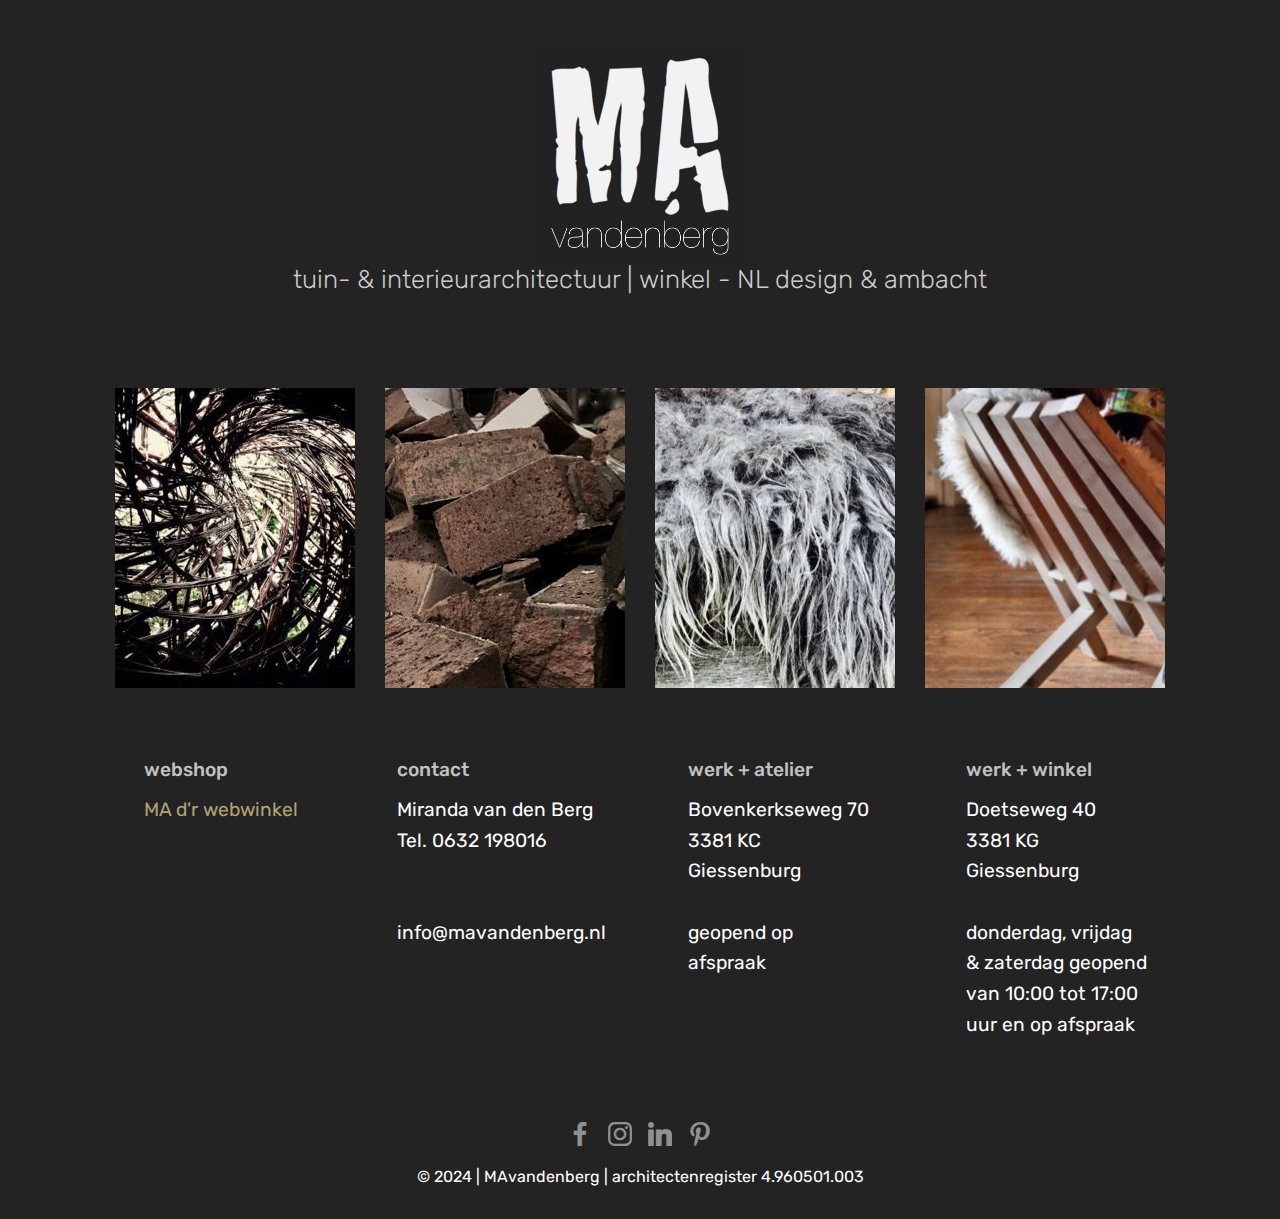
<file: index.html>
<!DOCTYPE html>
<html >
<head>
  <!-- Site made with Mobirise Website Builder v4.6.3, https://mobirise.com -->
  <meta charset="UTF-8">
  <meta http-equiv="X-UA-Compatible" content="IE=edge">
  <meta name="generator" content="Mobirise v4.6.3, mobirise.com">
  <meta name="viewport" content="width=device-width, initial-scale=1, minimum-scale=1">
  <link rel="shortcut icon" href="assets/images/logo4.png" type="image/x-icon">
  <meta name="description" content="">
  <title>Home</title>
  <link rel="stylesheet" href="assets/tether/tether.min.css">
  <link rel="stylesheet" href="assets/bootstrap/css/bootstrap.min.css">
  <link rel="stylesheet" href="assets/bootstrap/css/bootstrap-grid.min.css">
  <link rel="stylesheet" href="assets/bootstrap/css/bootstrap-reboot.min.css">
  <link rel="stylesheet" href="assets/socicon/css/styles.css">
  <link rel="stylesheet" href="assets/theme/css/style.css">
  <link rel="stylesheet" href="assets/mobirise/css/mbr-additional.css" type="text/css">
  
  
  
</head>
<body>
  <section class="cid-qIODR3g52d" id="image1-z">

    

    <figure class="mbr-figure container">
            <div class="image-block" style="width: 20%;">
                <a href="index.html"><img src="assets/images/fullsizeoutput-18d-1743x1743.jpg" width="1400" alt="Mobirise" title=""></a>
                <figcaption class="mbr-figure-caption mbr-figure-caption-over">
                    <div class="container pb-5 mbr-white align-center mbr-fonts-style display-4"></div>
                </figcaption>
            </div>
    </figure>
</section>

<section class="engine"><a href="https://mobirise.ws/i">build own website</a></section><section class="mbr-section content4 cid-qNZGIocp6Q" id="content4-2f">

    

    <div class="container">
        <div class="media-container-row">
            <div class="title col-12 col-md-8">
                <h2 class="align-center pb-3 mbr-fonts-style display-2">tuin- &amp; interieurarchitectuur | winkel - NL design &amp; ambacht<br></h2>
                
                
            </div>
        </div>
    </div>
</section>

<section class="features15 cid-qIOAN2a0gQ" id="features15-y">

    

    
    <div class="container">
        
        

        <div class="media-container-row container pt-5 mt-2">

            <div class="col-12 col-md-6 mb-4 col-lg-3">
                <div class="card flip-card p-5 align-center">
                    <div class="card-front card_cont">
                        <img src="assets/images/img-4177-2-1-240x300.jpg" alt="Mobirise" title="">
                    </div>
                    <div class="card_back card_cont">
                        <h4 class="card-title display-5 py-2 mbr-fonts-style">
                            tuin<br><br></h4>
                        <p class="mbr-text mbr-fonts-style display-1"><a href="page1.html" class="text-white">+</a><br><br></p>
                    </div>
                </div>
            </div>

            <div class="col-12 col-md-6 mb-4 col-lg-3">
                
                <div class="card flip-card p-5 align-center">
                    <div class="card-front card_cont">
                        <img src="assets/images/20915191-331278400633062-2199547435757876548-n-1-263x350.jpg" alt="Mobirise" title="">
                    </div>
                    <div class="card_back card_cont">
                        <h4 class="card-title py-2 mbr-fonts-style display-5">
                            interieur<br><br></h4>
                        <p class="mbr-text mbr-fonts-style display-1"><a href="page2.html" class="text-white">+</a></p>
                    </div>
                </div>
            </div>
            
            <div class="col-12 col-md-6 mb-4 col-lg-3">
                <div class="card flip-card p-5 align-center">
                    <div class="card-front card_cont">
                        <img src="assets/images/img-4159-2-1-240x300.jpg" alt="Mobirise" title="">
                    </div>
                    <div class="card_back card_cont">
                        <h4 class="card-title py-2 mbr-fonts-style display-5">
                            viltwerk</h4>
                        <p class="mbr-text mbr-fonts-style display-1"><a href="page3.html" class="text-white">+</a></p>
                    </div>
                </div> 
            </div>

            <div class="col-12 col-md-6 mb-4 col-lg-3">
                <div class="card flip-card p-5 align-center">
                    <div class="card-front card_cont">
                        <img src="assets/images/schermafbeelding-2017-12-26-om-14.59.20-462x462.jpg" alt="Mobirise" title="">
                    </div>
                    <div class="card_back card_cont">
                        <h4 class="card-title py-2 mbr-fonts-style display-5">
                            winkel&nbsp;<br></h4>
                        <p class="mbr-text mbr-fonts-style display-1"><a href="https://mavandenberg.nl" class="text-white" target="_blank">+</a></p>
                    </div>
                </div> 
            </div>
        </div>
</div></section>

<section class="features4 cid-rwmTdTkMve" id="features4-2n">
    
         

    
    <div class="container">
        <div class="media-container-row">
            <div class="card p-3 col-12 col-md-6 col-lg-3">
                <div class="card-wrapper media-container-row media-container-row">
                    <div class="card-box">
                        <h4 class="card-title pb-3 mbr-fonts-style display-5">webshop<br></h4>
                        <p class="mbr-text mbr-fonts-style display-5"><a href="https://mavandenberg.nl" target="_blank" class="text-danger">MA d'r webwinkel</a>&nbsp; <br>&nbsp; &nbsp; &nbsp; &nbsp; &nbsp; &nbsp;</p>
                    </div>
                </div>
            </div>

            <div class="card p-3 col-12 col-md-6 col-12 col-md-6 col-lg-3">
                <div class="card-wrapper media-container-row">
                    <div class="card-box">
                        <h4 class="card-title pb-3 mbr-fonts-style display-5">contact</h4>
                        <p class="mbr-text mbr-fonts-style display-5">Miranda van den Berg<br>Tel. 0632 198016<br><br><br><a href="mailto:info@mavandenberg.nl" class="text-white">info@mavandenberg.nl</a></p>
                    </div>
                </div>
            </div>

            <div class="card p-3 col-12 col-md-6 col-lg-3">
                <div class="card-wrapper media-container-row">
                    <div class="card-box">
                        <h4 class="card-title pb-3 mbr-fonts-style display-5">werk + atelier &nbsp; &nbsp; &nbsp; &nbsp; &nbsp; &nbsp;</h4>
                        <p class="mbr-text mbr-fonts-style display-5">Bovenkerkseweg 70<br>3381 KC Giessenburg<br><br>geopend op afspraak</p>
                    </div>
                </div>
            </div>

            <div class="card p-3 col-12 col-md-6 col-lg-3">
                <div class="card-wrapper media-container-row">
                    <div class="card-box">
                        <h4 class="card-title pb-3 mbr-fonts-style display-5">werk + winkel</h4>
                        <p class="mbr-text mbr-fonts-style display-5">Doetseweg 40<br>3381 KG Giessenburg<br><br>donderdag, vrijdag &amp; zaterdag geopend van 10:00 tot 17:00 uur en op afspraak</p>
                    </div>
                </div>
            </div>
        </div>
    </div>
</section>

<section once="" class="cid-qIfIAfzo6a" id="footer7-v">

    

    

    <div class="container">
        <div class="media-container-row align-center mbr-white">
            
            <div class="row social-row">
                <div class="social-list align-right pb-2">
                    
                    
                    
                    
                    
                    
                <div class="soc-item">
                        <a href="https://www.facebook.com/ma.vandenberg.1" target="_blank">
                            <span class="mbr-iconfont mbr-iconfont-social socicon-facebook socicon"></span>
                        </a>
                    </div><div class="soc-item">
                        <a href="https://www.instagram.com/mavandenberg.nl/" target="_blank">
                            <span class="mbr-iconfont mbr-iconfont-social socicon-instagram socicon"></span>
                        </a>
                    </div><div class="soc-item">
                        <a href="https://www.linkedin.com/in/miranda-van-den-berg-boer-13a594133/" target="_blank">
                            <span class="mbr-iconfont mbr-iconfont-social socicon-linkedin socicon"></span>
                        </a>
                    </div><div class="soc-item">
                        <a href="https://www.pinterest.com/ma6462/" target="_blank">
                            <span class="mbr-iconfont mbr-iconfont-social socicon-pinterest socicon"></span>
                        </a>
                    </div></div>
            </div>
            <div class="row row-copirayt">
                <p class="mbr-text mb-0 mbr-fonts-style mbr-white align-center display-7">
                    © 2024 | MAvandenberg | architectenregister&nbsp;4.960501.003</p>
            </div>
        </div>
    </div>
</section>


  <script src="assets/web/assets/jquery/jquery.min.js"></script>
  <script src="assets/popper/popper.min.js"></script>
  <script src="assets/tether/tether.min.js"></script>
  <script src="assets/bootstrap/js/bootstrap.min.js"></script>
  <script src="assets/smoothscroll/smooth-scroll.js"></script>
  <script src="assets/mbr-flip-card/mbr-flip-card.js"></script>
  <script src="assets/theme/js/script.js"></script>
  
  
</body>
</html>
</file>
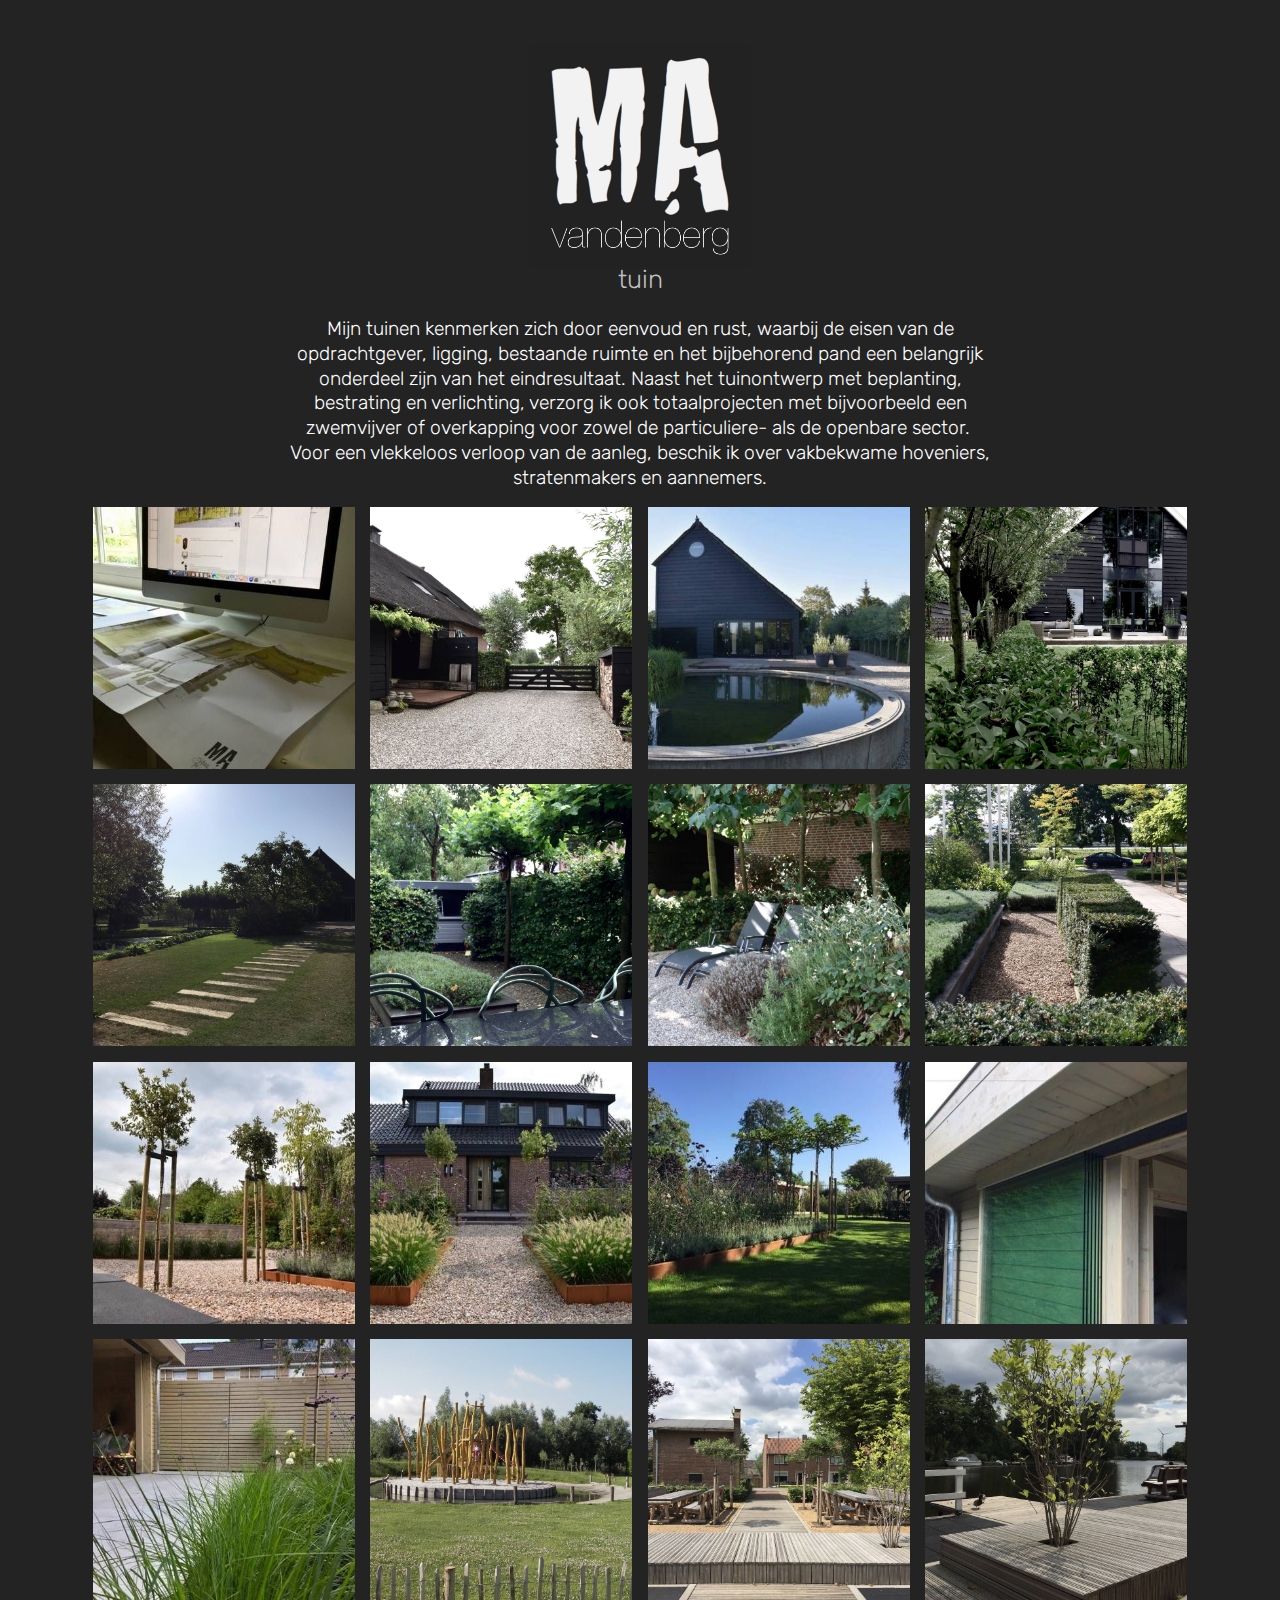
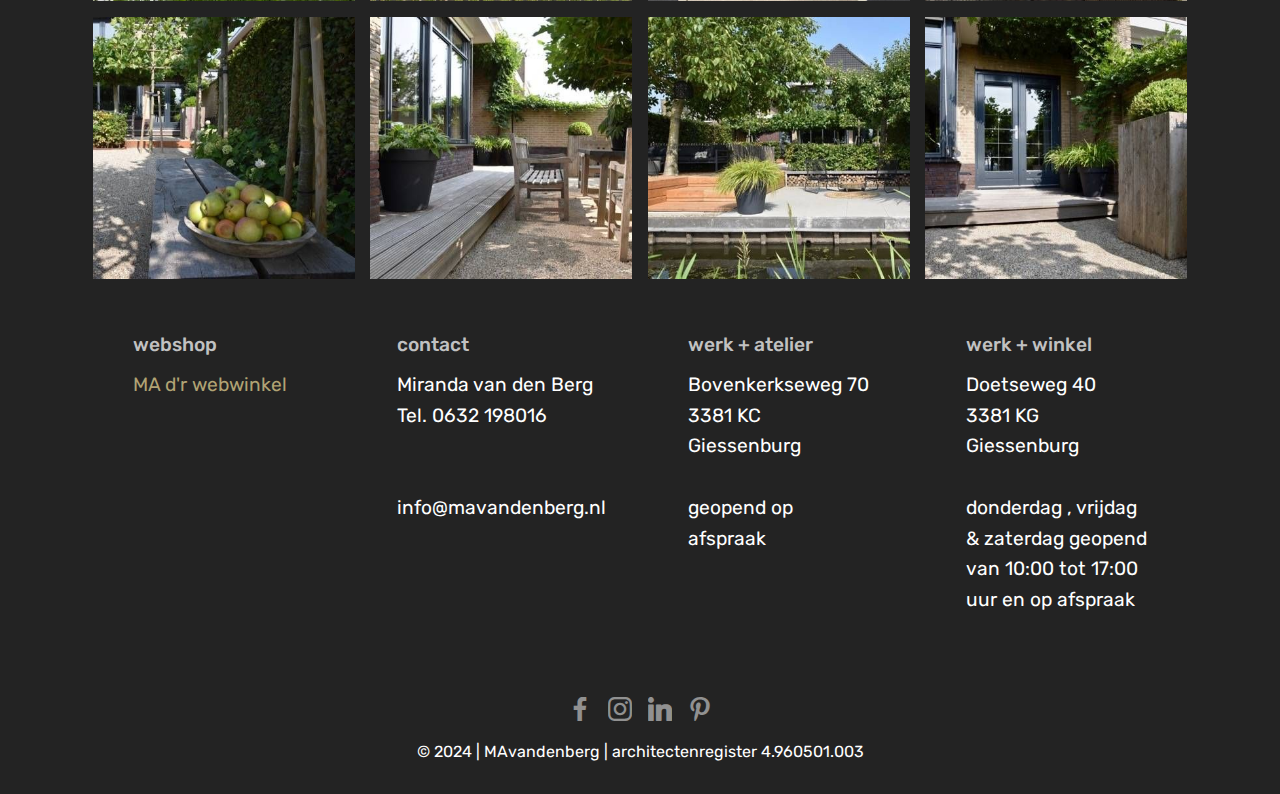
<file: page1.html>
<!DOCTYPE html>
<html >
<head>
  <!-- Site made with Mobirise Website Builder v4.6.3, https://mobirise.com -->
  <meta charset="UTF-8">
  <meta http-equiv="X-UA-Compatible" content="IE=edge">
  <meta name="generator" content="Mobirise v4.6.3, mobirise.com">
  <meta name="viewport" content="width=device-width, initial-scale=1, minimum-scale=1">
  <link rel="shortcut icon" href="assets/images/logo4.png" type="image/x-icon">
  <meta name="description" content="">
  <title>tuin</title>
  <link rel="stylesheet" href="assets/web/assets/mobirise-icons/mobirise-icons.css">
  <link rel="stylesheet" href="assets/tether/tether.min.css">
  <link rel="stylesheet" href="assets/bootstrap/css/bootstrap.min.css">
  <link rel="stylesheet" href="assets/bootstrap/css/bootstrap-grid.min.css">
  <link rel="stylesheet" href="assets/bootstrap/css/bootstrap-reboot.min.css">
  <link rel="stylesheet" href="assets/socicon/css/styles.css">
  <link rel="stylesheet" href="assets/theme/css/style.css">
  <link rel="stylesheet" href="assets/gallery/style.css">
  <link rel="stylesheet" href="assets/mobirise/css/mbr-additional.css" type="text/css">
  
  
  
</head>
<body>
  <section class="cid-qIUqYxnoPF" id="image1-18">

    

    <figure class="mbr-figure container">
            <div class="image-block" style="width: 20%;">
                <a href="index.html"><img src="assets/images/fullsizeoutput-18d-1743x1743.jpg" width="1400" alt="Mobirise" title=""></a>
                
            </div>
    </figure>
</section>

<section class="engine"><a href="https://mobirise.ws/j">design own website</a></section><section class="mbr-section content4 cid-qNZIlE3U2F" id="content4-2g">

    

    <div class="container">
        <div class="media-container-row">
            <div class="title col-12 col-md-8">
                <h2 class="align-center pb-3 mbr-fonts-style display-2">tuin</h2>
                <h3 class="mbr-section-subtitle align-center mbr-light mbr-fonts-style display-5">Mijn tuinen kenmerken zich door eenvoud en rust, waarbij de eisen van de opdrachtgever, ligging, bestaande ruimte en het bijbehorend pand een belangrijk onderdeel zijn van het eindresultaat. Naast het tuinontwerp met beplanting, bestrating en verlichting, verzorg ik ook totaalprojecten met bijvoorbeeld een zwemvijver of overkapping voor zowel de particuliere- als de openbare sector.&nbsp;<br>Voor een vlekkeloos verloop van de aanleg, beschik ik over vakbekwame hoveniers, stratenmakers en aannemers.</h3>
                
            </div>
        </div>
    </div>
</section>

<section class="mbr-gallery mbr-slider-carousel cid-qNTVVUpefT" id="gallery2-2c">

    

    <div class="container">
        <div><!-- Filter --><!-- Gallery --><div class="mbr-gallery-row"><div class="mbr-gallery-layout-default"><div><div><div class="mbr-gallery-item mbr-gallery-item--p1" data-video-url="false" data-tags="Awesome"><div href="#lb-gallery2-2c" data-slide-to="0" data-toggle="modal"><img src="assets/images/img-1984-400x400-400x400.jpg" alt=""><span class="icon-focus"></span></div></div><div class="mbr-gallery-item mbr-gallery-item--p1" data-video-url="false" data-tags="Awesome"><div href="#lb-gallery2-2c" data-slide-to="1" data-toggle="modal"><img src="assets/images/img-4110-2000x2000-800x800.jpg" alt=""><span class="icon-focus"></span></div></div><div class="mbr-gallery-item mbr-gallery-item--p1" data-video-url="false" data-tags="Animated"><div href="#lb-gallery2-2c" data-slide-to="2" data-toggle="modal"><img src="assets/images/img-7221-400x400-400x400.jpg" alt=""><span class="icon-focus"></span></div></div><div class="mbr-gallery-item mbr-gallery-item--p1" data-video-url="false" data-tags="Awesome"><div href="#lb-gallery2-2c" data-slide-to="3" data-toggle="modal"><img src="assets/images/img-8071-1748x1748-800x800.jpg" alt=""><span class="icon-focus"></span></div></div><div class="mbr-gallery-item mbr-gallery-item--p1" data-video-url="false" data-tags="Animated"><div href="#lb-gallery2-2c" data-slide-to="4" data-toggle="modal"><img src="assets/images/fullsizeoutput-186-2000x2000-800x800.jpg" alt=""><span class="icon-focus"></span></div></div><div class="mbr-gallery-item mbr-gallery-item--p1" data-video-url="false" data-tags="Awesome"><div href="#lb-gallery2-2c" data-slide-to="5" data-toggle="modal"><img src="assets/images/img-4132-1988x1988-800x800.jpg" alt=""><span class="icon-focus"></span></div></div><div class="mbr-gallery-item mbr-gallery-item--p1" data-video-url="false" data-tags="Animated"><div href="#lb-gallery2-2c" data-slide-to="6" data-toggle="modal"><img src="assets/images/img-4186-1881x1881-800x800.jpg" alt=""><span class="icon-focus"></span></div></div><div class="mbr-gallery-item mbr-gallery-item--p1" data-video-url="false" data-tags="Responsive"><div href="#lb-gallery2-2c" data-slide-to="7" data-toggle="modal"><img src="assets/images/img-4141-1881x1881-800x800.jpg" alt=""><span class="icon-focus"></span></div></div><div class="mbr-gallery-item mbr-gallery-item--p1" data-video-url="false" data-tags="Animated"><div href="#lb-gallery2-2c" data-slide-to="8" data-toggle="modal"><img src="assets/images/img-2353-400x400-400x400.jpg" alt=""><span class="icon-focus"></span></div></div><div class="mbr-gallery-item mbr-gallery-item--p1" data-video-url="false" data-tags="Animated"><div href="#lb-gallery2-2c" data-slide-to="9" data-toggle="modal"><img src="assets/images/img-2380-400x400-400x400.jpg" alt=""><span class="icon-focus"></span></div></div><div class="mbr-gallery-item mbr-gallery-item--p1" data-video-url="false" data-tags="Animated"><div href="#lb-gallery2-2c" data-slide-to="10" data-toggle="modal"><img src="assets/images/img-2624-400x400-400x400.jpg" alt=""><span class="icon-focus"></span></div></div><div class="mbr-gallery-item mbr-gallery-item--p1" data-video-url="false" data-tags="Animated"><div href="#lb-gallery2-2c" data-slide-to="11" data-toggle="modal"><img src="assets/images/img-2107-400x400-400x400.jpg" alt=""><span class="icon-focus"></span></div></div><div class="mbr-gallery-item mbr-gallery-item--p1" data-video-url="false" data-tags="Animated"><div href="#lb-gallery2-2c" data-slide-to="12" data-toggle="modal"><img src="assets/images/img-2109-400x400-400x400.jpg" alt=""><span class="icon-focus"></span></div></div><div class="mbr-gallery-item mbr-gallery-item--p1" data-video-url="false" data-tags="Animated"><div href="#lb-gallery2-2c" data-slide-to="13" data-toggle="modal"><img src="assets/images/fullsizeoutput-185-1920x1920-800x800.jpg" alt=""><span class="icon-focus"></span></div></div><div class="mbr-gallery-item mbr-gallery-item--p1" data-video-url="false" data-tags="Animated"><div href="#lb-gallery2-2c" data-slide-to="14" data-toggle="modal"><img src="assets/images/fullsizeoutput-14a-2000x2000-800x800.jpg" alt=""><span class="icon-focus"></span></div></div><div class="mbr-gallery-item mbr-gallery-item--p1" data-video-url="false" data-tags="Animated"><div href="#lb-gallery2-2c" data-slide-to="15" data-toggle="modal"><img src="assets/images/fullsizeoutput-149-2000x2000-800x800.jpg" alt=""><span class="icon-focus"></span></div></div><div class="mbr-gallery-item mbr-gallery-item--p1" data-video-url="false" data-tags="Animated"><div href="#lb-gallery2-2c" data-slide-to="16" data-toggle="modal"><img src="assets/images/img-2474-400x400-400x400.jpg" alt=""><span class="icon-focus"></span></div></div><div class="mbr-gallery-item mbr-gallery-item--p1" data-video-url="false" data-tags="Animated"><div href="#lb-gallery2-2c" data-slide-to="17" data-toggle="modal"><img src="assets/images/img-2486-400x400-400x400.jpg" alt=""><span class="icon-focus"></span></div></div><div class="mbr-gallery-item mbr-gallery-item--p1" data-video-url="false" data-tags="Animated"><div href="#lb-gallery2-2c" data-slide-to="18" data-toggle="modal"><img src="assets/images/img-2512-400x400-400x400.jpg" alt=""><span class="icon-focus"></span></div></div><div class="mbr-gallery-item mbr-gallery-item--p1" data-video-url="false" data-tags="Animated"><div href="#lb-gallery2-2c" data-slide-to="19" data-toggle="modal"><img src="assets/images/img-2490-400x400-400x400.jpg" alt=""><span class="icon-focus"></span></div></div></div></div><div class="clearfix"></div></div></div><!-- Lightbox --><div data-app-prevent-settings="" class="mbr-slider modal fade carousel slide" tabindex="-1" data-keyboard="true" data-interval="false" id="lb-gallery2-2c"><div class="modal-dialog"><div class="modal-content"><div class="modal-body"><div class="carousel-inner"><div class="carousel-item"><img src="assets/images/img-1984-400x400.jpg" alt=""></div><div class="carousel-item"><img src="assets/images/img-4110-2000x2000.jpg" alt=""></div><div class="carousel-item"><img src="assets/images/img-7221-400x400.jpg" alt=""></div><div class="carousel-item"><img src="assets/images/img-8071-1748x1748.jpg" alt=""></div><div class="carousel-item"><img src="assets/images/fullsizeoutput-186-2000x2000.jpg" alt=""></div><div class="carousel-item"><img src="assets/images/img-4132-1988x1988.jpg" alt=""></div><div class="carousel-item"><img src="assets/images/img-4186-1881x1881.jpg" alt=""></div><div class="carousel-item"><img src="assets/images/img-4141-1881x1881.jpg" alt=""></div><div class="carousel-item"><img src="assets/images/img-2353-400x400.jpg" alt=""></div><div class="carousel-item"><img src="assets/images/img-2380-400x400.jpg" alt=""></div><div class="carousel-item"><img src="assets/images/img-2624-400x400.jpg" alt=""></div><div class="carousel-item"><img src="assets/images/img-2107-400x400.jpg" alt=""></div><div class="carousel-item"><img src="assets/images/img-2109-400x400.jpg" alt=""></div><div class="carousel-item"><img src="assets/images/fullsizeoutput-185-1920x1920.jpg" alt=""></div><div class="carousel-item"><img src="assets/images/fullsizeoutput-14a-2000x2000.jpg" alt=""></div><div class="carousel-item"><img src="assets/images/fullsizeoutput-149-2000x2000.jpg" alt=""></div><div class="carousel-item"><img src="assets/images/img-2474-400x400.jpg" alt=""></div><div class="carousel-item"><img src="assets/images/img-2486-400x400.jpg" alt=""></div><div class="carousel-item"><img src="assets/images/img-2512-400x400.jpg" alt=""></div><div class="carousel-item active"><img src="assets/images/img-2490-400x400.jpg" alt=""></div></div><a class="carousel-control carousel-control-prev" role="button" data-slide="prev" href="#lb-gallery2-2c"><span class="mbri-left mbr-iconfont" aria-hidden="true"></span><span class="sr-only">Previous</span></a><a class="carousel-control carousel-control-next" role="button" data-slide="next" href="#lb-gallery2-2c"><span class="mbri-right mbr-iconfont" aria-hidden="true"></span><span class="sr-only">Next</span></a><a class="close" href="#" role="button" data-dismiss="modal"><span class="sr-only">Close</span></a></div></div></div></div></div>
    </div>

</section>

<section class="features4 cid-qIUqYyf2cR" id="features4-1a">
    
         

    
    <div class="container">
        <div class="media-container-row">
            <div class="card p-3 col-12 col-md-6 col-lg-3">
                <div class="card-wrapper media-container-row media-container-row">
                    <div class="card-box">
                        <h4 class="card-title pb-3 mbr-fonts-style display-5">webshop</h4>
                        <p class="mbr-text mbr-fonts-style display-5"><a href="https://mavandenberg.nl" target="_blank" class="text-danger">MA d'r webwinkel</a>&nbsp; &nbsp; &nbsp; &nbsp; &nbsp; &nbsp; &nbsp;</p>
                    </div>
                </div>
            </div>

            <div class="card p-3 col-12 col-md-6 col-12 col-md-6 col-lg-3">
                <div class="card-wrapper media-container-row">
                    <div class="card-box">
                        <h4 class="card-title pb-3 mbr-fonts-style display-5">contact</h4>
                        <p class="mbr-text mbr-fonts-style display-5">Miranda van den Berg<br>Tel. 0632 198016<br><br><br><a href="mailto:info@mavandenberg.nl" class="text-white">info@mavandenberg.nl</a></p>
                    </div>
                </div>
            </div>

            <div class="card p-3 col-12 col-md-6 col-lg-3">
                <div class="card-wrapper media-container-row">
                    <div class="card-box">
                        <h4 class="card-title pb-3 mbr-fonts-style display-5">werk + atelier &nbsp; &nbsp; &nbsp; &nbsp;&nbsp;</h4>
                        <p class="mbr-text mbr-fonts-style display-5">Bovenkerkseweg 70<br>3381 KC Giessenburg<br><br>geopend op afspraak</p>
                    </div>
                </div>
            </div>

            <div class="card p-3 col-12 col-md-6 col-lg-3">
                <div class="card-wrapper media-container-row">
                    <div class="card-box">
                        <h4 class="card-title pb-3 mbr-fonts-style display-5">werk + winkel&nbsp;</h4>
                        <p class="mbr-text mbr-fonts-style display-5">Doetseweg 40<br>3381 KG Giessenburg<br><br>donderdag , vrijdag &amp; zaterdag geopend van 10:00 tot 17:00 uur en op afspraak</p>
                    </div>
                </div>
            </div>
        </div>
    </div>
</section>

<section once="" class="cid-qIUqYyHoaz" id="footer7-1b">

    

    

    <div class="container">
        <div class="media-container-row align-center mbr-white">
            
            <div class="row social-row">
                <div class="social-list align-right pb-2">
                    
                    
                    
                    
                    
                    
                <div class="soc-item">
                        <a href="https://www.facebook.com/ma.vandenberg.1" target="_blank">
                            <span class="mbr-iconfont mbr-iconfont-social socicon-facebook socicon"></span>
                        </a>
                    </div><div class="soc-item">
                        <a href="https://www.instagram.com/mavandenberg.nl/" target="_blank">
                            <span class="mbr-iconfont mbr-iconfont-social socicon-instagram socicon"></span>
                        </a>
                    </div><div class="soc-item">
                        <a href="https://www.linkedin.com/in/miranda-van-den-berg-boer-13a594133/" target="_blank">
                            <span class="mbr-iconfont mbr-iconfont-social socicon-linkedin socicon"></span>
                        </a>
                    </div><div class="soc-item">
                        <a href="https://www.pinterest.com/ma6462/" target="_blank">
                            <span class="mbr-iconfont mbr-iconfont-social socicon-pinterest socicon"></span>
                        </a>
                    </div></div>
            </div>
            <div class="row row-copirayt">
                <p class="mbr-text mb-0 mbr-fonts-style mbr-white align-center display-7">
                    © 2024 | MAvandenberg | architectenregister&nbsp;4.960501.003</p>
            </div>
        </div>
    </div>
</section>


  <script src="assets/web/assets/jquery/jquery.min.js"></script>
  <script src="assets/popper/popper.min.js"></script>
  <script src="assets/tether/tether.min.js"></script>
  <script src="assets/bootstrap/js/bootstrap.min.js"></script>
  <script src="assets/smoothscroll/smooth-scroll.js"></script>
  <script src="assets/bootstrapcarouselswipe/bootstrap-carousel-swipe.js"></script>
  <script src="assets/vimeoplayer/jquery.mb.vimeo_player.js"></script>
  <script src="assets/masonry/masonry.pkgd.min.js"></script>
  <script src="assets/imagesloaded/imagesloaded.pkgd.min.js"></script>
  <script src="assets/theme/js/script.js"></script>
  <script src="assets/gallery/player.min.js"></script>
  <script src="assets/gallery/script.js"></script>
  <script src="assets/slidervideo/script.js"></script>
  
  
</body>
</html>
</file>
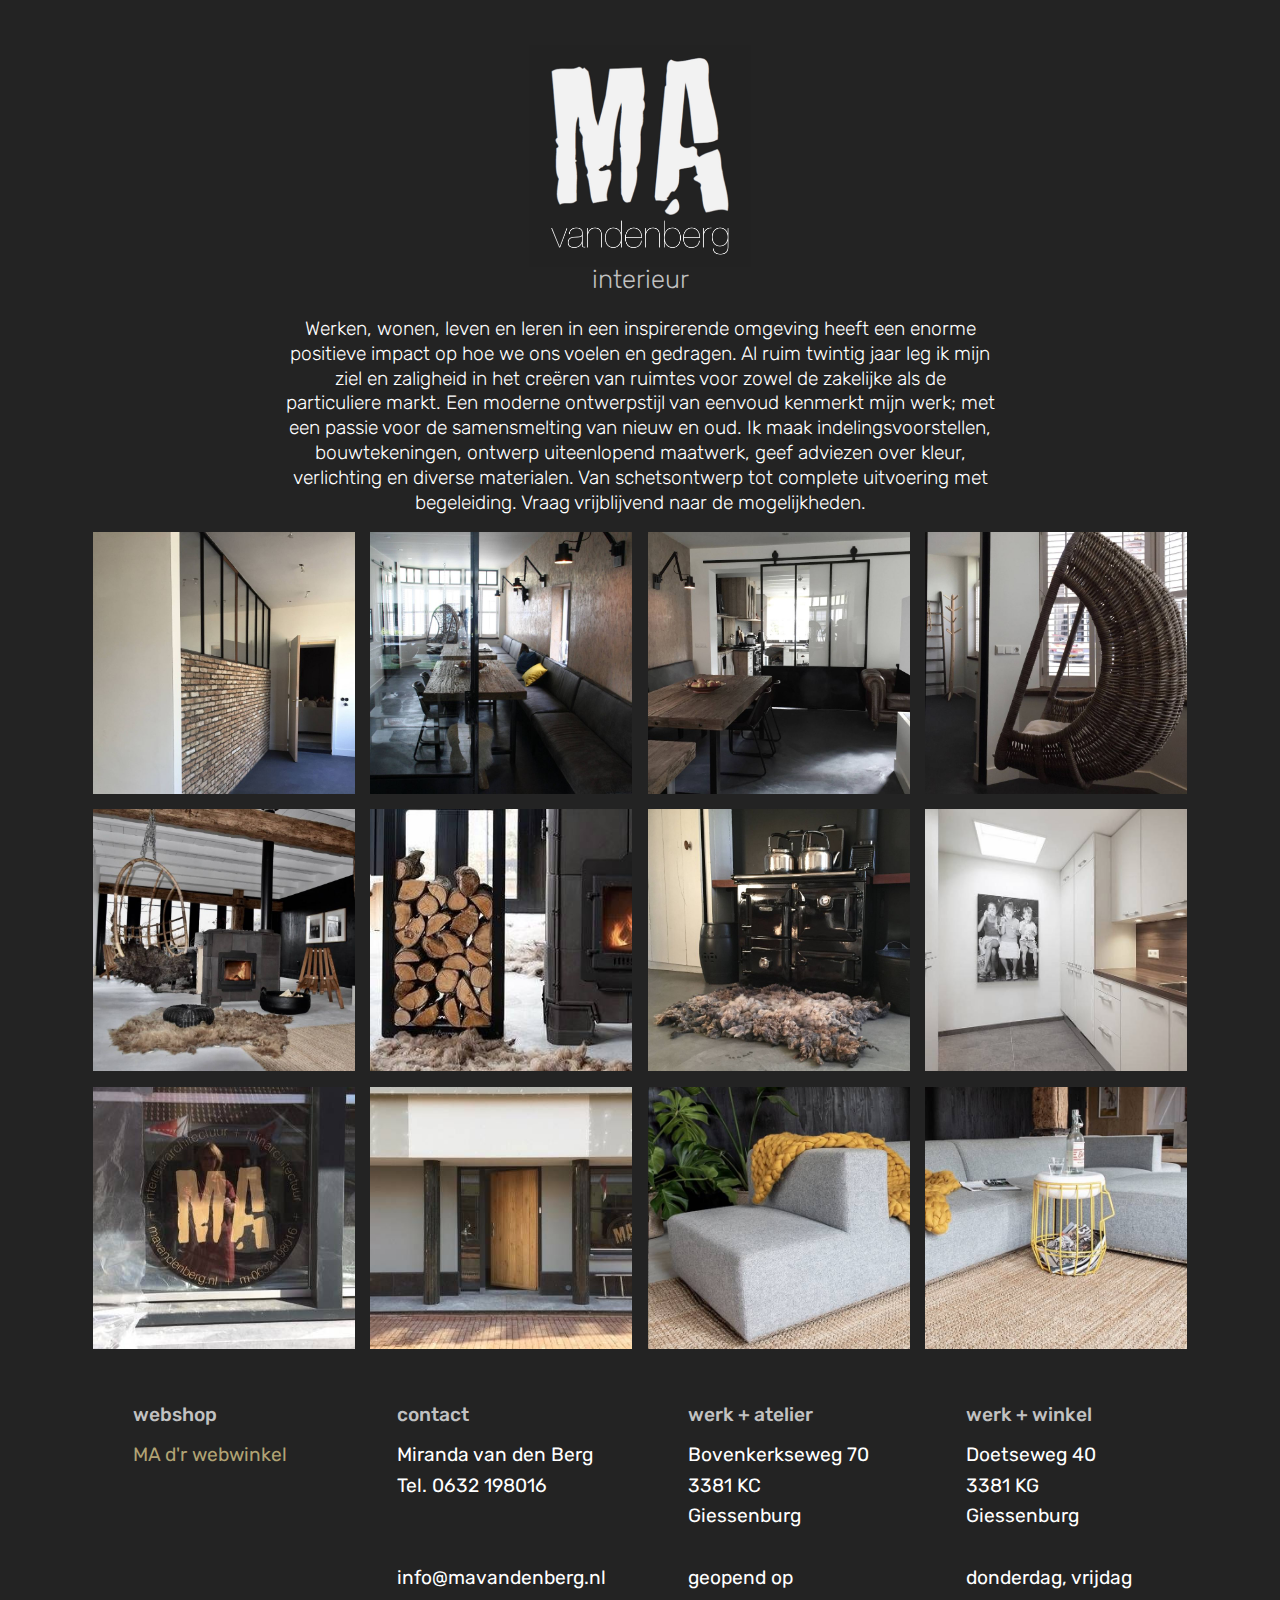
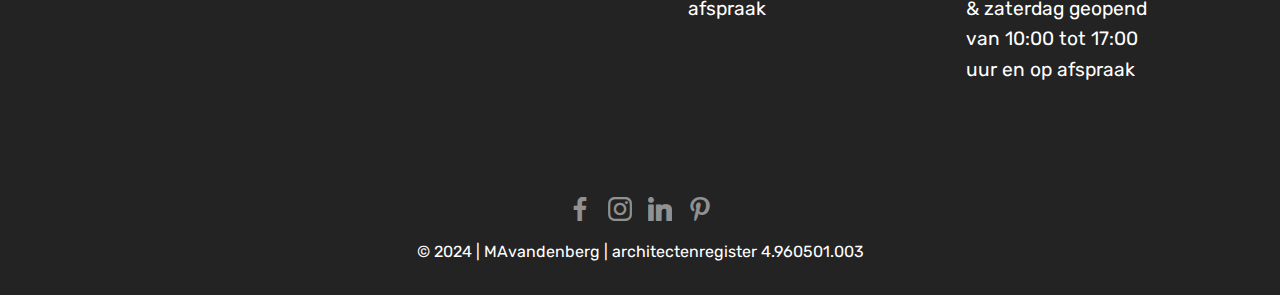
<file: page2.html>
<!DOCTYPE html>
<html >
<head>
  <!-- Site made with Mobirise Website Builder v4.6.3, https://mobirise.com -->
  <meta charset="UTF-8">
  <meta http-equiv="X-UA-Compatible" content="IE=edge">
  <meta name="generator" content="Mobirise v4.6.3, mobirise.com">
  <meta name="viewport" content="width=device-width, initial-scale=1, minimum-scale=1">
  <link rel="shortcut icon" href="assets/images/logo4.png" type="image/x-icon">
  <meta name="description" content="">
  <title>interieur</title>
  <link rel="stylesheet" href="assets/web/assets/mobirise-icons/mobirise-icons.css">
  <link rel="stylesheet" href="assets/tether/tether.min.css">
  <link rel="stylesheet" href="assets/bootstrap/css/bootstrap.min.css">
  <link rel="stylesheet" href="assets/bootstrap/css/bootstrap-grid.min.css">
  <link rel="stylesheet" href="assets/bootstrap/css/bootstrap-reboot.min.css">
  <link rel="stylesheet" href="assets/socicon/css/styles.css">
  <link rel="stylesheet" href="assets/theme/css/style.css">
  <link rel="stylesheet" href="assets/gallery/style.css">
  <link rel="stylesheet" href="assets/mobirise/css/mbr-additional.css" type="text/css">
  
  
  
</head>
<body>
  <section class="cid-qIUAPEYl3e" id="image1-1u">

    

    <figure class="mbr-figure container">
            <div class="image-block" style="width: 20%;">
                <a href="index.html"><img src="assets/images/fullsizeoutput-18d-1743x1743.jpg" width="1400" alt="Mobirise" title=""></a>
                
            </div>
    </figure>
</section>

<section class="engine"><a href="https://mobirise.ws/g">create own website</a></section><section class="mbr-section content4 cid-qNZO7fyoYa" id="content4-2i">

    

    <div class="container">
        <div class="media-container-row">
            <div class="title col-12 col-md-8">
                <h2 class="align-center pb-3 mbr-fonts-style display-2">interieur</h2>
                <h3 class="mbr-section-subtitle align-center mbr-light mbr-fonts-style display-5">Werken, wonen, leven en leren in een inspirerende omgeving heeft een enorme positieve impact op hoe we ons voelen en gedragen. Al ruim twintig jaar leg ik mijn ziel en zaligheid in het creëren van ruimtes voor zowel de zakelijke als de particuliere markt. Een moderne ontwerpstijl van eenvoud kenmerkt mijn werk; met een passie voor de samensmelting van nieuw en oud. Ik maak indelingsvoorstellen, bouwtekeningen, ontwerp uiteenlopend maatwerk, geef adviezen over kleur, verlichting en diverse materialen. Van schetsontwerp tot complete uitvoering met begeleiding. Vraag vrijblijvend naar de mogelijkheden.</h3>
                
            </div>
        </div>
    </div>
</section>

<section class="mbr-gallery mbr-slider-carousel cid-qIUAPFtcvu" id="gallery2-1w">

    

    <div class="container">
        <div><!-- Filter --><!-- Gallery --><div class="mbr-gallery-row"><div class="mbr-gallery-layout-default"><div><div><div class="mbr-gallery-item mbr-gallery-item--p1" data-video-url="false" data-tags="Creative"><div href="#lb-gallery2-1w" data-slide-to="0" data-toggle="modal"><img src="assets/images/fullsizeoutput-161-2000x2000-800x800.jpg" alt=""><span class="icon-focus"></span></div></div><div class="mbr-gallery-item mbr-gallery-item--p1" data-video-url="false" data-tags="Creative"><div href="#lb-gallery2-1w" data-slide-to="1" data-toggle="modal"><img src="assets/images/img-4191-1999x1999-800x800.jpg" alt=""><span class="icon-focus"></span></div></div><div class="mbr-gallery-item mbr-gallery-item--p1" data-video-url="false" data-tags="Creative"><div href="#lb-gallery2-1w" data-slide-to="2" data-toggle="modal"><img src="assets/images/fullsizeoutput-152-2000x2000-800x800.jpg" alt=""><span class="icon-focus"></span></div></div><div class="mbr-gallery-item mbr-gallery-item--p1" data-video-url="false" data-tags="Creative"><div href="#lb-gallery2-1w" data-slide-to="3" data-toggle="modal"><img src="assets/images/fullsizeoutput-155-2000x2000-800x800.jpg" alt=""><span class="icon-focus"></span></div></div><div class="mbr-gallery-item mbr-gallery-item--p1" data-video-url="false" data-tags="Creative"><div href="#lb-gallery2-1w" data-slide-to="4" data-toggle="modal"><img src="assets/images/fullsizeoutput-b94-1019x1019-800x800.jpg" alt=""><span class="icon-focus"></span></div></div><div class="mbr-gallery-item mbr-gallery-item--p1" data-video-url="false" data-tags="Creative"><div href="#lb-gallery2-1w" data-slide-to="5" data-toggle="modal"><img src="assets/images/51623769-1609944782375304-2390033240882671289-n-320x320-320x320.jpg" alt=""><span class="icon-focus"></span></div></div><div class="mbr-gallery-item mbr-gallery-item--p1" data-video-url="false" data-tags="Creative"><div href="#lb-gallery2-1w" data-slide-to="6" data-toggle="modal"><img src="assets/images/fullsizeoutput-165-2000x2000-800x800.jpg" alt=""><span class="icon-focus"></span></div></div><div class="mbr-gallery-item mbr-gallery-item--p1" data-video-url="false" data-tags="Creative"><div href="#lb-gallery2-1w" data-slide-to="7" data-toggle="modal"><img src="assets/images/fullsizeoutput-171-595x595-595x595.jpg" alt=""><span class="icon-focus"></span></div></div><div class="mbr-gallery-item mbr-gallery-item--p1" data-video-url="false" data-tags="Creative"><div href="#lb-gallery2-1w" data-slide-to="8" data-toggle="modal"><img src="assets/images/img-2828-400x400-400x400.jpg" alt=""><span class="icon-focus"></span></div></div><div class="mbr-gallery-item mbr-gallery-item--p1" data-video-url="false" data-tags="Creative"><div href="#lb-gallery2-1w" data-slide-to="9" data-toggle="modal"><img src="assets/images/img-3071-400x400-400x400.jpg" alt=""><span class="icon-focus"></span></div></div><div class="mbr-gallery-item mbr-gallery-item--p1" data-video-url="false" data-tags="Creative"><div href="#lb-gallery2-1w" data-slide-to="10" data-toggle="modal"><img src="assets/images/fullsizeoutput-b95-600x600-600x600.jpg" alt=""><span class="icon-focus"></span></div></div><div class="mbr-gallery-item mbr-gallery-item--p1" data-video-url="false" data-tags="Creative"><div href="#lb-gallery2-1w" data-slide-to="11" data-toggle="modal"><img src="assets/images/fullsizeoutput-b96-600x600-600x600.jpg" alt=""><span class="icon-focus"></span></div></div></div></div><div class="clearfix"></div></div></div><!-- Lightbox --><div data-app-prevent-settings="" class="mbr-slider modal fade carousel slide" tabindex="-1" data-keyboard="true" data-interval="false" id="lb-gallery2-1w"><div class="modal-dialog"><div class="modal-content"><div class="modal-body"><div class="carousel-inner"><div class="carousel-item"><img src="assets/images/fullsizeoutput-161-2000x2000.jpg" alt=""></div><div class="carousel-item"><img src="assets/images/img-4191-1999x1999.jpg" alt=""></div><div class="carousel-item"><img src="assets/images/fullsizeoutput-152-2000x2000.jpg" alt=""></div><div class="carousel-item"><img src="assets/images/fullsizeoutput-155-2000x2000.jpg" alt=""></div><div class="carousel-item"><img src="assets/images/fullsizeoutput-b94-1019x1019.jpg" alt=""></div><div class="carousel-item"><img src="assets/images/51623769-1609944782375304-2390033240882671289-n-320x320.jpg" alt=""></div><div class="carousel-item"><img src="assets/images/fullsizeoutput-165-2000x2000.jpg" alt=""></div><div class="carousel-item"><img src="assets/images/fullsizeoutput-171-595x595.jpg" alt=""></div><div class="carousel-item active"><img src="assets/images/img-2828-400x400.jpg" alt=""></div><div class="carousel-item"><img src="assets/images/img-3071-400x400.jpg" alt=""></div><div class="carousel-item"><img src="assets/images/fullsizeoutput-b95-600x600.jpg" alt=""></div><div class="carousel-item"><img src="assets/images/fullsizeoutput-b96-600x600.jpg" alt=""></div></div><a class="carousel-control carousel-control-prev" role="button" data-slide="prev" href="#lb-gallery2-1w"><span class="mbri-left mbr-iconfont" aria-hidden="true"></span><span class="sr-only">Previous</span></a><a class="carousel-control carousel-control-next" role="button" data-slide="next" href="#lb-gallery2-1w"><span class="mbri-right mbr-iconfont" aria-hidden="true"></span><span class="sr-only">Next</span></a><a class="close" href="#" role="button" data-dismiss="modal"><span class="sr-only">Close</span></a></div></div></div></div></div>
    </div>

</section>

<section class="features4 cid-qIUAPGcO8C" id="features4-1x">
    
         

    
    <div class="container">
        <div class="media-container-row">
            <div class="card p-3 col-12 col-md-6 col-lg-3">
                <div class="card-wrapper media-container-row media-container-row">
                    <div class="card-box">
                        <h4 class="card-title pb-3 mbr-fonts-style display-5">webshop</h4>
                        <p class="mbr-text mbr-fonts-style display-5"><a href="https://mavandenberg.nl" target="_blank" class="text-danger">MA d'r webwinkel</a>&nbsp; &nbsp; &nbsp; &nbsp; &nbsp; &nbsp; &nbsp;</p>
                    </div>
                </div>
            </div>

            <div class="card p-3 col-12 col-md-6 col-12 col-md-6 col-lg-3">
                <div class="card-wrapper media-container-row">
                    <div class="card-box">
                        <h4 class="card-title pb-3 mbr-fonts-style display-5">contact</h4>
                        <p class="mbr-text mbr-fonts-style display-5">Miranda van den Berg<br>Tel. 0632 198016<br><br><br><a href="mailto:info@mavandenberg.nl" class="text-white">info@mavandenberg.nl</a></p>
                    </div>
                </div>
            </div>

            <div class="card p-3 col-12 col-md-6 col-lg-3">
                <div class="card-wrapper media-container-row">
                    <div class="card-box">
                        <h4 class="card-title pb-3 mbr-fonts-style display-5">werk + atelier &nbsp; &nbsp; &nbsp; &nbsp; &nbsp; &nbsp;</h4>
                        <p class="mbr-text mbr-fonts-style display-5">Bovenkerkseweg 70<br>3381 KC Giessenburg<br><br>geopend op afspraak</p>
                    </div>
                </div>
            </div>

            <div class="card p-3 col-12 col-md-6 col-lg-3">
                <div class="card-wrapper media-container-row">
                    <div class="card-box">
                        <h4 class="card-title pb-3 mbr-fonts-style display-5">werk + winkel</h4>
                        <p class="mbr-text mbr-fonts-style display-5">Doetseweg 40<br>3381 KG Giessenburg<br><br>donderdag, vrijdag &amp; zaterdag geopend van 10:00 tot 17:00 uur en op afspraak<br><br></p>
                    </div>
                </div>
            </div>
        </div>
    </div>
</section>

<section once="" class="cid-qIUAPGFdTm" id="footer7-1y">

    

    

    <div class="container">
        <div class="media-container-row align-center mbr-white">
            
            <div class="row social-row">
                <div class="social-list align-right pb-2">
                    
                    
                    
                    
                    
                    
                <div class="soc-item">
                        <a href="https://www.facebook.com/ma.vandenberg.1" target="_blank">
                            <span class="mbr-iconfont mbr-iconfont-social socicon-facebook socicon"></span>
                        </a>
                    </div><div class="soc-item">
                        <a href="https://www.instagram.com/mavandenberg.nl/" target="_blank">
                            <span class="mbr-iconfont mbr-iconfont-social socicon-instagram socicon"></span>
                        </a>
                    </div><div class="soc-item">
                        <a href="https://www.linkedin.com/in/miranda-van-den-berg-boer-13a594133/" target="_blank">
                            <span class="mbr-iconfont mbr-iconfont-social socicon-linkedin socicon"></span>
                        </a>
                    </div><div class="soc-item">
                        <a href="https://www.pinterest.com/ma6462/" target="_blank">
                            <span class="mbr-iconfont mbr-iconfont-social socicon-pinterest socicon"></span>
                        </a>
                    </div></div>
            </div>
            <div class="row row-copirayt">
                <p class="mbr-text mb-0 mbr-fonts-style mbr-white align-center display-7">
                    © 2024 | MAvandenberg | architectenregister&nbsp;4.960501.003</p>
            </div>
        </div>
    </div>
</section>


  <script src="assets/web/assets/jquery/jquery.min.js"></script>
  <script src="assets/popper/popper.min.js"></script>
  <script src="assets/tether/tether.min.js"></script>
  <script src="assets/bootstrap/js/bootstrap.min.js"></script>
  <script src="assets/smoothscroll/smooth-scroll.js"></script>
  <script src="assets/bootstrapcarouselswipe/bootstrap-carousel-swipe.js"></script>
  <script src="assets/vimeoplayer/jquery.mb.vimeo_player.js"></script>
  <script src="assets/masonry/masonry.pkgd.min.js"></script>
  <script src="assets/imagesloaded/imagesloaded.pkgd.min.js"></script>
  <script src="assets/theme/js/script.js"></script>
  <script src="assets/gallery/player.min.js"></script>
  <script src="assets/gallery/script.js"></script>
  <script src="assets/slidervideo/script.js"></script>
  
  
</body>
</html>
</file>
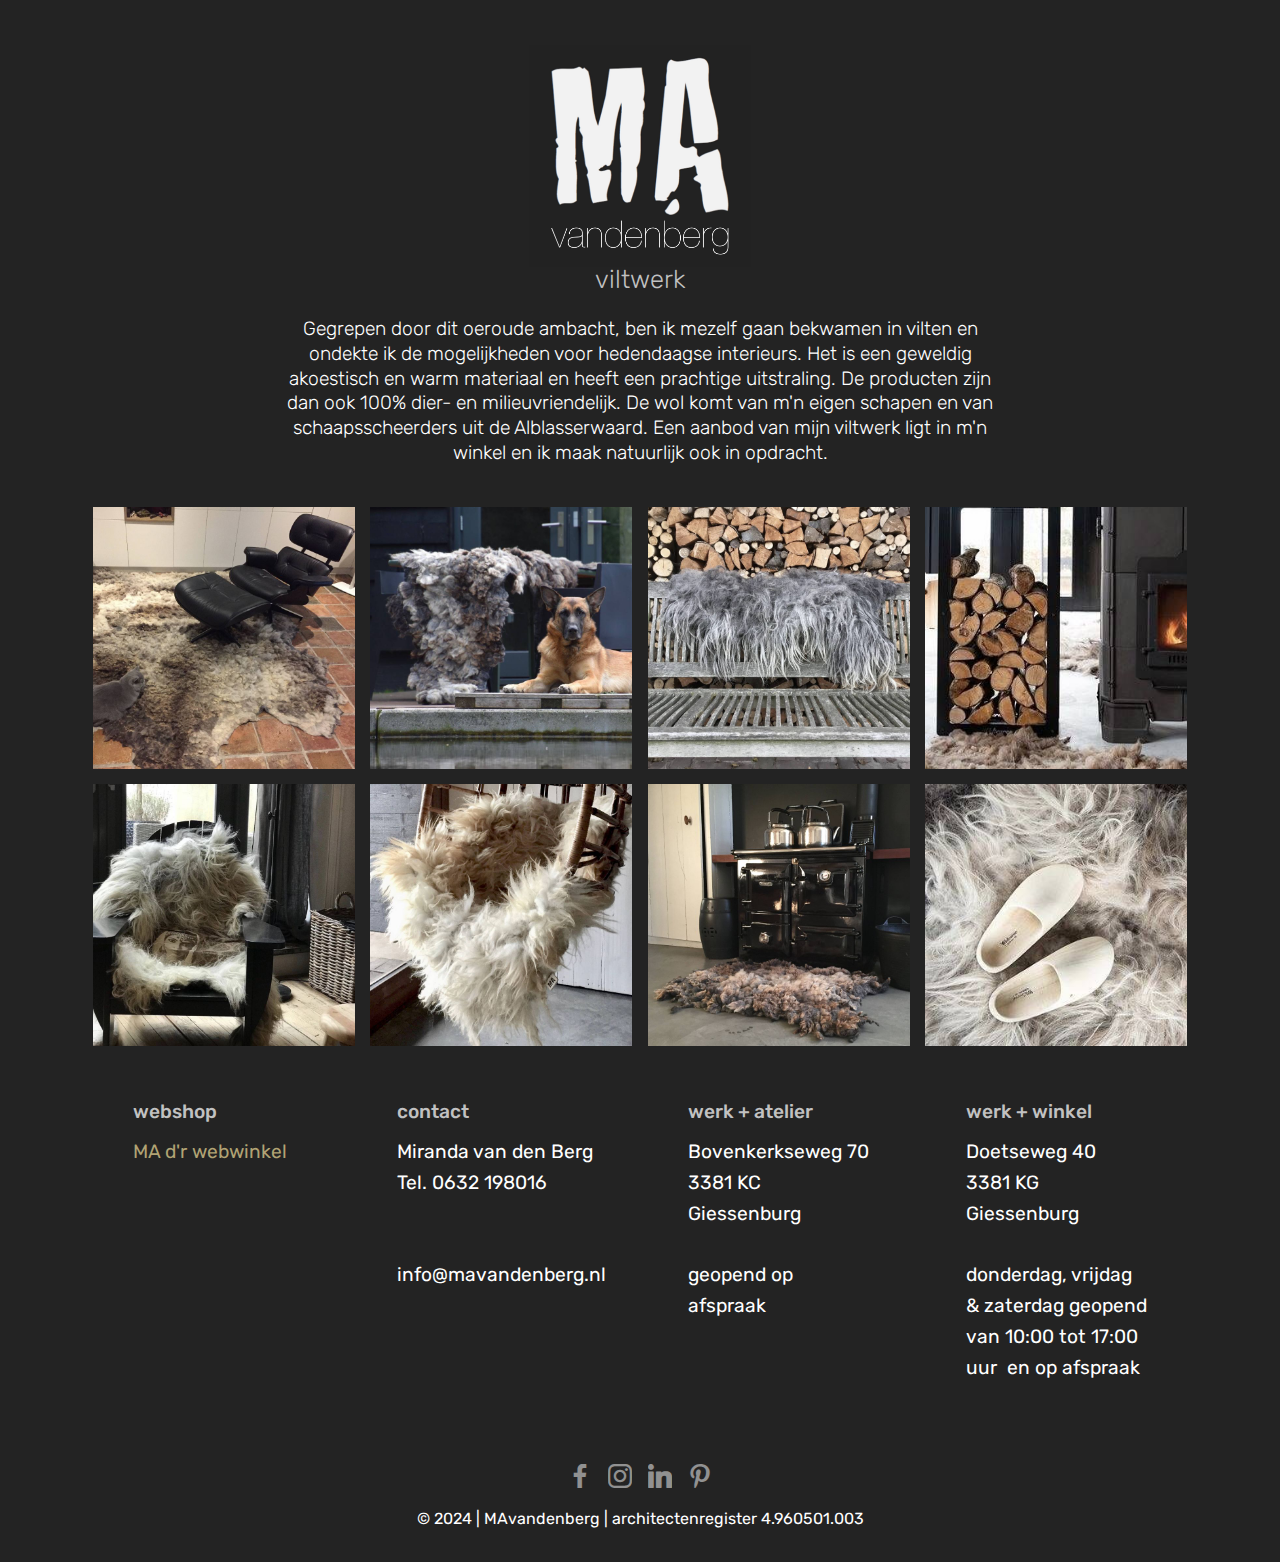
<file: page3.html>
<!DOCTYPE html>
<html >
<head>
  <!-- Site made with Mobirise Website Builder v4.6.3, https://mobirise.com -->
  <meta charset="UTF-8">
  <meta http-equiv="X-UA-Compatible" content="IE=edge">
  <meta name="generator" content="Mobirise v4.6.3, mobirise.com">
  <meta name="viewport" content="width=device-width, initial-scale=1, minimum-scale=1">
  <link rel="shortcut icon" href="assets/images/logo4.png" type="image/x-icon">
  <meta name="description" content="">
  <title>viltwerk</title>
  <link rel="stylesheet" href="assets/web/assets/mobirise-icons/mobirise-icons.css">
  <link rel="stylesheet" href="assets/tether/tether.min.css">
  <link rel="stylesheet" href="assets/bootstrap/css/bootstrap.min.css">
  <link rel="stylesheet" href="assets/bootstrap/css/bootstrap-grid.min.css">
  <link rel="stylesheet" href="assets/bootstrap/css/bootstrap-reboot.min.css">
  <link rel="stylesheet" href="assets/socicon/css/styles.css">
  <link rel="stylesheet" href="assets/theme/css/style.css">
  <link rel="stylesheet" href="assets/gallery/style.css">
  <link rel="stylesheet" href="assets/mobirise/css/mbr-additional.css" type="text/css">
  
  
  
</head>
<body>
  <section class="cid-qIUB6CsFEf" id="image1-1z">

    

    <figure class="mbr-figure container">
            <div class="image-block" style="width: 20%;">
                <a href="index.html"><img src="assets/images/fullsizeoutput-18d-1743x1743.jpg" width="1400" alt="Mobirise" title=""></a>
                
            </div>
    </figure>
</section>

<section class="engine"><a href="https://mobirise.ws/h">make own website</a></section><section class="mbr-section content4 cid-qIUB6CGz0E" id="content4-20">

    

    <div class="container">
        <div class="media-container-row">
            <div class="title col-12 col-md-8">
                <h2 class="align-center pb-3 mbr-fonts-style display-2">viltwerk</h2>
                <h3 class="mbr-section-subtitle align-center mbr-light mbr-fonts-style display-5">Gegrepen door dit oeroude ambacht, ben ik mezelf gaan bekwamen in vilten en ondekte ik de mogelijkheden voor hedendaagse interieurs. Het is een geweldig akoestisch en warm materiaal en heeft een prachtige uitstraling. De producten zijn dan ook 100% dier- en milieuvriendelijk. De wol komt van m'n eigen schapen en van schaapsscheerders uit de Alblasserwaard. Een aanbod van mijn viltwerk ligt in m'n winkel en ik maak natuurlijk ook in opdracht.<br><br></h3>
                
            </div>
        </div>
    </div>
</section>

<section class="mbr-gallery mbr-slider-carousel cid-qIUB6CQpAV" id="gallery2-21">

    

    <div class="container">
        <div><!-- Filter --><!-- Gallery --><div class="mbr-gallery-row"><div class="mbr-gallery-layout-default"><div><div><div class="mbr-gallery-item mbr-gallery-item--p1" data-video-url="false" data-tags="Awesome"><div href="#lb-gallery2-21" data-slide-to="0" data-toggle="modal"><img src="assets/images/fullsizeoutput-a62-2000x2000-800x800.jpg" alt=""><span class="icon-focus"></span></div></div><div class="mbr-gallery-item mbr-gallery-item--p1" data-video-url="false" data-tags="Awesome"><div href="#lb-gallery2-21" data-slide-to="1" data-toggle="modal"><img src="assets/images/img-4234-960x960-800x800.jpg" alt=""><span class="icon-focus"></span></div></div><div class="mbr-gallery-item mbr-gallery-item--p1" data-video-url="false" data-tags="Animated"><div href="#lb-gallery2-21" data-slide-to="2" data-toggle="modal"><img src="assets/images/fullsizeoutput-14d-2000x2000-800x800.jpg" alt=""><span class="icon-focus"></span></div></div><div class="mbr-gallery-item mbr-gallery-item--p1" data-video-url="false" data-tags="Awesome"><div href="#lb-gallery2-21" data-slide-to="3" data-toggle="modal"><img src="assets/images/51623769-1609944782375304-2390033240882671289-n-320x320-320x320.jpg" alt=""><span class="icon-focus"></span></div></div><div class="mbr-gallery-item mbr-gallery-item--p1" data-video-url="false" data-tags="Awesome"><div href="#lb-gallery2-21" data-slide-to="4" data-toggle="modal"><img src="assets/images/fullsizeoutput-148-1496x1496-800x800.jpg" alt=""><span class="icon-focus"></span></div></div><div class="mbr-gallery-item mbr-gallery-item--p1" data-video-url="false" data-tags="Awesome"><div href="#lb-gallery2-21" data-slide-to="5" data-toggle="modal"><img src="assets/images/fullsizeoutput-150-1604x1604-800x800.jpg" alt=""><span class="icon-focus"></span></div></div><div class="mbr-gallery-item mbr-gallery-item--p1" data-video-url="false" data-tags="Awesome"><div href="#lb-gallery2-21" data-slide-to="6" data-toggle="modal"><img src="assets/images/fullsizeoutput-165-2000x2000-800x800.jpg" alt=""><span class="icon-focus"></span></div></div><div class="mbr-gallery-item mbr-gallery-item--p1" data-video-url="false" data-tags="Awesome"><div href="#lb-gallery2-21" data-slide-to="7" data-toggle="modal"><img src="assets/images/52024281-122505802147207-1132023652197719361-n-320x320-320x320.jpg" alt=""><span class="icon-focus"></span></div></div></div></div><div class="clearfix"></div></div></div><!-- Lightbox --><div data-app-prevent-settings="" class="mbr-slider modal fade carousel slide" tabindex="-1" data-keyboard="true" data-interval="false" id="lb-gallery2-21"><div class="modal-dialog"><div class="modal-content"><div class="modal-body"><div class="carousel-inner"><div class="carousel-item"><img src="assets/images/fullsizeoutput-a62-2000x2000.jpg" alt=""></div><div class="carousel-item"><img src="assets/images/img-4234-960x960.jpg" alt=""></div><div class="carousel-item"><img src="assets/images/fullsizeoutput-14d-2000x2000.jpg" alt=""></div><div class="carousel-item"><img src="assets/images/51623769-1609944782375304-2390033240882671289-n-320x320.jpg" alt=""></div><div class="carousel-item"><img src="assets/images/fullsizeoutput-148-1496x1496.jpg" alt=""></div><div class="carousel-item"><img src="assets/images/fullsizeoutput-150-1604x1604.jpg" alt=""></div><div class="carousel-item"><img src="assets/images/fullsizeoutput-165-2000x2000.jpg" alt=""></div><div class="carousel-item active"><img src="assets/images/52024281-122505802147207-1132023652197719361-n-320x320.jpg" alt=""></div></div><a class="carousel-control carousel-control-prev" role="button" data-slide="prev" href="#lb-gallery2-21"><span class="mbri-left mbr-iconfont" aria-hidden="true"></span><span class="sr-only">Previous</span></a><a class="carousel-control carousel-control-next" role="button" data-slide="next" href="#lb-gallery2-21"><span class="mbri-right mbr-iconfont" aria-hidden="true"></span><span class="sr-only">Next</span></a><a class="close" href="#" role="button" data-dismiss="modal"><span class="sr-only">Close</span></a></div></div></div></div></div>
    </div>

</section>

<section class="features4 cid-qIUB6Dr9ph" id="features4-22">
    
         

    
    <div class="container">
        <div class="media-container-row">
            <div class="card p-3 col-12 col-md-6 col-lg-3">
                <div class="card-wrapper media-container-row media-container-row">
                    <div class="card-box">
                        <h4 class="card-title pb-3 mbr-fonts-style display-5">webshop</h4>
                        <p class="mbr-text mbr-fonts-style display-5"><a href="https://mavandenberg.nl" target="_blank" class="text-danger">MA d'r webwinkel</a>&nbsp; &nbsp; &nbsp; &nbsp; &nbsp; &nbsp; &nbsp;</p>
                    </div>
                </div>
            </div>

            <div class="card p-3 col-12 col-md-6 col-12 col-md-6 col-lg-3">
                <div class="card-wrapper media-container-row">
                    <div class="card-box">
                        <h4 class="card-title pb-3 mbr-fonts-style display-5">contact</h4>
                        <p class="mbr-text mbr-fonts-style display-5">Miranda van den Berg<br>Tel. 0632 198016<br><br><br><a href="mailto:info@mavandenberg.nl" class="text-white">info@mavandenberg.nl</a></p>
                    </div>
                </div>
            </div>

            <div class="card p-3 col-12 col-md-6 col-lg-3">
                <div class="card-wrapper media-container-row">
                    <div class="card-box">
                        <h4 class="card-title pb-3 mbr-fonts-style display-5">werk + atelier &nbsp; &nbsp; &nbsp; &nbsp; &nbsp;&nbsp;</h4>
                        <p class="mbr-text mbr-fonts-style display-5">Bovenkerkseweg 70<br>3381 KC Giessenburg<br><br>geopend op afspraak</p>
                    </div>
                </div>
            </div>

            <div class="card p-3 col-12 col-md-6 col-lg-3">
                <div class="card-wrapper media-container-row">
                    <div class="card-box">
                        <h4 class="card-title pb-3 mbr-fonts-style display-5">werk + winkel&nbsp;</h4>
                        <p class="mbr-text mbr-fonts-style display-5">Doetseweg 40<br>3381 KG Giessenburg<br><br>donderdag, vrijdag &amp; zaterdag geopend van 10:00 tot 17:00 uur &nbsp;en op afspraak</p>
                    </div>
                </div>
            </div>
        </div>
    </div>
</section>

<section once="" class="cid-qIUB6DXNpW" id="footer7-23">

    

    

    <div class="container">
        <div class="media-container-row align-center mbr-white">
            
            <div class="row social-row">
                <div class="social-list align-right pb-2">
                    
                    
                    
                    
                    
                    
                <div class="soc-item">
                        <a href="https://www.facebook.com/ma.vandenberg.1" target="_blank">
                            <span class="mbr-iconfont mbr-iconfont-social socicon-facebook socicon"></span>
                        </a>
                    </div><div class="soc-item">
                        <a href="https://www.instagram.com/mavandenberg.nl/" target="_blank">
                            <span class="mbr-iconfont mbr-iconfont-social socicon-instagram socicon"></span>
                        </a>
                    </div><div class="soc-item">
                        <a href="https://www.linkedin.com/in/miranda-van-den-berg-boer-13a594133/" target="_blank">
                            <span class="mbr-iconfont mbr-iconfont-social socicon-linkedin socicon"></span>
                        </a>
                    </div><div class="soc-item">
                        <a href="https://www.pinterest.com/ma6462/" target="_blank">
                            <span class="mbr-iconfont mbr-iconfont-social socicon-pinterest socicon"></span>
                        </a>
                    </div></div>
            </div>
            <div class="row row-copirayt">
                <p class="mbr-text mb-0 mbr-fonts-style mbr-white align-center display-7">
                    © 2024 | MAvandenberg | architectenregister&nbsp;4.960501.003</p>
            </div>
        </div>
    </div>
</section>


  <script src="assets/web/assets/jquery/jquery.min.js"></script>
  <script src="assets/popper/popper.min.js"></script>
  <script src="assets/tether/tether.min.js"></script>
  <script src="assets/bootstrap/js/bootstrap.min.js"></script>
  <script src="assets/smoothscroll/smooth-scroll.js"></script>
  <script src="assets/bootstrapcarouselswipe/bootstrap-carousel-swipe.js"></script>
  <script src="assets/vimeoplayer/jquery.mb.vimeo_player.js"></script>
  <script src="assets/masonry/masonry.pkgd.min.js"></script>
  <script src="assets/imagesloaded/imagesloaded.pkgd.min.js"></script>
  <script src="assets/theme/js/script.js"></script>
  <script src="assets/gallery/player.min.js"></script>
  <script src="assets/gallery/script.js"></script>
  <script src="assets/slidervideo/script.js"></script>
  
  
</body>
</html>
</file>
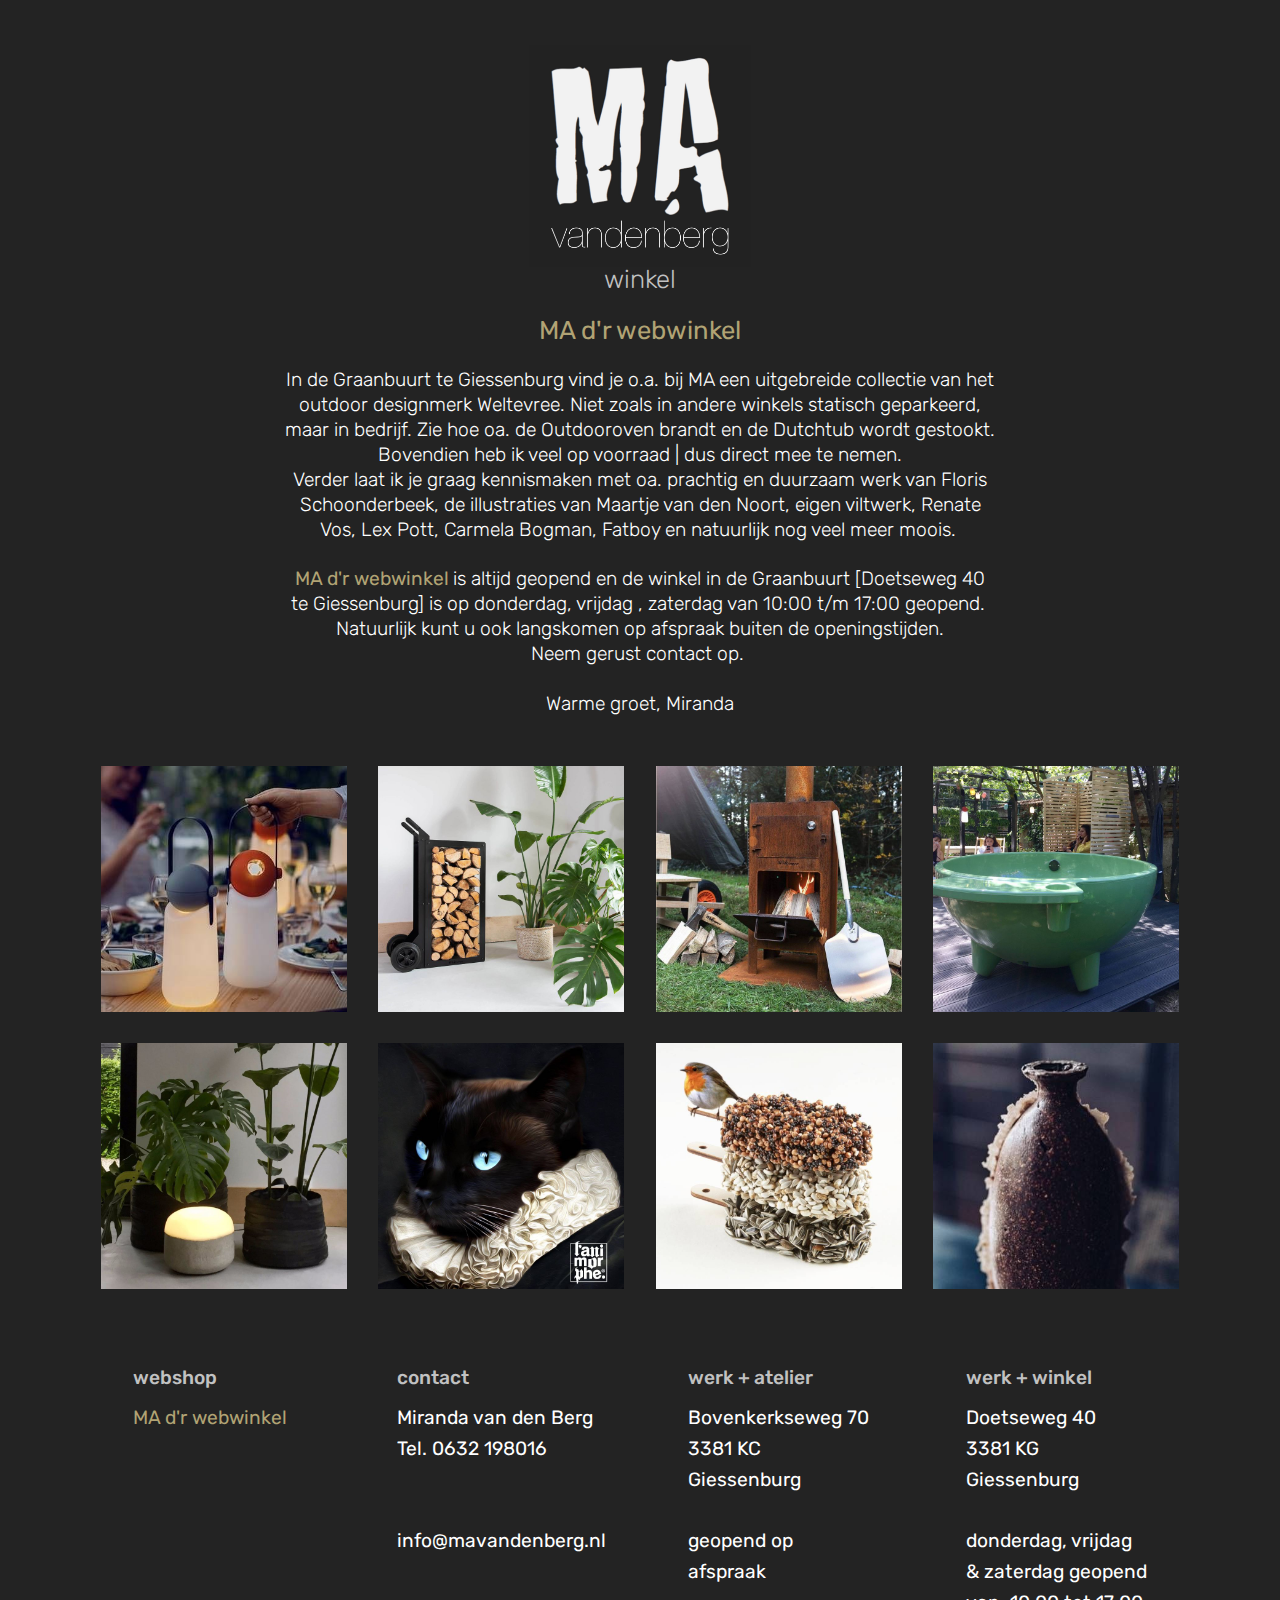
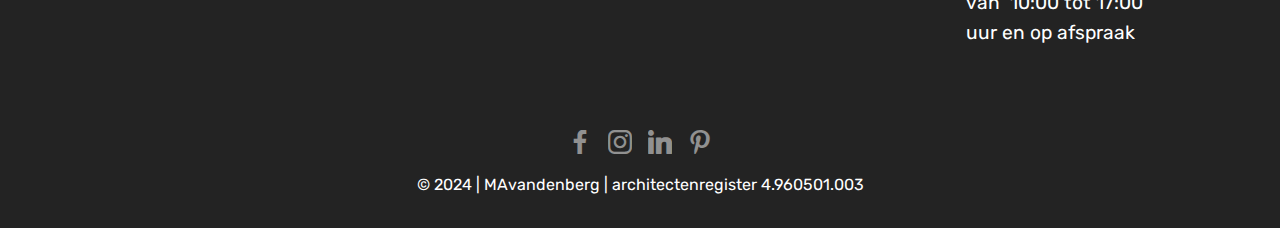
<file: page4.html>
<!DOCTYPE html>
<html >
<head>
  <!-- Site made with Mobirise Website Builder v4.6.3, https://mobirise.com -->
  <meta charset="UTF-8">
  <meta http-equiv="X-UA-Compatible" content="IE=edge">
  <meta name="generator" content="Mobirise v4.6.3, mobirise.com">
  <meta name="viewport" content="width=device-width, initial-scale=1, minimum-scale=1">
  <link rel="shortcut icon" href="assets/images/logo4.png" type="image/x-icon">
  <meta name="description" content="">
  <title>winkel</title>
  <link rel="stylesheet" href="assets/web/assets/mobirise-icons/mobirise-icons.css">
  <link rel="stylesheet" href="assets/tether/tether.min.css">
  <link rel="stylesheet" href="assets/bootstrap/css/bootstrap.min.css">
  <link rel="stylesheet" href="assets/bootstrap/css/bootstrap-grid.min.css">
  <link rel="stylesheet" href="assets/bootstrap/css/bootstrap-reboot.min.css">
  <link rel="stylesheet" href="assets/socicon/css/styles.css">
  <link rel="stylesheet" href="assets/theme/css/style.css">
  <link rel="stylesheet" href="assets/gallery/style.css">
  <link rel="stylesheet" href="assets/mobirise/css/mbr-additional.css" type="text/css">
  
  
  
</head>
<body>
  <section class="cid-qIUBgrNw5L" id="image1-24">

    

    <figure class="mbr-figure container">
            <div class="image-block" style="width: 20%;">
                <a href="index.html"><img src="assets/images/fullsizeoutput-18d-1743x1743.jpg" width="1400" alt="Mobirise" title=""></a>
                
            </div>
    </figure>
</section>

<section class="engine"><a href="https://mobirise.ws/h">make your own website</a></section><section class="mbr-section content4 cid-qNZTYsctg9" id="content4-2l">

    

    <div class="container">
        <div class="media-container-row">
            <div class="title col-12 col-md-8">
                <h2 class="align-center pb-3 mbr-fonts-style display-2">winkel<br><br><a href="https://mavandenberg.nl" class="text-danger">MA d'r webwinkel</a></h2>
                <h3 class="mbr-section-subtitle align-center mbr-light mbr-fonts-style display-5">In de Graanbuurt te Giessenburg vind je o.a. bij MA een uitgebreide collectie van het outdoor designmerk Weltevree. Niet zoals in andere winkels statisch geparkeerd, maar in bedrijf. Zie hoe oa. de Outdooroven brandt en de Dutchtub wordt gestookt. Bovendien heb ik veel op voorraad | dus direct mee te nemen.<br>Verder laat ik je graag kennismaken met oa. prachtig en duurzaam werk van Floris Schoonderbeek, de illustraties van Maartje van den Noort, eigen viltwerk, Renate Vos, Lex Pott, Carmela Bogman, Fatboy en natuurlijk nog veel meer moois.&nbsp;<br><br><a href="https://mavandenberg.nl" target="_blank" class="text-danger">MA d'r webwinkel</a><strong>&nbsp;</strong>is altijd geopend en de winkel in de Graanbuurt [Doetseweg 40 te Giessenburg] is op donderdag, vrijdag , zaterdag van 10:00 t/m 17:00 geopend.&nbsp;<br>Natuurlijk kunt u ook langskomen op afspraak buiten de openingstijden.<br>Neem gerust contact op.&nbsp;<br><br>Warme groet, Miranda<br><br></h3>
                
            </div>
        </div>
    </div>
</section>

<section class="mbr-gallery mbr-slider-carousel cid-qIUBgsbra1" id="gallery2-26">

    

    <div class="container">
        <div><!-- Filter --><!-- Gallery --><div class="mbr-gallery-row"><div class="mbr-gallery-layout-default"><div><div><div class="mbr-gallery-item mbr-gallery-item--p2" data-video-url="false" data-tags="Animated"><div href="#lb-gallery2-26" data-slide-to="0" data-toggle="modal"><img src="assets/images/fullsizeoutput-1680-375x375-375x375.jpg" alt=""><span class="icon-focus"></span></div></div><div class="mbr-gallery-item mbr-gallery-item--p2" data-video-url="false" data-tags="Animated"><div href="#lb-gallery2-26" data-slide-to="1" data-toggle="modal"><img src="assets/images/woodstock-1500x1500-5-1500x1500-800x800.jpg" alt=""><span class="icon-focus"></span></div></div><div class="mbr-gallery-item mbr-gallery-item--p2" data-video-url="false" data-tags="Animated"><div href="#lb-gallery2-26" data-slide-to="2" data-toggle="modal"><img src="assets/images/fullsizeoutput-16d-1052x1052-800x800.jpg" alt=""><span class="icon-focus"></span></div></div><div class="mbr-gallery-item mbr-gallery-item--p2" data-video-url="false" data-tags="Animated"><div href="#lb-gallery2-26" data-slide-to="3" data-toggle="modal"><img src="assets/images/fullsizeoutput-1681-2000x2000-800x800.jpg" alt=""><span class="icon-focus"></span></div></div><div class="mbr-gallery-item mbr-gallery-item--p2" data-video-url="false" data-tags="Animated"><div href="#lb-gallery2-26" data-slide-to="4" data-toggle="modal"><img src="assets/images/fullsizeoutput-1621-2000x2000-800x800.jpg" alt=""><span class="icon-focus"></span></div></div><div class="mbr-gallery-item mbr-gallery-item--p2" data-video-url="false" data-tags="Animated"><div href="#lb-gallery2-26" data-slide-to="5" data-toggle="modal"><img src="assets/images/fullsizeoutput-b92-1713x1713-800x800.jpg" alt=""><span class="icon-focus"></span></div></div><div class="mbr-gallery-item mbr-gallery-item--p2" data-video-url="false" data-tags="Animated"><div href="#lb-gallery2-26" data-slide-to="6" data-toggle="modal"><img src="assets/images/fullsizeoutput-a9d-800x800-800x800.jpg" alt=""><span class="icon-focus"></span></div></div><div class="mbr-gallery-item mbr-gallery-item--p2" data-video-url="false" data-tags="Responsive"><div href="#lb-gallery2-26" data-slide-to="7" data-toggle="modal"><img src="assets/images/schermafbeelding-2018-08-30-om-01.58.37-400x400-400x400.jpg" alt=""><span class="icon-focus"></span></div></div></div></div><div class="clearfix"></div></div></div><!-- Lightbox --><div data-app-prevent-settings="" class="mbr-slider modal fade carousel slide" tabindex="-1" data-keyboard="true" data-interval="false" id="lb-gallery2-26"><div class="modal-dialog"><div class="modal-content"><div class="modal-body"><div class="carousel-inner"><div class="carousel-item"><img src="assets/images/fullsizeoutput-1680-375x375.jpg" alt=""></div><div class="carousel-item"><img src="assets/images/woodstock-1500x1500-5-1500x1500.jpg" alt=""></div><div class="carousel-item"><img src="assets/images/fullsizeoutput-16d-1052x1052.jpg" alt=""></div><div class="carousel-item"><img src="assets/images/fullsizeoutput-1681-2000x2000.jpg" alt=""></div><div class="carousel-item"><img src="assets/images/fullsizeoutput-1621-2000x2000.jpg" alt=""></div><div class="carousel-item"><img src="assets/images/fullsizeoutput-b92-1713x1713.jpg" alt=""></div><div class="carousel-item"><img src="assets/images/fullsizeoutput-a9d-800x800.jpg" alt=""></div><div class="carousel-item active"><img src="assets/images/schermafbeelding-2018-08-30-om-01.58.37-400x400.jpg" alt=""></div></div><a class="carousel-control carousel-control-prev" role="button" data-slide="prev" href="#lb-gallery2-26"><span class="mbri-left mbr-iconfont" aria-hidden="true"></span><span class="sr-only">Previous</span></a><a class="carousel-control carousel-control-next" role="button" data-slide="next" href="#lb-gallery2-26"><span class="mbri-right mbr-iconfont" aria-hidden="true"></span><span class="sr-only">Next</span></a><a class="close" href="#" role="button" data-dismiss="modal"><span class="sr-only">Close</span></a></div></div></div></div></div>
    </div>

</section>

<section class="features4 cid-qIUBgsP2Fo" id="features4-27">
    
         

    
    <div class="container">
        <div class="media-container-row">
            <div class="card p-3 col-12 col-md-6 col-lg-3">
                <div class="card-wrapper media-container-row media-container-row">
                    <div class="card-box">
                        <h4 class="card-title pb-3 mbr-fonts-style display-5">webshop</h4>
                        <p class="mbr-text mbr-fonts-style display-5"><a href="https://mavandenberg.nl" target="_blank" class="text-danger">MA d'r webwinkel</a>&nbsp; &nbsp; &nbsp; &nbsp; &nbsp; &nbsp; &nbsp;</p>
                    </div>
                </div>
            </div>

            <div class="card p-3 col-12 col-md-6 col-12 col-md-6 col-lg-3">
                <div class="card-wrapper media-container-row">
                    <div class="card-box">
                        <h4 class="card-title pb-3 mbr-fonts-style display-5">contact</h4>
                        <p class="mbr-text mbr-fonts-style display-5">Miranda van den Berg<br>Tel. 0632 198016<br><br><br><a href="mailto:info@mavandenberg.nl" class="text-white text-primary">info@mavandenberg.nl</a></p>
                    </div>
                </div>
            </div>

            <div class="card p-3 col-12 col-md-6 col-lg-3">
                <div class="card-wrapper media-container-row">
                    <div class="card-box">
                        <h4 class="card-title pb-3 mbr-fonts-style display-5">werk + atelier &nbsp; &nbsp; &nbsp; &nbsp; &nbsp; &nbsp;</h4>
                        <p class="mbr-text mbr-fonts-style display-5">Bovenkerkseweg 70<br>3381 KC Giessenburg<br><br>geopend op afspraak</p>
                    </div>
                </div>
            </div>

            <div class="card p-3 col-12 col-md-6 col-lg-3">
                <div class="card-wrapper media-container-row">
                    <div class="card-box">
                        <h4 class="card-title pb-3 mbr-fonts-style display-5">werk + winkel&nbsp;</h4>
                        <p class="mbr-text mbr-fonts-style display-5">Doetseweg 40<br>3381 KG Giessenburg<br><br>donderdag, vrijdag &amp; zaterdag geopend van &nbsp;10:00 tot 17:00 uur en op afspraak</p>
                    </div>
                </div>
            </div>
        </div>
    </div>
</section>

<section once="" class="cid-qIUBgthliN" id="footer7-28">

    

    

    <div class="container">
        <div class="media-container-row align-center mbr-white">
            
            <div class="row social-row">
                <div class="social-list align-right pb-2">
                    
                    
                    
                    
                    
                    
                <div class="soc-item">
                        <a href="https://www.facebook.com/ma.vandenberg.1" target="_blank">
                            <span class="mbr-iconfont mbr-iconfont-social socicon-facebook socicon"></span>
                        </a>
                    </div><div class="soc-item">
                        <a href="https://www.instagram.com/mavandenberg.nl/" target="_blank">
                            <span class="mbr-iconfont mbr-iconfont-social socicon-instagram socicon"></span>
                        </a>
                    </div><div class="soc-item">
                        <a href="https://www.linkedin.com/in/miranda-van-den-berg-boer-13a594133/" target="_blank">
                            <span class="mbr-iconfont mbr-iconfont-social socicon-linkedin socicon"></span>
                        </a>
                    </div><div class="soc-item">
                        <a href="https://www.pinterest.com/ma6462/" target="_blank">
                            <span class="mbr-iconfont mbr-iconfont-social socicon-pinterest socicon"></span>
                        </a>
                    </div></div>
            </div>
            <div class="row row-copirayt">
                <p class="mbr-text mb-0 mbr-fonts-style mbr-white align-center display-7">
                    © 2024 | MAvandenberg | architectenregister&nbsp;4.960501.003</p>
            </div>
        </div>
    </div>
</section>


  <script src="assets/web/assets/jquery/jquery.min.js"></script>
  <script src="assets/popper/popper.min.js"></script>
  <script src="assets/tether/tether.min.js"></script>
  <script src="assets/bootstrap/js/bootstrap.min.js"></script>
  <script src="assets/smoothscroll/smooth-scroll.js"></script>
  <script src="assets/bootstrapcarouselswipe/bootstrap-carousel-swipe.js"></script>
  <script src="assets/vimeoplayer/jquery.mb.vimeo_player.js"></script>
  <script src="assets/masonry/masonry.pkgd.min.js"></script>
  <script src="assets/imagesloaded/imagesloaded.pkgd.min.js"></script>
  <script src="assets/theme/js/script.js"></script>
  <script src="assets/gallery/player.min.js"></script>
  <script src="assets/gallery/script.js"></script>
  <script src="assets/slidervideo/script.js"></script>
  
  
</body>
</html>
</file>
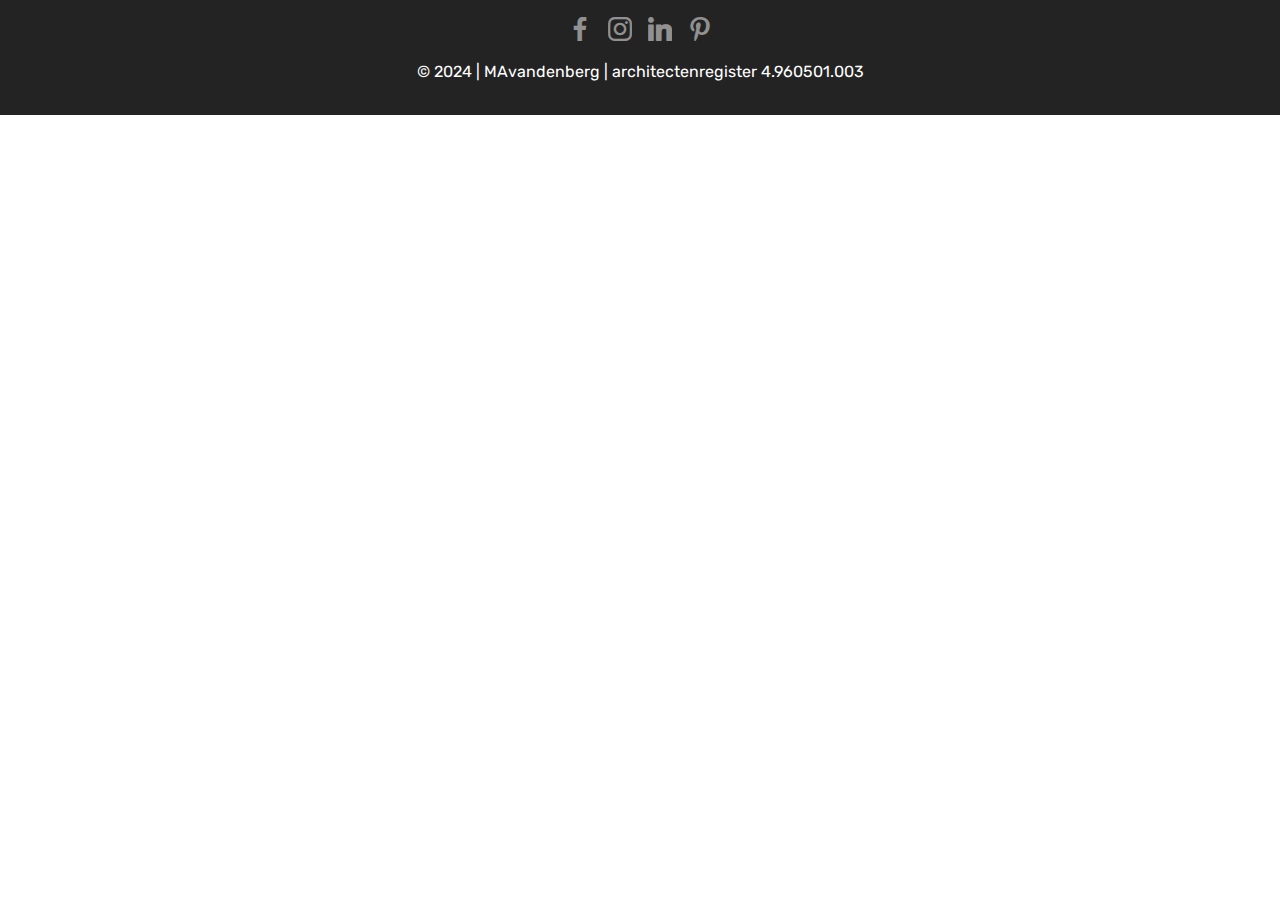
<file: page5.html>
<!DOCTYPE html>
<html >
<head>
  <!-- Site made with Mobirise Website Builder v4.6.3, https://mobirise.com -->
  <meta charset="UTF-8">
  <meta http-equiv="X-UA-Compatible" content="IE=edge">
  <meta name="generator" content="Mobirise v4.6.3, mobirise.com">
  <meta name="viewport" content="width=device-width, initial-scale=1, minimum-scale=1">
  <link rel="shortcut icon" href="assets/images/logo4.png" type="image/x-icon">
  <meta name="description" content="Site Generator Description">
  
  <link rel="stylesheet" href="assets/tether/tether.min.css">
  <link rel="stylesheet" href="assets/bootstrap/css/bootstrap.min.css">
  <link rel="stylesheet" href="assets/bootstrap/css/bootstrap-grid.min.css">
  <link rel="stylesheet" href="assets/bootstrap/css/bootstrap-reboot.min.css">
  <link rel="stylesheet" href="assets/socicon/css/styles.css">
  <link rel="stylesheet" href="assets/theme/css/style.css">
  <link rel="stylesheet" href="assets/mobirise/css/mbr-additional.css" type="text/css">
  
  
  
</head>
<body>
  <section once="" class="cid-qIUqYyHoaz" id="footer7-2m">

    

    

    <div class="container">
        <div class="media-container-row align-center mbr-white">
            
            <div class="row social-row">
                <div class="social-list align-right pb-2">
                    
                    
                    
                    
                    
                    
                <div class="soc-item">
                        <a href="https://www.facebook.com/ma.vandenberg.1" target="_blank">
                            <span class="mbr-iconfont mbr-iconfont-social socicon-facebook socicon"></span>
                        </a>
                    </div><div class="soc-item">
                        <a href="https://www.instagram.com/mavandenberg.nl/" target="_blank">
                            <span class="mbr-iconfont mbr-iconfont-social socicon-instagram socicon"></span>
                        </a>
                    </div><div class="soc-item">
                        <a href="https://www.linkedin.com/in/miranda-van-den-berg-boer-13a594133/" target="_blank">
                            <span class="mbr-iconfont mbr-iconfont-social socicon-linkedin socicon"></span>
                        </a>
                    </div><div class="soc-item">
                        <a href="https://www.pinterest.com/ma6462/" target="_blank">
                            <span class="mbr-iconfont mbr-iconfont-social socicon-pinterest socicon"></span>
                        </a>
                    </div></div>
            </div>
            <div class="row row-copirayt">
                <p class="mbr-text mb-0 mbr-fonts-style mbr-white align-center display-7">
                    © 2024 | MAvandenberg | architectenregister&nbsp;4.960501.003</p>
            </div>
        </div>
    </div>
</section>


  <section class="engine"><a href="https://mobirise.ws/f">easy website creator</a></section><script src="assets/web/assets/jquery/jquery.min.js"></script>
  <script src="assets/popper/popper.min.js"></script>
  <script src="assets/tether/tether.min.js"></script>
  <script src="assets/bootstrap/js/bootstrap.min.js"></script>
  <script src="assets/smoothscroll/smooth-scroll.js"></script>
  <script src="assets/theme/js/script.js"></script>
  
  
</body>
</html>
</file>
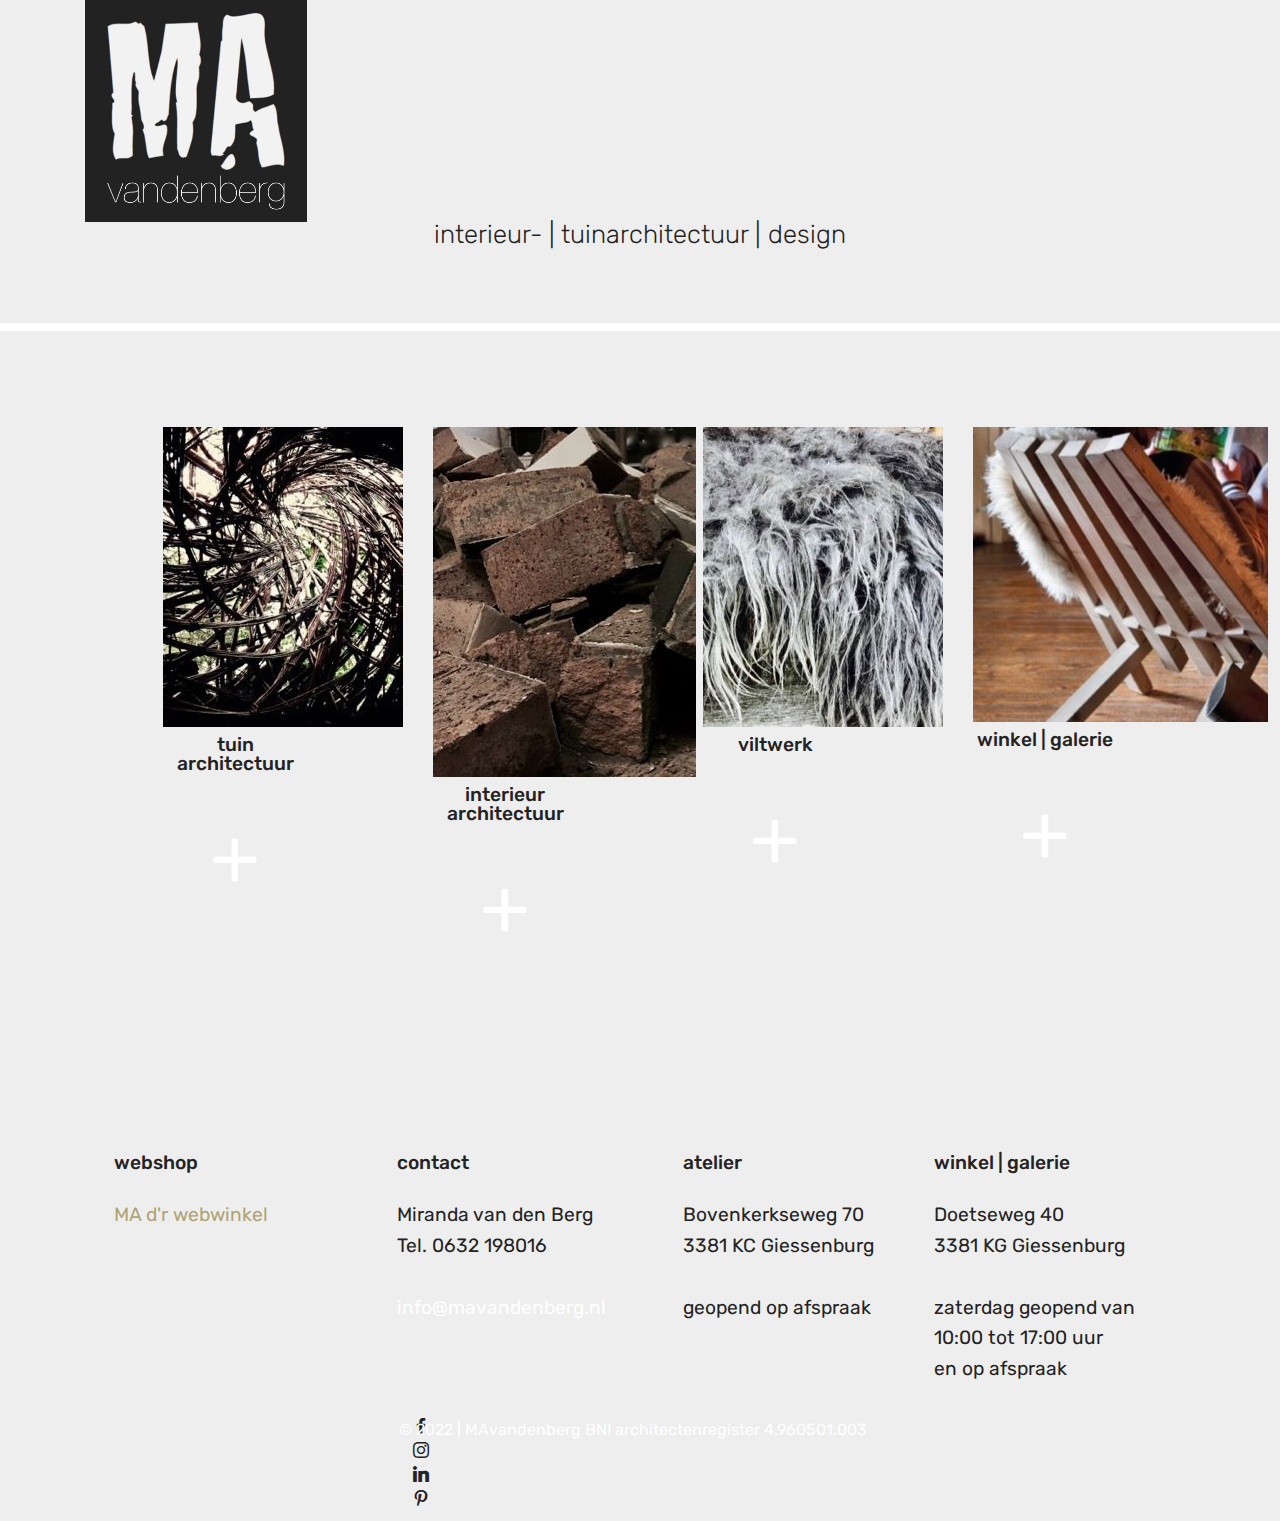
<file: page6.html>
<!DOCTYPE html>
<html >
<head>
  <!-- Site made with Mobirise Website Builder v4.6.3, https://mobirise.com -->
  <meta charset="UTF-8">
  <meta http-equiv="X-UA-Compatible" content="IE=edge">
  <meta name="generator" content="Mobirise v4.6.3, mobirise.com">
  <meta name="viewport" content="width=device-width, initial-scale=1, minimum-scale=1">
  <link rel="shortcut icon" href="assets/images/logo4.png" type="image/x-icon">
  <meta name="description" content="">
  <title>Page 6</title>
  <link rel="stylesheet" href="assets/tether/tether.min.css">
  <link rel="stylesheet" href="assets/bootstrap/css/bootstrap.min.css">
  <link rel="stylesheet" href="assets/bootstrap/css/bootstrap-grid.min.css">
  <link rel="stylesheet" href="assets/bootstrap/css/bootstrap-reboot.min.css">
  <link rel="stylesheet" href="assets/socicon/css/styles.css">
  <link rel="stylesheet" href="assets/theme/css/style.css">
  <link rel="stylesheet" href="assets/mobirise/css/mbr-additional.css" type="text/css">
  
  
  
</head>
<body>
  <section class="cid-rFnizTbJ5y" id="image1-2o">

    

    <figure class="mbr-figure container">
            <div class="image-block" style="width: 20%;">
                <a href="index.html"><img src="assets/images/fullsizeoutput-18d-1743x1743.jpg" width="1400" alt="Mobirise" title=""></a>
                
            </div>
    </figure>
</section>

<section class="engine"><a href="https://mobirise.ws/l">html website builder</a></section><section class="mbr-section content4 cid-rFnizTn33k" id="content4-2p">

    

    <div class="container">
        <div class="media-container-row">
            <div class="title col-12 col-md-8">
                <h2 class="align-center pb-3 mbr-fonts-style display-2">interieur- | tuinarchitectuur | design<br><br><br></h2>
                <h3 class="mbr-section-subtitle align-center mbr-light mbr-fonts-style display-5"></h3>
                
            </div>
        </div>
    </div>
</section>

<section class="features15 cid-rFnizTzKyf" id="features15-2q">

    

    
    <div class="container">
        
        

        <div class="media-container-row container pt-5 mt-2">

            <div class="col-12 col-md-6 mb-4 col-lg-3">
                <div class="card flip-card p-5 align-center">
                    <div class="card-front card_cont">
                        <img src="assets/images/img-4177-2-1-240x300.jpg" alt="Mobirise" title="">
                    </div>
                    <div class="card_back card_cont">
                        <h4 class="card-title display-5 py-2 mbr-fonts-style">
                            tuin<br>architectuur</h4>
                        <p class="mbr-text mbr-fonts-style display-1"><a href="page1.html" class="text-white">+</a><br><br></p>
                    </div>
                </div>
            </div>

            <div class="col-12 col-md-6 mb-4 col-lg-3">
                
                <div class="card flip-card p-5 align-center">
                    <div class="card-front card_cont">
                        <img src="assets/images/20915191-331278400633062-2199547435757876548-n-1-263x350.jpg" alt="Mobirise" title="">
                    </div>
                    <div class="card_back card_cont">
                        <h4 class="card-title py-2 mbr-fonts-style display-5">
                            interieur<br>architectuur</h4>
                        <p class="mbr-text mbr-fonts-style display-1"><a href="page2.html" class="text-white">+</a></p>
                    </div>
                </div>
            </div>
            
            <div class="col-12 col-md-6 mb-4 col-lg-3">
                <div class="card flip-card p-5 align-center">
                    <div class="card-front card_cont">
                        <img src="assets/images/img-4159-2-1-240x300.jpg" alt="Mobirise" title="">
                    </div>
                    <div class="card_back card_cont">
                        <h4 class="card-title py-2 mbr-fonts-style display-5">
                            viltwerk</h4>
                        <p class="mbr-text mbr-fonts-style display-1"><a href="page3.html" class="text-white">+</a></p>
                    </div>
                </div> 
            </div>

            <div class="col-12 col-md-6 mb-4 col-lg-3">
                <div class="card flip-card p-5 align-center">
                    <div class="card-front card_cont">
                        <img src="assets/images/schermafbeelding-2017-12-26-om-14.59.20-462x462.jpg" alt="Mobirise" title="">
                    </div>
                    <div class="card_back card_cont">
                        <h4 class="card-title py-2 mbr-fonts-style display-5">
                            winkel | galerie<br></h4>
                        <p class="mbr-text mbr-fonts-style display-1"><a href="page4.html" class="text-white">+</a></p>
                    </div>
                </div> 
            </div>
        </div>
</div></section>

<section class="features4 cid-rFnizU57Cq" id="features4-2r">
    
         

    
    <div class="container">
        <div class="media-container-row">
            <div class="card p-3 col-12 col-md-6 col-lg-3">
                <div class="card-wrapper media-container-row media-container-row">
                    <div class="card-box">
                        <h4 class="card-title pb-3 mbr-fonts-style display-5">webshop</h4>
                        <p class="mbr-text mbr-fonts-style display-5"><a href="https://mavandenberg.nl" target="_blank" class="text-danger">MA d'r webwinkel</a>&nbsp; &nbsp; &nbsp; &nbsp; &nbsp; &nbsp; &nbsp;</p>
                    </div>
                </div>
            </div>

            <div class="card p-3 col-12 col-md-6 col-12 col-md-6 col-lg-3">
                <div class="card-wrapper media-container-row">
                    <div class="card-box">
                        <h4 class="card-title pb-3 mbr-fonts-style display-5">contact</h4>
                        <p class="mbr-text mbr-fonts-style display-5">Miranda van den Berg<br>Tel. 0632 198016<br><br><a href="mailto:info@mavandenberg.nl" class="text-white">info@mavandenberg.nl</a></p>
                    </div>
                </div>
            </div>

            <div class="card p-3 col-12 col-md-6 col-lg-3">
                <div class="card-wrapper media-container-row">
                    <div class="card-box">
                        <h4 class="card-title pb-3 mbr-fonts-style display-5">
                            atelier &nbsp; &nbsp; &nbsp; &nbsp; &nbsp; &nbsp; &nbsp; &nbsp; &nbsp; &nbsp; &nbsp; &nbsp;&nbsp;</h4>
                        <p class="mbr-text mbr-fonts-style display-5">Bovenkerkseweg 70<br>3381 KC Giessenburg<br><br>geopend op afspraak</p>
                    </div>
                </div>
            </div>

            <div class="card p-3 col-12 col-md-6 col-lg-3">
                <div class="card-wrapper media-container-row">
                    <div class="card-box">
                        <h4 class="card-title pb-3 mbr-fonts-style display-5">winkel | galerie</h4>
                        <p class="mbr-text mbr-fonts-style display-5">Doetseweg 40<br>3381 KG Giessenburg<br><br>zaterdag geopend van 10:00 tot 17:00 uur<br>en op afspraak</p>
                    </div>
                </div>
            </div>
        </div>
    </div>
</section>

<section once="" class="cid-rFnizUunsz" id="footer7-2s">

    

    

    <div class="container">
        <div class="media-container-row align-center mbr-white">
            
            <div class="row social-row">
                <div class="social-list align-right pb-2">
                    
                    
                    
                    
                    
                    
                <div class="soc-item">
                        <a href="https://www.facebook.com/ma.vandenberg.1" target="_blank">
                            <span class="mbr-iconfont mbr-iconfont-social socicon-facebook socicon"></span>
                        </a>
                    </div><div class="soc-item">
                        <a href="https://www.instagram.com/mavandenberg.nl/" target="_blank">
                            <span class="mbr-iconfont mbr-iconfont-social socicon-instagram socicon"></span>
                        </a>
                    </div><div class="soc-item">
                        <a href="https://www.linkedin.com/in/miranda-van-den-berg-boer-13a594133/" target="_blank">
                            <span class="mbr-iconfont mbr-iconfont-social socicon-linkedin socicon"></span>
                        </a>
                    </div><div class="soc-item">
                        <a href="https://www.pinterest.com/ma6462/" target="_blank">
                            <span class="mbr-iconfont mbr-iconfont-social socicon-pinterest socicon"></span>
                        </a>
                    </div></div>
            </div>
            <div class="row row-copirayt">
                <p class="mbr-text mb-0 mbr-fonts-style mbr-white align-center display-7">
                    © 2022 | MAvandenberg BNI architectenregister&nbsp;4.960501.003</p>
            </div>
        </div>
    </div>
</section>


  <script src="assets/web/assets/jquery/jquery.min.js"></script>
  <script src="assets/popper/popper.min.js"></script>
  <script src="assets/tether/tether.min.js"></script>
  <script src="assets/bootstrap/js/bootstrap.min.js"></script>
  <script src="assets/smoothscroll/smooth-scroll.js"></script>
  <script src="assets/mbr-flip-card/mbr-flip-card.js"></script>
  <script src="assets/theme/js/script.js"></script>
  
  
</body>
</html>
</file>
<file: assets/socicon/css/styles.css>
@charset "UTF-8";

@font-face {
  font-family: "socicon";
  src:url("../fonts/socicon.eot");
  src:url("../fonts/socicon.eot?#iefix") format("embedded-opentype"),
    url("../fonts/socicon.woff") format("woff"),
    url("../fonts/socicon.ttf") format("truetype"),
    url("../fonts/socicon.svg#socicon") format("svg");
  font-weight: normal;
  font-style: normal;

}

[data-icon]:before {
  font-family: "socicon" !important;
  content: attr(data-icon);
  font-style: normal !important;
  font-weight: normal !important;
  font-variant: normal !important;
  text-transform: none !important;
  speak: none;
  line-height: 1;
  -webkit-font-smoothing: antialiased;
  -moz-osx-font-smoothing: grayscale;
}

[class^="socicon-"]:before,
[class*=" socicon-"]:before {
  font-family: "socicon" !important;
  font-style: normal !important;
  font-weight: normal !important;
  font-variant: normal !important;
  text-transform: none !important;
  speak: none;
  line-height: 1;
  -webkit-font-smoothing: antialiased;
  -moz-osx-font-smoothing: grayscale;
}

.socicon-modelmayhem:before {
  content: "\e000";
}
.socicon-mixcloud:before {
  content: "\e001";
}
.socicon-drupal:before {
  content: "\e002";
}
.socicon-swarm:before {
  content: "\e003";
}
.socicon-istock:before {
  content: "\e004";
}
.socicon-yammer:before {
  content: "\e005";
}
.socicon-ello:before {
  content: "\e006";
}
.socicon-stackoverflow:before {
  content: "\e007";
}
.socicon-persona:before {
  content: "\e008";
}
.socicon-triplej:before {
  content: "\e009";
}
.socicon-houzz:before {
  content: "\e00a";
}
.socicon-rss:before {
  content: "\e00b";
}
.socicon-paypal:before {
  content: "\e00c";
}
.socicon-odnoklassniki:before {
  content: "\e00d";
}
.socicon-airbnb:before {
  content: "\e00e";
}
.socicon-periscope:before {
  content: "\e00f";
}
.socicon-outlook:before {
  content: "\e010";
}
.socicon-coderwall:before {
  content: "\e011";
}
.socicon-tripadvisor:before {
  content: "\e012";
}
.socicon-appnet:before {
  content: "\e013";
}
.socicon-goodreads:before {
  content: "\e014";
}
.socicon-tripit:before {
  content: "\e015";
}
.socicon-lanyrd:before {
  content: "\e016";
}
.socicon-slideshare:before {
  content: "\e017";
}
.socicon-buffer:before {
  content: "\e018";
}
.socicon-disqus:before {
  content: "\e019";
}
.socicon-vkontakte:before {
  content: "\e01a";
}
.socicon-whatsapp:before {
  content: "\e01b";
}
.socicon-patreon:before {
  content: "\e01c";
}
.socicon-storehouse:before {
  content: "\e01d";
}
.socicon-pocket:before {
  content: "\e01e";
}
.socicon-mail:before {
  content: "\e01f";
}
.socicon-blogger:before {
  content: "\e020";
}
.socicon-technorati:before {
  content: "\e021";
}
.socicon-reddit:before {
  content: "\e022";
}
.socicon-dribbble:before {
  content: "\e023";
}
.socicon-stumbleupon:before {
  content: "\e024";
}
.socicon-digg:before {
  content: "\e025";
}
.socicon-envato:before {
  content: "\e026";
}
.socicon-behance:before {
  content: "\e027";
}
.socicon-delicious:before {
  content: "\e028";
}
.socicon-deviantart:before {
  content: "\e029";
}
.socicon-forrst:before {
  content: "\e02a";
}
.socicon-play:before {
  content: "\e02b";
}
.socicon-zerply:before {
  content: "\e02c";
}
.socicon-wikipedia:before {
  content: "\e02d";
}
.socicon-apple:before {
  content: "\e02e";
}
.socicon-flattr:before {
  content: "\e02f";
}
.socicon-github:before {
  content: "\e030";
}
.socicon-renren:before {
  content: "\e031";
}
.socicon-friendfeed:before {
  content: "\e032";
}
.socicon-newsvine:before {
  content: "\e033";
}
.socicon-identica:before {
  content: "\e034";
}
.socicon-bebo:before {
  content: "\e035";
}
.socicon-zynga:before {
  content: "\e036";
}
.socicon-steam:before {
  content: "\e037";
}
.socicon-xbox:before {
  content: "\e038";
}
.socicon-windows:before {
  content: "\e039";
}
.socicon-qq:before {
  content: "\e03a";
}
.socicon-douban:before {
  content: "\e03b";
}
.socicon-meetup:before {
  content: "\e03c";
}
.socicon-playstation:before {
  content: "\e03d";
}
.socicon-android:before {
  content: "\e03e";
}
.socicon-snapchat:before {
  content: "\e03f";
}
.socicon-twitter:before {
  content: "\e040";
}
.socicon-facebook:before {
  content: "\e041";
}
.socicon-googleplus:before {
  content: "\e042";
}
.socicon-pinterest:before {
  content: "\e043";
}
.socicon-foursquare:before {
  content: "\e044";
}
.socicon-yahoo:before {
  content: "\e045";
}
.socicon-skype:before {
  content: "\e046";
}
.socicon-yelp:before {
  content: "\e047";
}
.socicon-feedburner:before {
  content: "\e048";
}
.socicon-linkedin:before {
  content: "\e049";
}
.socicon-viadeo:before {
  content: "\e04a";
}
.socicon-xing:before {
  content: "\e04b";
}
.socicon-myspace:before {
  content: "\e04c";
}
.socicon-soundcloud:before {
  content: "\e04d";
}
.socicon-spotify:before {
  content: "\e04e";
}
.socicon-grooveshark:before {
  content: "\e04f";
}
.socicon-lastfm:before {
  content: "\e050";
}
.socicon-youtube:before {
  content: "\e051";
}
.socicon-vimeo:before {
  content: "\e052";
}
.socicon-dailymotion:before {
  content: "\e053";
}
.socicon-vine:before {
  content: "\e054";
}
.socicon-flickr:before {
  content: "\e055";
}
.socicon-500px:before {
  content: "\e056";
}
.socicon-wordpress:before {
  content: "\e058";
}
.socicon-tumblr:before {
  content: "\e059";
}
.socicon-twitch:before {
  content: "\e05a";
}
.socicon-8tracks:before {
  content: "\e05b";
}
.socicon-amazon:before {
  content: "\e05c";
}
.socicon-icq:before {
  content: "\e05d";
}
.socicon-smugmug:before {
  content: "\e05e";
}
.socicon-ravelry:before {
  content: "\e05f";
}
.socicon-weibo:before {
  content: "\e060";
}
.socicon-baidu:before {
  content: "\e061";
}
.socicon-angellist:before {
  content: "\e062";
}
.socicon-ebay:before {
  content: "\e063";
}
.socicon-imdb:before {
  content: "\e064";
}
.socicon-stayfriends:before {
  content: "\e065";
}
.socicon-residentadvisor:before {
  content: "\e066";
}
.socicon-google:before {
  content: "\e067";
}
.socicon-yandex:before {
  content: "\e068";
}
.socicon-sharethis:before {
  content: "\e069";
}
.socicon-bandcamp:before {
  content: "\e06a";
}
.socicon-itunes:before {
  content: "\e06b";
}
.socicon-deezer:before {
  content: "\e06c";
}
.socicon-telegram:before {
  content: "\e06e";
}
.socicon-openid:before {
  content: "\e06f";
}
.socicon-amplement:before {
  content: "\e070";
}
.socicon-viber:before {
  content: "\e071";
}
.socicon-zomato:before {
  content: "\e072";
}
.socicon-draugiem:before {
  content: "\e074";
}
.socicon-endomodo:before {
  content: "\e075";
}
.socicon-filmweb:before {
  content: "\e076";
}
.socicon-stackexchange:before {
  content: "\e077";
}
.socicon-wykop:before {
  content: "\e078";
}
.socicon-teamspeak:before {
  content: "\e079";
}
.socicon-teamviewer:before {
  content: "\e07a";
}
.socicon-ventrilo:before {
  content: "\e07b";
}
.socicon-younow:before {
  content: "\e07c";
}
.socicon-raidcall:before {
  content: "\e07d";
}
.socicon-mumble:before {
  content: "\e07e";
}
.socicon-medium:before {
  content: "\e06d";
}
.socicon-bebee:before {
  content: "\e07f";
}
.socicon-hitbox:before {
  content: "\e080";
}
.socicon-reverbnation:before {
  content: "\e081";
}
.socicon-formulr:before {
  content: "\e082";
}
.socicon-instagram:before {
  content: "\e057";
}
.socicon-battlenet:before {
  content: "\e083";
}
.socicon-chrome:before {
  content: "\e084";
}
.socicon-discord:before {
  content: "\e086";
}
.socicon-issuu:before {
  content: "\e087";
}
.socicon-macos:before {
  content: "\e088";
}
.socicon-firefox:before {
  content: "\e089";
}
.socicon-opera:before {
  content: "\e08d";
}
.socicon-keybase:before {
  content: "\e090";
}
.socicon-alliance:before {
  content: "\e091";
}
.socicon-livejournal:before {
  content: "\e092";
}
.socicon-googlephotos:before {
  content: "\e093";
}
.socicon-horde:before {
  content: "\e094";
}
.socicon-etsy:before {
  content: "\e095";
}
.socicon-zapier:before {
  content: "\e096";
}
.socicon-google-scholar:before {
  content: "\e097";
}
.socicon-researchgate:before {
  content: "\e098";
}
.socicon-wechat:before {
  content: "\e099";
}
.socicon-strava:before {
  content: "\e09a";
}
.socicon-line:before {
  content: "\e09b";
}
.socicon-lyft:before {
  content: "\e09c";
}
.socicon-uber:before {
  content: "\e09d";
}
.socicon-songkick:before {
  content: "\e09e";
}
.socicon-viewbug:before {
  content: "\e09f";
}
.socicon-googlegroups:before {
  content: "\e0a0";
}
.socicon-quora:before {
  content: "\e073";
}
.socicon-diablo:before {
  content: "\e085";
}
.socicon-blizzard:before {
  content: "\e0a1";
}
.socicon-hearthstone:before {
  content: "\e08b";
}
.socicon-heroes:before {
  content: "\e08a";
}
.socicon-overwatch:before {
  content: "\e08c";
}
.socicon-warcraft:before {
  content: "\e08e";
}
.socicon-starcraft:before {
  content: "\e08f";
}
.socicon-beam:before {
  content: "\e0a2";
}
.socicon-curse:before {
  content: "\e0a3";
}
.socicon-player:before {
  content: "\e0a4";
}
.socicon-streamjar:before {
  content: "\e0a5";
}
.socicon-nintendo:before {
  content: "\e0a6";
}
.socicon-hellocoton:before {
  content: "\e0a7";
}
</file>
<file: assets/theme/css/style.css>
/*!
 * Mobirise v4 theme (https://mobirise.com/)
 * Copyright 2017 Mobirise
 */
section {
  background-color: #eeeeee; }

section,
.container,
.container-fluid {
  position: relative;
  word-wrap: break-word; }

a.mbr-iconfont:hover {
  text-decoration: none; }

.article .lead p, .article .lead ul, .article .lead ol, .article .lead pre, .article .lead blockquote {
  margin-bottom: 0; }

a {
  font-style: normal;
  font-weight: 400;
  cursor: pointer; }
  a, a:hover {
    text-decoration: none; }

figure {
  margin-bottom: 0; }

body {
  color: #232323; }

h1, h2, h3, h4, h5, h6,
.h1, .h2, .h3, .h4, .h5, .h6,
.display-1, .display-2, .display-3, .display-4 {
  line-height: 1;
  word-break: break-word;
  word-wrap: break-word; }

b, strong {
  font-weight: bold; }

blockquote {
  padding: 10px 0 10px 20px;
  position: relative;
  border-left: 2px solid;
  border-color: #ff3366; }

input:-webkit-autofill, input:-webkit-autofill:hover, input:-webkit-autofill:focus, input:-webkit-autofill:active {
  transition-delay: 9999s;
  transition-property: background-color, color; }

textarea[type="hidden"] {
  display: none; }

body {
  position: relative; }

section {
  background-position: 50% 50%;
  background-repeat: no-repeat;
  background-size: cover; }
  section .mbr-background-video,
  section .mbr-background-video-preview {
    position: absolute;
    bottom: 0;
    left: 0;
    right: 0;
    top: 0; }

.hidden {
  visibility: hidden; }

.mbr-z-index20 {
  z-index: 20; }

/*! Base colors */
.mbr-white {
  color: #ffffff; }

.mbr-black {
  color: #000000; }

.mbr-bg-white {
  background-color: #ffffff; }

.mbr-bg-black {
  background-color: #000000; }

/*! Text-aligns */
.align-left {
  text-align: left; }

.align-center {
  text-align: center; }

.align-right {
  text-align: right; }

@media (max-width: 767px) {
  .align-left, .align-center, .align-right, .mbr-section-btn, .mbr-section-title {
    text-align: center; } }
/*! Font-weight  */
.mbr-light {
  font-weight: 300; }

.mbr-regular {
  font-weight: 400; }

.mbr-semibold {
  font-weight: 500; }

.mbr-bold {
  font-weight: 700; }

/*! Media  */
.media-size-item {
  -webkit-flex: 1 1 auto;
  -moz-flex: 1 1 auto;
  -ms-flex: 1 1 auto;
  -o-flex: 1 1 auto;
  flex: 1 1 auto; }

.media-content {
  -webkit-flex-basis: 100%;
  flex-basis: 100%; }

.media-container-row {
  display: -ms-flexbox;
  display: -webkit-flex;
  display: flex;
  -webkit-flex-direction: row;
  -ms-flex-direction: row;
  flex-direction: row;
  -webkit-flex-wrap: wrap;
  -ms-flex-wrap: wrap;
  flex-wrap: wrap;
  -webkit-justify-content: center;
  -ms-flex-pack: center;
  justify-content: center;
  -webkit-align-content: center;
  -ms-flex-line-pack: center;
  align-content: center;
  -webkit-align-items: start;
  -ms-flex-align: start;
  align-items: start; }
  .media-container-row .media-size-item {
    width: 400px; }

.media-container-column {
  display: -ms-flexbox;
  display: -webkit-flex;
  display: flex;
  -webkit-flex-direction: column;
  -ms-flex-direction: column;
  flex-direction: column;
  -webkit-flex-wrap: wrap;
  -ms-flex-wrap: wrap;
  flex-wrap: wrap;
  -webkit-justify-content: center;
  -ms-flex-pack: center;
  justify-content: center;
  -webkit-align-content: center;
  -ms-flex-line-pack: center;
  align-content: center;
  -webkit-align-items: stretch;
  -ms-flex-align: stretch;
  align-items: stretch; }
  .media-container-column > * {
    width: 100%; }

@media (min-width: 992px) {
  .media-container-row {
    -webkit-flex-wrap: nowrap;
    -ms-flex-wrap: nowrap;
    flex-wrap: nowrap; } }
figure {
  overflow: hidden; }

figure[mbr-media-size] {
  transition: width 0.1s; }

.mbr-figure img, .mbr-figure iframe {
  display: block;
  width: 100%; }

.card {
  background-color: transparent;
  border: none; }

.card-img {
  text-align: center;
  flex-shrink: 0; }

.media {
  max-width: 100%;
  margin: 0 auto; }

.mbr-figure {
  -ms-flex-item-align: center;
  -ms-grid-row-align: center;
  -webkit-align-self: center;
  align-self: center; }

.media-container > div {
  max-width: 100%; }

.mbr-figure img, .card-img img {
  width: 100%; }

@media (max-width: 991px) {
  .media-size-item {
    width: auto !important; }

  .media {
    width: auto; }

  .mbr-figure {
    width: 100% !important; } }
/*! Buttons */
.mbr-section-btn {
  margin-left: -.25rem;
  margin-right: -.25rem;
  font-size: 0; }

nav .mbr-section-btn {
  margin-left: 0rem;
  margin-right: 0rem; }

/*! Btn icon margin */
.btn .mbr-iconfont, .btn.btn-sm .mbr-iconfont {
  cursor: pointer;
  margin-right: 0.5rem; }

.btn.btn-md .mbr-iconfont, .btn.btn-md .mbr-iconfont {
  margin-right: 0.8rem; }

.mbr-regular {
  font-weight: 400; }

.mbr-semibold {
  font-weight: 500; }

.mbr-bold {
  font-weight: 700; }

[type="submit"] {
  -webkit-appearance: none; }

/*! Full-screen */
.mbr-fullscreen .mbr-overlay {
  min-height: 100vh; }

.mbr-fullscreen {
  display: flex;
  display: -webkit-flex;
  display: -moz-flex;
  display: -ms-flex;
  display: -o-flex;
  align-items: center;
  -webkit-align-items: center;
  min-height: 100vh;
  padding-top: 3rem;
  padding-bottom: 3rem; }

/*! Map */
.map {
  height: 25rem;
  position: relative; }
  .map iframe {
    width: 100%;
    height: 100%; }

/* Form */
.form-asterisk {
  font-family: initial;
  position: absolute;
  top: -2px;
  font-weight: normal; }

/*! Scroll to top arrow */
.mbr-arrow-up {
  bottom: 25px;
  right: 90px;
  position: fixed;
  text-align: right;
  z-index: 5000;
  color: #ffffff;
  font-size: 32px;
  transform: rotate(180deg);
  -webkit-transform: rotate(180deg); }

.mbr-arrow-up a {
  background: rgba(0, 0, 0, 0.2);
  border-radius: 3px;
  color: #fff;
  display: inline-block;
  height: 60px;
  width: 60px;
  outline-style: none !important;
  position: relative;
  text-decoration: none;
  transition: all .3s ease-in-out;
  cursor: pointer;
  text-align: center; }
  .mbr-arrow-up a:hover {
    background-color: rgba(0, 0, 0, 0.4); }
  .mbr-arrow-up a i {
    line-height: 60px; }

.mbr-arrow-up-icon {
  display: block;
  color: #fff; }

.mbr-arrow-up-icon::before {
  content: "\203a";
  display: inline-block;
  font-family: serif;
  font-size: 32px;
  line-height: 1;
  font-style: normal;
  position: relative;
  top: 6px;
  left: -4px;
  -webkit-transform: rotate(-90deg);
  transform: rotate(-90deg); }

/*! Arrow Down */
.mbr-arrow {
  position: absolute;
  bottom: 45px;
  left: 50%;
  width: 60px;
  height: 60px;
  cursor: pointer;
  background-color: rgba(80, 80, 80, 0.5);
  border-radius: 50%;
  -webkit-transform: translateX(-50%);
  transform: translateX(-50%); }
  .mbr-arrow > a {
    display: inline-block;
    text-decoration: none;
    outline-style: none;
    -webkit-animation: arrowdown 1.7s ease-in-out infinite;
    animation: arrowdown 1.7s ease-in-out infinite; }
    .mbr-arrow > a > i {
      position: absolute;
      top: -2px;
      left: 15px;
      font-size: 2rem; }

@keyframes arrowdown {
  0% {
    transform: translateY(0px);
    -webkit-transform: translateY(0px); }
  50% {
    transform: translateY(-5px);
    -webkit-transform: translateY(-5px); }
  100% {
    transform: translateY(0px);
    -webkit-transform: translateY(0px); } }
@-webkit-keyframes arrowdown {
  0% {
    transform: translateY(0px);
    -webkit-transform: translateY(0px); }
  50% {
    transform: translateY(-5px);
    -webkit-transform: translateY(-5px); }
  100% {
    transform: translateY(0px);
    -webkit-transform: translateY(0px); } }
@media (max-width: 500px) {
  .mbr-arrow-up {
    left: 50%;
    right: auto;
    transform: translateX(-50%) rotate(180deg);
    -webkit-transform: translateX(-50%) rotate(180deg); } }
/*Gradients animation*/
@keyframes gradient-animation {
  from {
    background-position: 0% 100%;
    animation-timing-function: ease-in-out; }
  to {
    background-position: 100% 0%;
    animation-timing-function: ease-in-out; } }
@-webkit-keyframes gradient-animation {
  from {
    background-position: 0% 100%;
    animation-timing-function: ease-in-out; }
  to {
    background-position: 100% 0%;
    animation-timing-function: ease-in-out; } }
.bg-gradient {
  background-size: 200% 200%;
  animation: gradient-animation 5s infinite alternate;
  -webkit-animation: gradient-animation 5s infinite alternate; }

.menu .navbar-brand {
  display: -webkit-flex; }
  .menu .navbar-brand span {
    display: flex;
    display: -webkit-flex; }
  .menu .navbar-brand .navbar-caption-wrap {
    display: -webkit-flex; }
  .menu .navbar-brand .navbar-logo img {
    display: -webkit-flex; }
@media (min-width: 768px) and (max-width: 991px) {
  .menu .navbar-toggleable-sm .navbar-nav {
    display: -webkit-box;
    display: -webkit-flex;
    display: -ms-flexbox; } }
@media (min-width: 992px) {
  .menu .navbar-nav.nav-dropdown {
    display: -webkit-flex; }
  .menu .navbar-toggleable-sm .navbar-collapse {
    display: -webkit-flex !important; } }

/*# sourceMappingURL=style.css.map */
.engine {
	position: absolute;
	text-indent: -2400px;
	text-align: center;
	padding: 0;
	top: 0;
	left: -2400px;
}
</file>
<file: assets/mobirise/css/mbr-additional.css>
@import url(https://fonts.googleapis.com/css?family=Rubik:300,300i,400,400i,500,500i,700,700i,900,900i);





body {
  font-style: normal;
  line-height: 1.5;
}
.mbr-section-title {
  font-style: normal;
  line-height: 1.2;
}
.mbr-section-subtitle {
  line-height: 1.3;
}
.mbr-text {
  font-style: normal;
  line-height: 1.6;
}
.display-1 {
  font-family: 'Rubik', sans-serif;
  font-size: 5rem;
}
.display-1 > .mbr-iconfont {
  font-size: 8rem;
}
.display-2 {
  font-family: 'Rubik', sans-serif;
  font-size: 1.6rem;
}
.display-2 > .mbr-iconfont {
  font-size: 2.56rem;
}
.display-4 {
  font-family: 'Rubik', sans-serif;
  font-size: 1rem;
}
.display-4 > .mbr-iconfont {
  font-size: 1.6rem;
}
.display-5 {
  font-family: 'Rubik', sans-serif;
  font-size: 1.2rem;
}
.display-5 > .mbr-iconfont {
  font-size: 1.92rem;
}
.display-7 {
  font-family: 'Rubik', sans-serif;
  font-size: 1rem;
}
.display-7 > .mbr-iconfont {
  font-size: 1.6rem;
}
/* ---- Fluid typography for mobile devices ---- */
/* 1.4 - font scale ratio ( bootstrap == 1.42857 ) */
/* 100vw - current viewport width */
/* (48 - 20)  48 == 48rem == 768px, 20 == 20rem == 320px(minimal supported viewport) */
/* 0.65 - min scale variable, may vary */
@media (max-width: 768px) {
  .display-1 {
    font-size: 4rem;
    font-size: calc( 2.4rem + (5 - 2.4) * ((100vw - 20rem) / (48 - 20)));
    line-height: calc( 1.4 * (2.4rem + (5 - 2.4) * ((100vw - 20rem) / (48 - 20))));
  }
  .display-2 {
    font-size: 1.28rem;
    font-size: calc( 1.21rem + (1.6 - 1.21) * ((100vw - 20rem) / (48 - 20)));
    line-height: calc( 1.4 * (1.21rem + (1.6 - 1.21) * ((100vw - 20rem) / (48 - 20))));
  }
  .display-4 {
    font-size: 0.8rem;
    font-size: calc( 1rem + (1 - 1) * ((100vw - 20rem) / (48 - 20)));
    line-height: calc( 1.4 * (1rem + (1 - 1) * ((100vw - 20rem) / (48 - 20))));
  }
  .display-5 {
    font-size: 0.96rem;
    font-size: calc( 1.07rem + (1.2 - 1.07) * ((100vw - 20rem) / (48 - 20)));
    line-height: calc( 1.4 * (1.07rem + (1.2 - 1.07) * ((100vw - 20rem) / (48 - 20))));
  }
}
/* Buttons */
.btn {
  font-weight: 500;
  border-width: 2px;
  font-style: normal;
  letter-spacing: 1px;
  margin: .4rem .8rem;
  white-space: normal;
  -webkit-transition: all 0.3s ease-in-out;
  -moz-transition: all 0.3s ease-in-out;
  transition: all 0.3s ease-in-out;
  padding: 1rem 3rem;
  border-radius: 3px;
  display: inline-flex;
  align-items: center;
  justify-content: center;
  word-break: break-word;
}
.btn-sm {
  font-weight: 500;
  letter-spacing: 1px;
  -webkit-transition: all 0.3s ease-in-out;
  -moz-transition: all 0.3s ease-in-out;
  transition: all 0.3s ease-in-out;
  padding: 0.6rem 1.5rem;
  border-radius: 3px;
}
.btn-md {
  font-weight: 500;
  letter-spacing: 1px;
  margin: .4rem .8rem !important;
  -webkit-transition: all 0.3s ease-in-out;
  -moz-transition: all 0.3s ease-in-out;
  transition: all 0.3s ease-in-out;
  padding: 1rem 3rem;
  border-radius: 3px;
}
.btn-lg {
  font-weight: 500;
  letter-spacing: 1px;
  margin: .4rem .8rem !important;
  -webkit-transition: all 0.3s ease-in-out;
  -moz-transition: all 0.3s ease-in-out;
  transition: all 0.3s ease-in-out;
  padding: 1.2rem 3.2rem;
  border-radius: 3px;
}
.bg-primary {
  background-color: #232323 !important;
}
.bg-success {
  background-color: #f7ed4a !important;
}
.bg-info {
  background-color: #82786e !important;
}
.bg-warning {
  background-color: #c1c1c1 !important;
}
.bg-danger {
  background-color: #b1a374 !important;
}
.btn-primary,
.btn-primary:active {
  background-color: #232323 !important;
  border-color: #232323 !important;
  color: #ffffff !important;
}
.btn-primary:hover,
.btn-primary:focus,
.btn-primary.focus,
.btn-primary.active {
  color: #ffffff !important;
  background-color: #000000 !important;
  border-color: #000000 !important;
}
.btn-primary.disabled,
.btn-primary:disabled {
  color: #ffffff !important;
  background-color: #000000 !important;
  border-color: #000000 !important;
}
.btn-secondary,
.btn-secondary:active {
  background-color: #ff3366 !important;
  border-color: #ff3366 !important;
  color: #ffffff !important;
}
.btn-secondary:hover,
.btn-secondary:focus,
.btn-secondary.focus,
.btn-secondary.active {
  color: #ffffff !important;
  background-color: #e50039 !important;
  border-color: #e50039 !important;
}
.btn-secondary.disabled,
.btn-secondary:disabled {
  color: #ffffff !important;
  background-color: #e50039 !important;
  border-color: #e50039 !important;
}
.btn-info,
.btn-info:active {
  background-color: #82786e !important;
  border-color: #82786e !important;
  color: #ffffff !important;
}
.btn-info:hover,
.btn-info:focus,
.btn-info.focus,
.btn-info.active {
  color: #ffffff !important;
  background-color: #59524b !important;
  border-color: #59524b !important;
}
.btn-info.disabled,
.btn-info:disabled {
  color: #ffffff !important;
  background-color: #59524b !important;
  border-color: #59524b !important;
}
.btn-success,
.btn-success:active {
  background-color: #f7ed4a !important;
  border-color: #f7ed4a !important;
  color: #3f3c03 !important;
}
.btn-success:hover,
.btn-success:focus,
.btn-success.focus,
.btn-success.active {
  color: #3f3c03 !important;
  background-color: #eadd0a !important;
  border-color: #eadd0a !important;
}
.btn-success.disabled,
.btn-success:disabled {
  color: #3f3c03 !important;
  background-color: #eadd0a !important;
  border-color: #eadd0a !important;
}
.btn-warning,
.btn-warning:active {
  background-color: #c1c1c1 !important;
  border-color: #c1c1c1 !important;
  color: #ffffff !important;
}
.btn-warning:hover,
.btn-warning:focus,
.btn-warning.focus,
.btn-warning.active {
  color: #ffffff !important;
  background-color: #9b9b9b !important;
  border-color: #9b9b9b !important;
}
.btn-warning.disabled,
.btn-warning:disabled {
  color: #ffffff !important;
  background-color: #9b9b9b !important;
  border-color: #9b9b9b !important;
}
.btn-danger,
.btn-danger:active {
  background-color: #b1a374 !important;
  border-color: #b1a374 !important;
  color: #ffffff !important;
}
.btn-danger:hover,
.btn-danger:focus,
.btn-danger.focus,
.btn-danger.active {
  color: #ffffff !important;
  background-color: #8b7d4e !important;
  border-color: #8b7d4e !important;
}
.btn-danger.disabled,
.btn-danger:disabled {
  color: #ffffff !important;
  background-color: #8b7d4e !important;
  border-color: #8b7d4e !important;
}
.btn-white {
  color: #333333 !important;
}
.btn-white,
.btn-white:active {
  background-color: #ffffff !important;
  border-color: #ffffff !important;
  color: #808080 !important;
}
.btn-white:hover,
.btn-white:focus,
.btn-white.focus,
.btn-white.active {
  color: #808080 !important;
  background-color: #d9d9d9 !important;
  border-color: #d9d9d9 !important;
}
.btn-white.disabled,
.btn-white:disabled {
  color: #808080 !important;
  background-color: #d9d9d9 !important;
  border-color: #d9d9d9 !important;
}
.btn-black,
.btn-black:active {
  background-color: #333333 !important;
  border-color: #333333 !important;
  color: #ffffff !important;
}
.btn-black:hover,
.btn-black:focus,
.btn-black.focus,
.btn-black.active {
  color: #ffffff !important;
  background-color: #0d0d0d !important;
  border-color: #0d0d0d !important;
}
.btn-black.disabled,
.btn-black:disabled {
  color: #ffffff !important;
  background-color: #0d0d0d !important;
  border-color: #0d0d0d !important;
}
.btn-primary-outline,
.btn-primary-outline:active {
  background: none;
  border-color: #000000;
  color: #000000;
}
.btn-primary-outline:hover,
.btn-primary-outline:focus,
.btn-primary-outline.focus,
.btn-primary-outline.active {
  color: #ffffff;
  background-color: #232323;
  border-color: #232323;
}
.btn-primary-outline.disabled,
.btn-primary-outline:disabled {
  color: #ffffff !important;
  background-color: #232323 !important;
  border-color: #232323 !important;
}
.btn-secondary-outline,
.btn-secondary-outline:active {
  background: none;
  border-color: #cc0033;
  color: #cc0033;
}
.btn-secondary-outline:hover,
.btn-secondary-outline:focus,
.btn-secondary-outline.focus,
.btn-secondary-outline.active {
  color: #ffffff;
  background-color: #ff3366;
  border-color: #ff3366;
}
.btn-secondary-outline.disabled,
.btn-secondary-outline:disabled {
  color: #ffffff !important;
  background-color: #ff3366 !important;
  border-color: #ff3366 !important;
}
.btn-info-outline,
.btn-info-outline:active {
  background: none;
  border-color: #4b453f;
  color: #4b453f;
}
.btn-info-outline:hover,
.btn-info-outline:focus,
.btn-info-outline.focus,
.btn-info-outline.active {
  color: #ffffff;
  background-color: #82786e;
  border-color: #82786e;
}
.btn-info-outline.disabled,
.btn-info-outline:disabled {
  color: #ffffff !important;
  background-color: #82786e !important;
  border-color: #82786e !important;
}
.btn-success-outline,
.btn-success-outline:active {
  background: none;
  border-color: #d2c609;
  color: #d2c609;
}
.btn-success-outline:hover,
.btn-success-outline:focus,
.btn-success-outline.focus,
.btn-success-outline.active {
  color: #3f3c03;
  background-color: #f7ed4a;
  border-color: #f7ed4a;
}
.btn-success-outline.disabled,
.btn-success-outline:disabled {
  color: #3f3c03 !important;
  background-color: #f7ed4a !important;
  border-color: #f7ed4a !important;
}
.btn-warning-outline,
.btn-warning-outline:active {
  background: none;
  border-color: #8e8e8e;
  color: #8e8e8e;
}
.btn-warning-outline:hover,
.btn-warning-outline:focus,
.btn-warning-outline.focus,
.btn-warning-outline.active {
  color: #ffffff;
  background-color: #c1c1c1;
  border-color: #c1c1c1;
}
.btn-warning-outline.disabled,
.btn-warning-outline:disabled {
  color: #ffffff !important;
  background-color: #c1c1c1 !important;
  border-color: #c1c1c1 !important;
}
.btn-danger-outline,
.btn-danger-outline:active {
  background: none;
  border-color: #7a6e45;
  color: #7a6e45;
}
.btn-danger-outline:hover,
.btn-danger-outline:focus,
.btn-danger-outline.focus,
.btn-danger-outline.active {
  color: #ffffff;
  background-color: #b1a374;
  border-color: #b1a374;
}
.btn-danger-outline.disabled,
.btn-danger-outline:disabled {
  color: #ffffff !important;
  background-color: #b1a374 !important;
  border-color: #b1a374 !important;
}
.btn-black-outline,
.btn-black-outline:active {
  background: none;
  border-color: #000000;
  color: #000000;
}
.btn-black-outline:hover,
.btn-black-outline:focus,
.btn-black-outline.focus,
.btn-black-outline.active {
  color: #ffffff;
  background-color: #333333;
  border-color: #333333;
}
.btn-black-outline.disabled,
.btn-black-outline:disabled {
  color: #ffffff !important;
  background-color: #333333 !important;
  border-color: #333333 !important;
}
.btn-white-outline,
.btn-white-outline:active,
.btn-white-outline.active {
  background: none;
  border-color: #ffffff;
  color: #ffffff;
}
.btn-white-outline:hover,
.btn-white-outline:focus,
.btn-white-outline.focus {
  color: #333333;
  background-color: #ffffff;
  border-color: #ffffff;
}
.text-primary {
  color: #232323 !important;
}
.text-secondary {
  color: #ff3366 !important;
}
.text-success {
  color: #f7ed4a !important;
}
.text-info {
  color: #82786e !important;
}
.text-warning {
  color: #c1c1c1 !important;
}
.text-danger {
  color: #b1a374 !important;
}
.text-white {
  color: #ffffff !important;
}
.text-black {
  color: #000000 !important;
}
a.text-primary:hover,
a.text-primary:focus {
  color: #000000 !important;
}
a.text-secondary:hover,
a.text-secondary:focus {
  color: #cc0033 !important;
}
a.text-success:hover,
a.text-success:focus {
  color: #d2c609 !important;
}
a.text-info:hover,
a.text-info:focus {
  color: #4b453f !important;
}
a.text-warning:hover,
a.text-warning:focus {
  color: #8e8e8e !important;
}
a.text-danger:hover,
a.text-danger:focus {
  color: #7a6e45 !important;
}
a.text-white:hover,
a.text-white:focus {
  color: #b3b3b3 !important;
}
a.text-black:hover,
a.text-black:focus {
  color: #4d4d4d !important;
}
.alert-success {
  background-color: #70c770;
}
.alert-info {
  background-color: #82786e;
}
.alert-warning {
  background-color: #c1c1c1;
}
.alert-danger {
  background-color: #b1a374;
}
.mbr-section-btn a.btn:not(.btn-form) {
  border-radius: 100px;
}
.mbr-section-btn a.btn:not(.btn-form):hover,
.mbr-section-btn a.btn:not(.btn-form):focus {
  box-shadow: none !important;
}
.mbr-section-btn a.btn:not(.btn-form):hover,
.mbr-section-btn a.btn:not(.btn-form):focus {
  box-shadow: 0 10px 40px 0 rgba(0, 0, 0, 0.2) !important;
  -webkit-box-shadow: 0 10px 40px 0 rgba(0, 0, 0, 0.2) !important;
}
.mbr-gallery-filter li a {
  border-radius: 100px !important;
}
.mbr-gallery-filter li.active .btn {
  background-color: #232323;
  border-color: #232323;
  color: #ffffff;
}
.mbr-gallery-filter li.active .btn:focus {
  box-shadow: none;
}
.nav-tabs .nav-link {
  border-radius: 100px !important;
}
.btn-form {
  border-radius: 0;
}
.btn-form:hover {
  cursor: pointer;
}
a,
a:hover {
  color: #232323;
}
.mbr-plan-header.bg-primary .mbr-plan-subtitle,
.mbr-plan-header.bg-primary .mbr-plan-price-desc {
  color: #d5d5d5;
}
.mbr-plan-header.bg-success .mbr-plan-subtitle,
.mbr-plan-header.bg-success .mbr-plan-price-desc {
  color: #ffffff;
}
.mbr-plan-header.bg-info .mbr-plan-subtitle,
.mbr-plan-header.bg-info .mbr-plan-price-desc {
  color: #beb8b2;
}
.mbr-plan-header.bg-warning .mbr-plan-subtitle,
.mbr-plan-header.bg-warning .mbr-plan-price-desc {
  color: #ffffff;
}
.mbr-plan-header.bg-danger .mbr-plan-subtitle,
.mbr-plan-header.bg-danger .mbr-plan-price-desc {
  color: #dfd9c6;
}
/* Scroll to top button*/
.scrollToTop_wraper {
  opacity: 0 !important;
}
#scrollToTop a i:before {
  content: '';
  position: absolute;
  height: 40%;
  top: 25%;
  background: #fff;
  width: 2px;
  left: calc(50% - 1px);
}
#scrollToTop a i:after {
  content: '';
  position: absolute;
  display: block;
  border-top: 2px solid #fff;
  border-right: 2px solid #fff;
  width: 40%;
  height: 40%;
  left: 30%;
  bottom: 30%;
  transform: rotate(135deg);
}
/* Others*/
.note-check a[data-value=Rubik] {
  font-style: normal;
}
.mbr-arrow a {
  color: #ffffff;
}
@media (max-width: 767px) {
  .mbr-arrow {
    display: none;
  }
}
.form-control-label {
  position: relative;
  cursor: pointer;
  margin-bottom: .357em;
  padding: 0;
}
.alert {
  color: #ffffff;
  border-radius: 0;
  border: 0;
  font-size: .875rem;
  line-height: 1.5;
  margin-bottom: 1.875rem;
  padding: 1.25rem;
  position: relative;
}
.alert.alert-form::after {
  background-color: inherit;
  bottom: -7px;
  content: "";
  display: block;
  height: 14px;
  left: 50%;
  margin-left: -7px;
  position: absolute;
  transform: rotate(45deg);
  width: 14px;
}
.form-control {
  background-color: #f5f5f5;
  box-shadow: none;
  color: #565656;
  font-family: 'Rubik', sans-serif;
  font-size: 1rem;
  line-height: 1.43;
  min-height: 3.5em;
  padding: 1.07em .5em;
}
.form-control > .mbr-iconfont {
  font-size: 1.6rem;
}
.form-control,
.form-control:focus {
  border: 1px solid #e8e8e8;
}
.form-active .form-control:invalid {
  border-color: red;
}
.mbr-overlay {
  background-color: #000;
  bottom: 0;
  left: 0;
  opacity: .5;
  position: absolute;
  right: 0;
  top: 0;
  z-index: 0;
}
blockquote {
  font-style: italic;
  padding: 10px 0 10px 20px;
  font-size: 1.09rem;
  position: relative;
  border-color: #232323;
  border-width: 3px;
}
ul,
ol,
pre,
blockquote {
  margin-bottom: 2.3125rem;
}
pre {
  background: #f4f4f4;
  padding: 10px 24px;
  white-space: pre-wrap;
}
.inactive {
  -webkit-user-select: none;
  -moz-user-select: none;
  -ms-user-select: none;
  user-select: none;
  pointer-events: none;
  -webkit-user-drag: none;
  user-drag: none;
}
.mbr-section__comments .row {
  justify-content: center;
}
/* Forms */
.mbr-form .btn {
  margin: .4rem 0;
}
.mbr-form .input-group-btn a.btn {
  border-radius: 100px !important;
}
.mbr-form .input-group-btn a.btn:hover {
  box-shadow: 0 10px 40px 0 rgba(0, 0, 0, 0.2);
}
.mbr-form .input-group-btn button[type="submit"] {
  border-radius: 100px !important;
  padding: 1rem 3rem;
}
.mbr-form .input-group-btn button[type="submit"]:hover {
  box-shadow: 0 10px 40px 0 rgba(0, 0, 0, 0.2);
}
.form2 .form-control {
  border-top-left-radius: 100px;
  border-bottom-left-radius: 100px;
}
.form2 .input-group-btn a.btn {
  border-top-left-radius: 0 !important;
  border-bottom-left-radius: 0 !important;
}
.form2 .input-group-btn button[type="submit"] {
  border-top-left-radius: 0 !important;
  border-bottom-left-radius: 0 !important;
}
.form3 input[type="email"] {
  border-radius: 100px !important;
}
@media (max-width: 349px) {
  .form2 input[type="email"] {
    border-radius: 100px !important;
  }
  .form2 .input-group-btn a.btn {
    border-radius: 100px !important;
  }
  .form2 .input-group-btn button[type="submit"] {
    border-radius: 100px !important;
  }
}
@media (max-width: 767px) {
  .btn {
    font-size: .75rem !important;
  }
  .btn .mbr-iconfont {
    font-size: 1rem !important;
  }
}
/* Social block */
.btn-social {
  font-size: 20px;
  border-radius: 50%;
  padding: 0;
  width: 44px;
  height: 44px;
  line-height: 44px;
  text-align: center;
  position: relative;
  border: 2px solid #c0a375;
  border-color: #232323;
  color: #232323;
  cursor: pointer;
}
.btn-social i {
  top: 0;
  line-height: 44px;
  width: 44px;
}
.btn-social:hover {
  color: #fff;
  background: #232323;
}
.btn-social + .btn {
  margin-left: .1rem;
}
/* Footer */
.mbr-footer-content li::before,
.mbr-footer .mbr-contacts li::before {
  background: #232323;
}
.mbr-footer-content li a:hover,
.mbr-footer .mbr-contacts li a:hover {
  color: #232323;
}
.footer3 input[type="email"],
.footer4 input[type="email"] {
  border-radius: 100px !important;
}
.footer3 .input-group-btn a.btn,
.footer4 .input-group-btn a.btn {
  border-radius: 100px !important;
}
.footer3 .input-group-btn button[type="submit"],
.footer4 .input-group-btn button[type="submit"] {
  border-radius: 100px !important;
}
/* Headers*/
.header13 .form-inline input[type="email"],
.header14 .form-inline input[type="email"] {
  border-radius: 100px;
}
.header13 .form-inline input[type="text"],
.header14 .form-inline input[type="text"] {
  border-radius: 100px;
}
.header13 .form-inline input[type="tel"],
.header14 .form-inline input[type="tel"] {
  border-radius: 100px;
}
.header13 .form-inline a.btn,
.header14 .form-inline a.btn {
  border-radius: 100px;
}
.header13 .form-inline button,
.header14 .form-inline button {
  border-radius: 100px !important;
}
.offset-1 {
  margin-left: 8.33333%;
}
.offset-2 {
  margin-left: 16.66667%;
}
.offset-3 {
  margin-left: 25%;
}
.offset-4 {
  margin-left: 33.33333%;
}
.offset-5 {
  margin-left: 41.66667%;
}
.offset-6 {
  margin-left: 50%;
}
.offset-7 {
  margin-left: 58.33333%;
}
.offset-8 {
  margin-left: 66.66667%;
}
.offset-9 {
  margin-left: 75%;
}
.offset-10 {
  margin-left: 83.33333%;
}
.offset-11 {
  margin-left: 91.66667%;
}
@media (min-width: 576px) {
  .offset-sm-0 {
    margin-left: 0%;
  }
  .offset-sm-1 {
    margin-left: 8.33333%;
  }
  .offset-sm-2 {
    margin-left: 16.66667%;
  }
  .offset-sm-3 {
    margin-left: 25%;
  }
  .offset-sm-4 {
    margin-left: 33.33333%;
  }
  .offset-sm-5 {
    margin-left: 41.66667%;
  }
  .offset-sm-6 {
    margin-left: 50%;
  }
  .offset-sm-7 {
    margin-left: 58.33333%;
  }
  .offset-sm-8 {
    margin-left: 66.66667%;
  }
  .offset-sm-9 {
    margin-left: 75%;
  }
  .offset-sm-10 {
    margin-left: 83.33333%;
  }
  .offset-sm-11 {
    margin-left: 91.66667%;
  }
}
@media (min-width: 768px) {
  .offset-md-0 {
    margin-left: 0%;
  }
  .offset-md-1 {
    margin-left: 8.33333%;
  }
  .offset-md-2 {
    margin-left: 16.66667%;
  }
  .offset-md-3 {
    margin-left: 25%;
  }
  .offset-md-4 {
    margin-left: 33.33333%;
  }
  .offset-md-5 {
    margin-left: 41.66667%;
  }
  .offset-md-6 {
    margin-left: 50%;
  }
  .offset-md-7 {
    margin-left: 58.33333%;
  }
  .offset-md-8 {
    margin-left: 66.66667%;
  }
  .offset-md-9 {
    margin-left: 75%;
  }
  .offset-md-10 {
    margin-left: 83.33333%;
  }
  .offset-md-11 {
    margin-left: 91.66667%;
  }
}
@media (min-width: 992px) {
  .offset-lg-0 {
    margin-left: 0%;
  }
  .offset-lg-1 {
    margin-left: 8.33333%;
  }
  .offset-lg-2 {
    margin-left: 16.66667%;
  }
  .offset-lg-3 {
    margin-left: 25%;
  }
  .offset-lg-4 {
    margin-left: 33.33333%;
  }
  .offset-lg-5 {
    margin-left: 41.66667%;
  }
  .offset-lg-6 {
    margin-left: 50%;
  }
  .offset-lg-7 {
    margin-left: 58.33333%;
  }
  .offset-lg-8 {
    margin-left: 66.66667%;
  }
  .offset-lg-9 {
    margin-left: 75%;
  }
  .offset-lg-10 {
    margin-left: 83.33333%;
  }
  .offset-lg-11 {
    margin-left: 91.66667%;
  }
}
@media (min-width: 1200px) {
  .offset-xl-0 {
    margin-left: 0%;
  }
  .offset-xl-1 {
    margin-left: 8.33333%;
  }
  .offset-xl-2 {
    margin-left: 16.66667%;
  }
  .offset-xl-3 {
    margin-left: 25%;
  }
  .offset-xl-4 {
    margin-left: 33.33333%;
  }
  .offset-xl-5 {
    margin-left: 41.66667%;
  }
  .offset-xl-6 {
    margin-left: 50%;
  }
  .offset-xl-7 {
    margin-left: 58.33333%;
  }
  .offset-xl-8 {
    margin-left: 66.66667%;
  }
  .offset-xl-9 {
    margin-left: 75%;
  }
  .offset-xl-10 {
    margin-left: 83.33333%;
  }
  .offset-xl-11 {
    margin-left: 91.66667%;
  }
}
.navbar-toggler {
  -webkit-align-self: flex-start;
  -ms-flex-item-align: start;
  align-self: flex-start;
  padding: 0.25rem 0.75rem;
  font-size: 1.25rem;
  line-height: 1;
  background: transparent;
  border: 1px solid transparent;
  -webkit-border-radius: 0.25rem;
  border-radius: 0.25rem;
}
.navbar-toggler:focus,
.navbar-toggler:hover {
  text-decoration: none;
}
.navbar-toggler-icon {
  display: inline-block;
  width: 1.5em;
  height: 1.5em;
  vertical-align: middle;
  content: "";
  background: no-repeat center center;
  -webkit-background-size: 100% 100%;
  -o-background-size: 100% 100%;
  background-size: 100% 100%;
}
.navbar-toggler-left {
  position: absolute;
  left: 1rem;
}
.navbar-toggler-right {
  position: absolute;
  right: 1rem;
}
@media (max-width: 575px) {
  .navbar-toggleable .navbar-nav .dropdown-menu {
    position: static;
    float: none;
  }
  .navbar-toggleable > .container {
    padding-right: 0;
    padding-left: 0;
  }
}
@media (min-width: 576px) {
  .navbar-toggleable {
    -webkit-box-orient: horizontal;
    -webkit-box-direction: normal;
    -webkit-flex-direction: row;
    -ms-flex-direction: row;
    flex-direction: row;
    -webkit-flex-wrap: nowrap;
    -ms-flex-wrap: nowrap;
    flex-wrap: nowrap;
    -webkit-box-align: center;
    -webkit-align-items: center;
    -ms-flex-align: center;
    align-items: center;
  }
  .navbar-toggleable .navbar-nav {
    -webkit-box-orient: horizontal;
    -webkit-box-direction: normal;
    -webkit-flex-direction: row;
    -ms-flex-direction: row;
    flex-direction: row;
  }
  .navbar-toggleable .navbar-nav .nav-link {
    padding-right: .5rem;
    padding-left: .5rem;
  }
  .navbar-toggleable > .container {
    display: -webkit-box;
    display: -webkit-flex;
    display: -ms-flexbox;
    display: flex;
    -webkit-flex-wrap: nowrap;
    -ms-flex-wrap: nowrap;
    flex-wrap: nowrap;
    -webkit-box-align: center;
    -webkit-align-items: center;
    -ms-flex-align: center;
    align-items: center;
  }
  .navbar-toggleable .navbar-collapse {
    display: -webkit-box !important;
    display: -webkit-flex !important;
    display: -ms-flexbox !important;
    display: flex !important;
    width: 100%;
  }
  .navbar-toggleable .navbar-toggler {
    display: none;
  }
}
@media (max-width: 767px) {
  .navbar-toggleable-sm .navbar-nav .dropdown-menu {
    position: static;
    float: none;
  }
  .navbar-toggleable-sm > .container {
    padding-right: 0;
    padding-left: 0;
  }
}
@media (min-width: 768px) {
  .navbar-toggleable-sm {
    -webkit-box-orient: horizontal;
    -webkit-box-direction: normal;
    -webkit-flex-direction: row;
    -ms-flex-direction: row;
    flex-direction: row;
    -webkit-flex-wrap: nowrap;
    -ms-flex-wrap: nowrap;
    flex-wrap: nowrap;
    -webkit-box-align: center;
    -webkit-align-items: center;
    -ms-flex-align: center;
    align-items: center;
  }
  .navbar-toggleable-sm .navbar-nav {
    -webkit-box-orient: horizontal;
    -webkit-box-direction: normal;
    -webkit-flex-direction: row;
    -ms-flex-direction: row;
    flex-direction: row;
  }
  .navbar-toggleable-sm .navbar-nav .nav-link {
    padding-right: .5rem;
    padding-left: .5rem;
  }
  .navbar-toggleable-sm > .container {
    display: -webkit-box;
    display: -webkit-flex;
    display: -ms-flexbox;
    display: flex;
    -webkit-flex-wrap: nowrap;
    -ms-flex-wrap: nowrap;
    flex-wrap: nowrap;
    -webkit-box-align: center;
    -webkit-align-items: center;
    -ms-flex-align: center;
    align-items: center;
  }
  .navbar-toggleable-sm .navbar-collapse {
    display: -webkit-box !important;
    display: -webkit-flex !important;
    display: -ms-flexbox !important;
    display: flex !important;
    width: 100%;
  }
  .navbar-toggleable-sm .navbar-toggler {
    display: none;
  }
}
@media (max-width: 991px) {
  .navbar-toggleable-md .navbar-nav .dropdown-menu {
    position: static;
    float: none;
  }
  .navbar-toggleable-md > .container {
    padding-right: 0;
    padding-left: 0;
  }
}
@media (min-width: 992px) {
  .navbar-toggleable-md {
    -webkit-box-orient: horizontal;
    -webkit-box-direction: normal;
    -webkit-flex-direction: row;
    -ms-flex-direction: row;
    flex-direction: row;
    -webkit-flex-wrap: nowrap;
    -ms-flex-wrap: nowrap;
    flex-wrap: nowrap;
    -webkit-box-align: center;
    -webkit-align-items: center;
    -ms-flex-align: center;
    align-items: center;
  }
  .navbar-toggleable-md .navbar-nav {
    -webkit-box-orient: horizontal;
    -webkit-box-direction: normal;
    -webkit-flex-direction: row;
    -ms-flex-direction: row;
    flex-direction: row;
  }
  .navbar-toggleable-md .navbar-nav .nav-link {
    padding-right: .5rem;
    padding-left: .5rem;
  }
  .navbar-toggleable-md > .container {
    display: -webkit-box;
    display: -webkit-flex;
    display: -ms-flexbox;
    display: flex;
    -webkit-flex-wrap: nowrap;
    -ms-flex-wrap: nowrap;
    flex-wrap: nowrap;
    -webkit-box-align: center;
    -webkit-align-items: center;
    -ms-flex-align: center;
    align-items: center;
  }
  .navbar-toggleable-md .navbar-collapse {
    display: -webkit-box !important;
    display: -webkit-flex !important;
    display: -ms-flexbox !important;
    display: flex !important;
    width: 100%;
  }
  .navbar-toggleable-md .navbar-toggler {
    display: none;
  }
}
@media (max-width: 1199px) {
  .navbar-toggleable-lg .navbar-nav .dropdown-menu {
    position: static;
    float: none;
  }
  .navbar-toggleable-lg > .container {
    padding-right: 0;
    padding-left: 0;
  }
}
@media (min-width: 1200px) {
  .navbar-toggleable-lg {
    -webkit-box-orient: horizontal;
    -webkit-box-direction: normal;
    -webkit-flex-direction: row;
    -ms-flex-direction: row;
    flex-direction: row;
    -webkit-flex-wrap: nowrap;
    -ms-flex-wrap: nowrap;
    flex-wrap: nowrap;
    -webkit-box-align: center;
    -webkit-align-items: center;
    -ms-flex-align: center;
    align-items: center;
  }
  .navbar-toggleable-lg .navbar-nav {
    -webkit-box-orient: horizontal;
    -webkit-box-direction: normal;
    -webkit-flex-direction: row;
    -ms-flex-direction: row;
    flex-direction: row;
  }
  .navbar-toggleable-lg .navbar-nav .nav-link {
    padding-right: .5rem;
    padding-left: .5rem;
  }
  .navbar-toggleable-lg > .container {
    display: -webkit-box;
    display: -webkit-flex;
    display: -ms-flexbox;
    display: flex;
    -webkit-flex-wrap: nowrap;
    -ms-flex-wrap: nowrap;
    flex-wrap: nowrap;
    -webkit-box-align: center;
    -webkit-align-items: center;
    -ms-flex-align: center;
    align-items: center;
  }
  .navbar-toggleable-lg .navbar-collapse {
    display: -webkit-box !important;
    display: -webkit-flex !important;
    display: -ms-flexbox !important;
    display: flex !important;
    width: 100%;
  }
  .navbar-toggleable-lg .navbar-toggler {
    display: none;
  }
}
.navbar-toggleable-xl {
  -webkit-box-orient: horizontal;
  -webkit-box-direction: normal;
  -webkit-flex-direction: row;
  -ms-flex-direction: row;
  flex-direction: row;
  -webkit-flex-wrap: nowrap;
  -ms-flex-wrap: nowrap;
  flex-wrap: nowrap;
  -webkit-box-align: center;
  -webkit-align-items: center;
  -ms-flex-align: center;
  align-items: center;
}
.navbar-toggleable-xl .navbar-nav .dropdown-menu {
  position: static;
  float: none;
}
.navbar-toggleable-xl > .container {
  padding-right: 0;
  padding-left: 0;
}
.navbar-toggleable-xl .navbar-nav {
  -webkit-box-orient: horizontal;
  -webkit-box-direction: normal;
  -webkit-flex-direction: row;
  -ms-flex-direction: row;
  flex-direction: row;
}
.navbar-toggleable-xl .navbar-nav .nav-link {
  padding-right: .5rem;
  padding-left: .5rem;
}
.navbar-toggleable-xl > .container {
  display: -webkit-box;
  display: -webkit-flex;
  display: -ms-flexbox;
  display: flex;
  -webkit-flex-wrap: nowrap;
  -ms-flex-wrap: nowrap;
  flex-wrap: nowrap;
  -webkit-box-align: center;
  -webkit-align-items: center;
  -ms-flex-align: center;
  align-items: center;
}
.navbar-toggleable-xl .navbar-collapse {
  display: -webkit-box !important;
  display: -webkit-flex !important;
  display: -ms-flexbox !important;
  display: flex !important;
  width: 100%;
}
.navbar-toggleable-xl .navbar-toggler {
  display: none;
}
.card-img {
  width: auto;
}
.menu .navbar.collapsed:not(.beta-menu) {
  flex-direction: column;
}
.carousel-item.active,
.carousel-item-next,
.carousel-item-prev {
  display: -webkit-box;
  display: -webkit-flex;
  display: -ms-flexbox;
  display: flex;
}
.note-air-layout .dropup .dropdown-menu,
.note-air-layout .navbar-fixed-bottom .dropdown .dropdown-menu {
  bottom: initial !important;
}
html,
body {
  height: auto;
  min-height: 100vh;
}
.dropup .dropdown-toggle::after {
  display: none;
}
.cid-qIODR3g52d {
  padding-top: 45px;
  padding-bottom: 0px;
  background: #232323;
}
.cid-qIODR3g52d .image-block {
  margin: auto;
}
.cid-qIODR3g52d figcaption {
  position: relative;
}
.cid-qIODR3g52d figcaption div {
  position: absolute;
  bottom: 0;
  width: 100%;
}
@media (max-width: 768px) {
  .cid-qIODR3g52d .image-block {
    width: 100% !important;
  }
}
.cid-qIODR3g52d DIV {
  text-align: center;
}
.cid-qNZGIocp6Q {
  padding-top: 0px;
  padding-bottom: 0px;
  background-color: #232323;
}
.cid-qNZGIocp6Q .mbr-section-subtitle {
  color: #cccccc;
}
.cid-qNZGIocp6Q H2 {
  text-align: center;
  color: #cccccc;
}
.cid-qIOAN2a0gQ {
  padding-top: 15px;
  padding-bottom: 0px;
  background-color: #232323;
}
.cid-qIOAN2a0gQ .mbr-section-subtitle {
  color: #767676;
  font-weight: 300;
}
.cid-qIOAN2a0gQ .media-container-row {
  word-wrap: break-word;
  word-break: break-word;
  align-items: stretch;
  -webkit-align-items: stretch;
}
.cid-qIOAN2a0gQ .card_cont {
  -o-transition: all .5s;
  -ms-transition: all .5s;
  -moz-transition: all .5s;
  -webkit-transition: all .5s;
  transition: all .5s;
  -o-backface-visibility: hidden;
  -ms-backface-visibility: hidden;
  -moz-backface-visibility: hidden;
  -webkit-backface-visibility: hidden;
  backface-visibility: hidden;
  position: absolute;
  top: 0px;
  left: 0px;
  text-align: center;
  background-color: #eee;
}
.cid-qIOAN2a0gQ .card-front {
  z-index: 2;
  padding: 0;
  width: 100%;
  height: 100%;
  overflow: hidden;
}
.cid-qIOAN2a0gQ .card-front img {
  min-height: 100%;
  min-width: 100%;
  width: auto;
  max-width: 600px;
}
.cid-qIOAN2a0gQ .card_back {
  width: 100%;
  height: 100%;
  padding: 30px 30px;
  color: #ffffff;
  background-color: #232323;
  z-index: 1;
  margin: 0;
  text-align: center;
  overflow: hidden;
  -o-transform: rotateY(-180deg);
  -ms-transform: rotateY(-180deg);
  -moz-transform: rotateY(-180deg);
  -webkit-transform: rotateY(-180deg);
  transform: rotateY(-180deg);
}
.cid-qIOAN2a0gQ .card {
  min-height: 300px;
}
.cid-qIOAN2a0gQ .card:hover .card-front {
  z-index: 1;
  -o-transform: rotateY(180deg);
  -ms-transform: rotateY(180deg);
  -moz-transform: rotateY(180deg);
  -webkit-transform: rotateY(180deg);
  transform: rotateY(180deg);
}
.cid-qIOAN2a0gQ .card:hover .card_back {
  z-index: 2;
  -o-transform: rotateY(0deg);
  -ms-transform: rotateY(0deg);
  -moz-transform: rotateY(0deg);
  -webkit-transform: rotateY(0deg);
  transform: rotateY(0deg);
}
.cid-qIOAN2a0gQ .builderCard .card_back {
  border-bottom-left-radius: 100px;
}
.cid-qIOAN2a0gQ .builderCard .card_cont {
  -o-backface-visibility: hidden;
  -ms-backface-visibility: hidd;
  -moz-backface-visibility: visible;
  -webkit-backface-visibility: visible;
  backface-visibility: visible;
}
.cid-qIOAN2a0gQ P {
  color: #cccccc;
}
.cid-rwmTdTkMve {
  padding-top: 0px;
  padding-bottom: 0px;
  background-color: #232323;
}
.cid-rwmTdTkMve .card-box {
  background-color: #232323;
  padding: 2rem;
}
.cid-rwmTdTkMve h4 {
  font-weight: 500;
  margin-bottom: 0;
  text-align: left;
}
.cid-rwmTdTkMve p {
  color: #767676;
  text-align: left;
}
.cid-rwmTdTkMve .card-wrapper {
  position: relative;
  box-shadow: 0px 0px 0px 0px rgba(0, 0, 0, 0);
  transition: box-shadow 0.3s;
}
.cid-rwmTdTkMve .card-wrapper:hover {
  box-shadow: 0px 0px 30px 0px rgba(0, 0, 0, 0.05);
  transition: box-shadow 0.3s;
}
.cid-rwmTdTkMve .card-img {
  position: absolute;
  top: 0;
  left: 0;
  width: 100%;
  overflow: hidden;
}
.cid-rwmTdTkMve .card-title {
  color: #c1c1c1;
}
.cid-rwmTdTkMve P {
  color: #ffffff;
}
.cid-qIfIAfzo6a {
  padding-top: 15px;
  padding-bottom: 30px;
  background-color: #232323;
}
.cid-qIfIAfzo6a .row-links {
  width: 100%;
  justify-content: center;
}
.cid-qIfIAfzo6a .social-row {
  width: 100%;
  justify-content: center;
}
.cid-qIfIAfzo6a .media-container-row {
  flex-direction: column;
  justify-content: center;
  align-items: center;
}
.cid-qIfIAfzo6a .media-container-row .foot-menu {
  list-style: none;
  display: flex;
  justify-content: center;
  flex-wrap: wrap;
  padding: 0;
  margin-bottom: 0;
}
.cid-qIfIAfzo6a .media-container-row .foot-menu li {
  padding: 0 1rem 1rem 1rem;
}
.cid-qIfIAfzo6a .media-container-row .foot-menu li p {
  margin: 0;
}
.cid-qIfIAfzo6a .media-container-row .social-list {
  padding-left: 0;
  margin-bottom: 0;
  list-style: none;
  display: flex;
  flex-wrap: wrap;
  justify-content: flex-end;
  -webkit-justify-content: flex-end;
}
.cid-qIfIAfzo6a .media-container-row .social-list .mbr-iconfont-social {
  font-size: 1.5rem;
  color: #ffffff;
}
.cid-qIfIAfzo6a .media-container-row .social-list .soc-item {
  margin: 0 .5rem;
}
.cid-qIfIAfzo6a .media-container-row .social-list a {
  margin: 0;
  opacity: .5;
  -webkit-transition: .2s linear;
  transition: .2s linear;
}
.cid-qIfIAfzo6a .media-container-row .social-list a:hover {
  opacity: 1;
}
@media (max-width: 767px) {
  .cid-qIfIAfzo6a .media-container-row .social-list {
    justify-content: center;
    -webkit-justify-content: center;
  }
}
.cid-qIfIAfzo6a .media-container-row .row-copirayt {
  word-break: break-word;
  width: 100%;
}
.cid-qIfIAfzo6a .media-container-row .row-copirayt p {
  width: 100%;
}
.cid-qIUqYxnoPF {
  padding-top: 45px;
  padding-bottom: 0px;
  background: #232323;
}
.cid-qIUqYxnoPF .image-block {
  margin: auto;
}
.cid-qIUqYxnoPF figcaption {
  position: relative;
}
.cid-qIUqYxnoPF figcaption div {
  position: absolute;
  bottom: 0;
  width: 100%;
}
@media (max-width: 768px) {
  .cid-qIUqYxnoPF .image-block {
    width: 100% !important;
  }
}
.cid-qNZIlE3U2F {
  padding-top: 0px;
  padding-bottom: 0px;
  background-color: #232323;
}
.cid-qNZIlE3U2F .mbr-section-subtitle {
  color: #ffffff;
  text-align: center;
}
.cid-qNZIlE3U2F H2 {
  color: #c1c1c1;
}
.cid-qNTVVUpefT {
  padding-top: 0px;
  padding-bottom: 0px;
  background-color: #232323;
}
.cid-qNTVVUpefT .mbr-slider .carousel-control {
  background: #1b1b1b;
}
.cid-qNTVVUpefT .mbr-slider .carousel-control-prev {
  left: 0;
  margin-left: 2.5rem;
}
.cid-qNTVVUpefT .mbr-slider .carousel-control-next {
  right: 0;
  margin-right: 2.5rem;
}
.cid-qNTVVUpefT .mbr-slider .modal-body .close {
  background: #1b1b1b;
}
.cid-qNTVVUpefT .mbr-gallery-item > div::before {
  content: '';
  position: absolute;
  left: 0;
  top: 0;
  width: 100%;
  height: 100%;
  background: #554346;
  background: linear-gradient(to left, #554346, #45505b) !important;
  opacity: 0;
  -webkit-transition: 0.2s opacity ease-in-out;
  transition: 0.2s opacity ease-in-out;
}
.cid-qNTVVUpefT .mbr-gallery-item > div:hover .mbr-gallery-title::before {
  background: transparent !important;
}
.cid-qNTVVUpefT .mbr-gallery-item > div:hover:before {
  opacity: 0.6 !important;
}
.cid-qNTVVUpefT .mbr-gallery-title {
  font-size: .9em;
  position: absolute;
  display: block;
  width: 100%;
  bottom: 0;
  padding: 1rem;
  color: #fff;
  z-index: 2;
}
.cid-qNTVVUpefT .mbr-gallery-title:before {
  content: " ";
  width: 100%;
  height: 100%;
  top: 0;
  left: 0;
  z-index: -1;
  position: absolute;
  background: #554346 !important;
  background: linear-gradient(to left, #554346, #45505b) !important;
  opacity: 0.6;
  -webkit-transition: 0.2s background ease-in-out;
  transition: 0.2s background ease-in-out;
}
.cid-qIUqYyf2cR {
  padding-top: 0px;
  padding-bottom: 0px;
  background-color: #232323;
}
.cid-qIUqYyf2cR .card-box {
  background-color: #232323;
  padding: 2rem;
}
.cid-qIUqYyf2cR h4 {
  font-weight: 500;
  margin-bottom: 0;
  text-align: left;
}
.cid-qIUqYyf2cR p {
  color: #767676;
  text-align: left;
}
.cid-qIUqYyf2cR .card-wrapper {
  position: relative;
  box-shadow: 0px 0px 0px 0px rgba(0, 0, 0, 0);
  transition: box-shadow 0.3s;
}
.cid-qIUqYyf2cR .card-wrapper:hover {
  box-shadow: 0px 0px 30px 0px rgba(0, 0, 0, 0.05);
  transition: box-shadow 0.3s;
}
.cid-qIUqYyf2cR .card-img {
  position: absolute;
  top: 0;
  left: 0;
  width: 100%;
  overflow: hidden;
}
.cid-qIUqYyf2cR .card-title {
  color: #c1c1c1;
}
.cid-qIUqYyf2cR P {
  color: #ffffff;
}
.cid-qIUqYyHoaz {
  padding-top: 15px;
  padding-bottom: 30px;
  background-color: #232323;
}
.cid-qIUqYyHoaz .row-links {
  width: 100%;
  justify-content: center;
}
.cid-qIUqYyHoaz .social-row {
  width: 100%;
  justify-content: center;
}
.cid-qIUqYyHoaz .media-container-row {
  flex-direction: column;
  justify-content: center;
  align-items: center;
}
.cid-qIUqYyHoaz .media-container-row .foot-menu {
  list-style: none;
  display: flex;
  justify-content: center;
  flex-wrap: wrap;
  padding: 0;
  margin-bottom: 0;
}
.cid-qIUqYyHoaz .media-container-row .foot-menu li {
  padding: 0 1rem 1rem 1rem;
}
.cid-qIUqYyHoaz .media-container-row .foot-menu li p {
  margin: 0;
}
.cid-qIUqYyHoaz .media-container-row .social-list {
  padding-left: 0;
  margin-bottom: 0;
  list-style: none;
  display: flex;
  flex-wrap: wrap;
  justify-content: flex-end;
  -webkit-justify-content: flex-end;
}
.cid-qIUqYyHoaz .media-container-row .social-list .mbr-iconfont-social {
  font-size: 1.5rem;
  color: #ffffff;
}
.cid-qIUqYyHoaz .media-container-row .social-list .soc-item {
  margin: 0 .5rem;
}
.cid-qIUqYyHoaz .media-container-row .social-list a {
  margin: 0;
  opacity: .5;
  -webkit-transition: .2s linear;
  transition: .2s linear;
}
.cid-qIUqYyHoaz .media-container-row .social-list a:hover {
  opacity: 1;
}
@media (max-width: 767px) {
  .cid-qIUqYyHoaz .media-container-row .social-list {
    justify-content: center;
    -webkit-justify-content: center;
  }
}
.cid-qIUqYyHoaz .media-container-row .row-copirayt {
  word-break: break-word;
  width: 100%;
}
.cid-qIUqYyHoaz .media-container-row .row-copirayt p {
  width: 100%;
}
.cid-qIUAPEYl3e {
  padding-top: 45px;
  padding-bottom: 0px;
  background: #232323;
}
.cid-qIUAPEYl3e .image-block {
  margin: auto;
}
.cid-qIUAPEYl3e figcaption {
  position: relative;
}
.cid-qIUAPEYl3e figcaption div {
  position: absolute;
  bottom: 0;
  width: 100%;
}
@media (max-width: 768px) {
  .cid-qIUAPEYl3e .image-block {
    width: 100% !important;
  }
}
.cid-qNZO7fyoYa {
  padding-top: 0px;
  padding-bottom: 0px;
  background-color: #232323;
}
.cid-qNZO7fyoYa .mbr-section-subtitle {
  color: #ffffff;
  text-align: center;
}
.cid-qNZO7fyoYa H2 {
  color: #c1c1c1;
}
.cid-qIUAPFtcvu {
  padding-top: 0px;
  padding-bottom: 0px;
  background-color: #232323;
}
.cid-qIUAPFtcvu .mbr-slider .carousel-control {
  background: #1b1b1b;
}
.cid-qIUAPFtcvu .mbr-slider .carousel-control-prev {
  left: 0;
  margin-left: 2.5rem;
}
.cid-qIUAPFtcvu .mbr-slider .carousel-control-next {
  right: 0;
  margin-right: 2.5rem;
}
.cid-qIUAPFtcvu .mbr-slider .modal-body .close {
  background: #1b1b1b;
}
.cid-qIUAPFtcvu .mbr-gallery-item > div::before {
  content: '';
  position: absolute;
  left: 0;
  top: 0;
  width: 100%;
  height: 100%;
  background: #554346;
  background: linear-gradient(to left, #554346, #45505b) !important;
  opacity: 0;
  -webkit-transition: 0.2s opacity ease-in-out;
  transition: 0.2s opacity ease-in-out;
}
.cid-qIUAPFtcvu .mbr-gallery-item > div:hover .mbr-gallery-title::before {
  background: transparent !important;
}
.cid-qIUAPFtcvu .mbr-gallery-item > div:hover:before {
  opacity: 0.7 !important;
}
.cid-qIUAPFtcvu .mbr-gallery-title {
  font-size: .9em;
  position: absolute;
  display: block;
  width: 100%;
  bottom: 0;
  padding: 1rem;
  color: #fff;
  z-index: 2;
}
.cid-qIUAPFtcvu .mbr-gallery-title:before {
  content: " ";
  width: 100%;
  height: 100%;
  top: 0;
  left: 0;
  z-index: -1;
  position: absolute;
  background: #554346 !important;
  background: linear-gradient(to left, #554346, #45505b) !important;
  opacity: 0.7;
  -webkit-transition: 0.2s background ease-in-out;
  transition: 0.2s background ease-in-out;
}
.cid-qIUAPGcO8C {
  padding-top: 0px;
  padding-bottom: 0px;
  background-color: #232323;
}
.cid-qIUAPGcO8C .card-box {
  background-color: #232323;
  padding: 2rem;
}
.cid-qIUAPGcO8C h4 {
  font-weight: 500;
  margin-bottom: 0;
  text-align: left;
}
.cid-qIUAPGcO8C p {
  color: #767676;
  text-align: left;
}
.cid-qIUAPGcO8C .card-wrapper {
  position: relative;
  box-shadow: 0px 0px 0px 0px rgba(0, 0, 0, 0);
  transition: box-shadow 0.3s;
}
.cid-qIUAPGcO8C .card-wrapper:hover {
  box-shadow: 0px 0px 30px 0px rgba(0, 0, 0, 0.05);
  transition: box-shadow 0.3s;
}
.cid-qIUAPGcO8C .card-img {
  position: absolute;
  top: 0;
  left: 0;
  width: 100%;
  overflow: hidden;
}
.cid-qIUAPGcO8C .card-title {
  color: #c1c1c1;
}
.cid-qIUAPGcO8C P {
  color: #ffffff;
}
.cid-qIUAPGFdTm {
  padding-top: 15px;
  padding-bottom: 30px;
  background-color: #232323;
}
.cid-qIUAPGFdTm .row-links {
  width: 100%;
  justify-content: center;
}
.cid-qIUAPGFdTm .social-row {
  width: 100%;
  justify-content: center;
}
.cid-qIUAPGFdTm .media-container-row {
  flex-direction: column;
  justify-content: center;
  align-items: center;
}
.cid-qIUAPGFdTm .media-container-row .foot-menu {
  list-style: none;
  display: flex;
  justify-content: center;
  flex-wrap: wrap;
  padding: 0;
  margin-bottom: 0;
}
.cid-qIUAPGFdTm .media-container-row .foot-menu li {
  padding: 0 1rem 1rem 1rem;
}
.cid-qIUAPGFdTm .media-container-row .foot-menu li p {
  margin: 0;
}
.cid-qIUAPGFdTm .media-container-row .social-list {
  padding-left: 0;
  margin-bottom: 0;
  list-style: none;
  display: flex;
  flex-wrap: wrap;
  justify-content: flex-end;
  -webkit-justify-content: flex-end;
}
.cid-qIUAPGFdTm .media-container-row .social-list .mbr-iconfont-social {
  font-size: 1.5rem;
  color: #ffffff;
}
.cid-qIUAPGFdTm .media-container-row .social-list .soc-item {
  margin: 0 .5rem;
}
.cid-qIUAPGFdTm .media-container-row .social-list a {
  margin: 0;
  opacity: .5;
  -webkit-transition: .2s linear;
  transition: .2s linear;
}
.cid-qIUAPGFdTm .media-container-row .social-list a:hover {
  opacity: 1;
}
@media (max-width: 767px) {
  .cid-qIUAPGFdTm .media-container-row .social-list {
    justify-content: center;
    -webkit-justify-content: center;
  }
}
.cid-qIUAPGFdTm .media-container-row .row-copirayt {
  word-break: break-word;
  width: 100%;
}
.cid-qIUAPGFdTm .media-container-row .row-copirayt p {
  width: 100%;
}
.cid-qIUB6CsFEf {
  padding-top: 45px;
  padding-bottom: 0px;
  background: #232323;
}
.cid-qIUB6CsFEf .image-block {
  margin: auto;
}
.cid-qIUB6CsFEf figcaption {
  position: relative;
}
.cid-qIUB6CsFEf figcaption div {
  position: absolute;
  bottom: 0;
  width: 100%;
}
@media (max-width: 768px) {
  .cid-qIUB6CsFEf .image-block {
    width: 100% !important;
  }
}
.cid-qIUB6CGz0E {
  padding-top: 0px;
  padding-bottom: 0px;
  background-color: #232323;
}
.cid-qIUB6CGz0E .mbr-section-subtitle {
  color: #ffffff;
}
.cid-qIUB6CGz0E H2 {
  color: #c1c1c1;
}
.cid-qIUB6CQpAV {
  padding-top: 0px;
  padding-bottom: 0px;
  background-color: #232323;
}
.cid-qIUB6CQpAV .mbr-slider .carousel-control {
  background: #1b1b1b;
}
.cid-qIUB6CQpAV .mbr-slider .carousel-control-prev {
  left: 0;
  margin-left: 2.5rem;
}
.cid-qIUB6CQpAV .mbr-slider .carousel-control-next {
  right: 0;
  margin-right: 2.5rem;
}
.cid-qIUB6CQpAV .mbr-slider .modal-body .close {
  background: #1b1b1b;
}
.cid-qIUB6CQpAV .mbr-gallery-item > div::before {
  content: '';
  position: absolute;
  left: 0;
  top: 0;
  width: 100%;
  height: 100%;
  background: #554346;
  background: linear-gradient(to left, #554346, #45505b) !important;
  opacity: 0;
  -webkit-transition: 0.2s opacity ease-in-out;
  transition: 0.2s opacity ease-in-out;
}
.cid-qIUB6CQpAV .mbr-gallery-item > div:hover .mbr-gallery-title::before {
  background: transparent !important;
}
.cid-qIUB6CQpAV .mbr-gallery-item > div:hover:before {
  opacity: 0.7 !important;
}
.cid-qIUB6CQpAV .mbr-gallery-title {
  font-size: .9em;
  position: absolute;
  display: block;
  width: 100%;
  bottom: 0;
  padding: 1rem;
  color: #fff;
  z-index: 2;
}
.cid-qIUB6CQpAV .mbr-gallery-title:before {
  content: " ";
  width: 100%;
  height: 100%;
  top: 0;
  left: 0;
  z-index: -1;
  position: absolute;
  background: #554346 !important;
  background: linear-gradient(to left, #554346, #45505b) !important;
  opacity: 0.7;
  -webkit-transition: 0.2s background ease-in-out;
  transition: 0.2s background ease-in-out;
}
.cid-qIUB6Dr9ph {
  padding-top: 0px;
  padding-bottom: 0px;
  background-color: #232323;
}
.cid-qIUB6Dr9ph .card-box {
  background-color: #232323;
  padding: 2rem;
}
.cid-qIUB6Dr9ph h4 {
  font-weight: 500;
  margin-bottom: 0;
  text-align: left;
}
.cid-qIUB6Dr9ph p {
  color: #767676;
  text-align: left;
}
.cid-qIUB6Dr9ph .card-wrapper {
  position: relative;
  box-shadow: 0px 0px 0px 0px rgba(0, 0, 0, 0);
  transition: box-shadow 0.3s;
}
.cid-qIUB6Dr9ph .card-wrapper:hover {
  box-shadow: 0px 0px 30px 0px rgba(0, 0, 0, 0.05);
  transition: box-shadow 0.3s;
}
.cid-qIUB6Dr9ph .card-img {
  position: absolute;
  top: 0;
  left: 0;
  width: 100%;
  overflow: hidden;
}
.cid-qIUB6Dr9ph .card-title {
  color: #c1c1c1;
}
.cid-qIUB6Dr9ph P {
  color: #ffffff;
}
.cid-qIUB6DXNpW {
  padding-top: 15px;
  padding-bottom: 30px;
  background-color: #232323;
}
.cid-qIUB6DXNpW .row-links {
  width: 100%;
  justify-content: center;
}
.cid-qIUB6DXNpW .social-row {
  width: 100%;
  justify-content: center;
}
.cid-qIUB6DXNpW .media-container-row {
  flex-direction: column;
  justify-content: center;
  align-items: center;
}
.cid-qIUB6DXNpW .media-container-row .foot-menu {
  list-style: none;
  display: flex;
  justify-content: center;
  flex-wrap: wrap;
  padding: 0;
  margin-bottom: 0;
}
.cid-qIUB6DXNpW .media-container-row .foot-menu li {
  padding: 0 1rem 1rem 1rem;
}
.cid-qIUB6DXNpW .media-container-row .foot-menu li p {
  margin: 0;
}
.cid-qIUB6DXNpW .media-container-row .social-list {
  padding-left: 0;
  margin-bottom: 0;
  list-style: none;
  display: flex;
  flex-wrap: wrap;
  justify-content: flex-end;
  -webkit-justify-content: flex-end;
}
.cid-qIUB6DXNpW .media-container-row .social-list .mbr-iconfont-social {
  font-size: 1.5rem;
  color: #ffffff;
}
.cid-qIUB6DXNpW .media-container-row .social-list .soc-item {
  margin: 0 .5rem;
}
.cid-qIUB6DXNpW .media-container-row .social-list a {
  margin: 0;
  opacity: .5;
  -webkit-transition: .2s linear;
  transition: .2s linear;
}
.cid-qIUB6DXNpW .media-container-row .social-list a:hover {
  opacity: 1;
}
@media (max-width: 767px) {
  .cid-qIUB6DXNpW .media-container-row .social-list {
    justify-content: center;
    -webkit-justify-content: center;
  }
}
.cid-qIUB6DXNpW .media-container-row .row-copirayt {
  word-break: break-word;
  width: 100%;
}
.cid-qIUB6DXNpW .media-container-row .row-copirayt p {
  width: 100%;
}
.cid-qIUBgrNw5L {
  padding-top: 45px;
  padding-bottom: 0px;
  background: #232323;
}
.cid-qIUBgrNw5L .image-block {
  margin: auto;
}
.cid-qIUBgrNw5L figcaption {
  position: relative;
}
.cid-qIUBgrNw5L figcaption div {
  position: absolute;
  bottom: 0;
  width: 100%;
}
@media (max-width: 768px) {
  .cid-qIUBgrNw5L .image-block {
    width: 100% !important;
  }
}
.cid-qNZTYsctg9 {
  padding-top: 0px;
  padding-bottom: 0px;
  background-color: #232323;
}
.cid-qNZTYsctg9 .mbr-section-subtitle {
  color: #ffffff;
}
.cid-qNZTYsctg9 H2 {
  color: #c1c1c1;
}
.cid-qIUBgsbra1 {
  padding-top: 0px;
  padding-bottom: 15px;
  background-color: #232323;
}
.cid-qIUBgsbra1 .mbr-slider .carousel-control {
  background: #1b1b1b;
}
.cid-qIUBgsbra1 .mbr-slider .carousel-control-prev {
  left: 0;
  margin-left: 2.5rem;
}
.cid-qIUBgsbra1 .mbr-slider .carousel-control-next {
  right: 0;
  margin-right: 2.5rem;
}
.cid-qIUBgsbra1 .mbr-slider .modal-body .close {
  background: #1b1b1b;
}
.cid-qIUBgsbra1 .mbr-gallery-item > div::before {
  content: '';
  position: absolute;
  left: 0;
  top: 0;
  width: 100%;
  height: 100%;
  background: #554346;
  background: linear-gradient(to left, #554346, #45505b) !important;
  opacity: 0;
  -webkit-transition: 0.2s opacity ease-in-out;
  transition: 0.2s opacity ease-in-out;
}
.cid-qIUBgsbra1 .mbr-gallery-item > div:hover .mbr-gallery-title::before {
  background: transparent !important;
}
.cid-qIUBgsbra1 .mbr-gallery-item > div:hover:before {
  opacity: 0.7 !important;
}
.cid-qIUBgsbra1 .mbr-gallery-title {
  font-size: .9em;
  position: absolute;
  display: block;
  width: 100%;
  bottom: 0;
  padding: 1rem;
  color: #fff;
  z-index: 2;
}
.cid-qIUBgsbra1 .mbr-gallery-title:before {
  content: " ";
  width: 100%;
  height: 100%;
  top: 0;
  left: 0;
  z-index: -1;
  position: absolute;
  background: #554346 !important;
  background: linear-gradient(to left, #554346, #45505b) !important;
  opacity: 0.7;
  -webkit-transition: 0.2s background ease-in-out;
  transition: 0.2s background ease-in-out;
}
.cid-qIUBgsP2Fo {
  padding-top: 0px;
  padding-bottom: 0px;
  background-color: #232323;
}
.cid-qIUBgsP2Fo .card-box {
  background-color: #232323;
  padding: 2rem;
}
.cid-qIUBgsP2Fo h4 {
  font-weight: 500;
  margin-bottom: 0;
  text-align: left;
}
.cid-qIUBgsP2Fo p {
  color: #767676;
  text-align: left;
}
.cid-qIUBgsP2Fo .card-wrapper {
  position: relative;
  box-shadow: 0px 0px 0px 0px rgba(0, 0, 0, 0);
  transition: box-shadow 0.3s;
}
.cid-qIUBgsP2Fo .card-wrapper:hover {
  box-shadow: 0px 0px 30px 0px rgba(0, 0, 0, 0.05);
  transition: box-shadow 0.3s;
}
.cid-qIUBgsP2Fo .card-img {
  position: absolute;
  top: 0;
  left: 0;
  width: 100%;
  overflow: hidden;
}
.cid-qIUBgsP2Fo .card-title {
  color: #c1c1c1;
}
.cid-qIUBgsP2Fo P {
  color: #ffffff;
  text-align: left;
}
.cid-qIUBgthliN {
  padding-top: 15px;
  padding-bottom: 30px;
  background-color: #232323;
}
.cid-qIUBgthliN .row-links {
  width: 100%;
  justify-content: center;
}
.cid-qIUBgthliN .social-row {
  width: 100%;
  justify-content: center;
}
.cid-qIUBgthliN .media-container-row {
  flex-direction: column;
  justify-content: center;
  align-items: center;
}
.cid-qIUBgthliN .media-container-row .foot-menu {
  list-style: none;
  display: flex;
  justify-content: center;
  flex-wrap: wrap;
  padding: 0;
  margin-bottom: 0;
}
.cid-qIUBgthliN .media-container-row .foot-menu li {
  padding: 0 1rem 1rem 1rem;
}
.cid-qIUBgthliN .media-container-row .foot-menu li p {
  margin: 0;
}
.cid-qIUBgthliN .media-container-row .social-list {
  padding-left: 0;
  margin-bottom: 0;
  list-style: none;
  display: flex;
  flex-wrap: wrap;
  justify-content: flex-end;
  -webkit-justify-content: flex-end;
}
.cid-qIUBgthliN .media-container-row .social-list .mbr-iconfont-social {
  font-size: 1.5rem;
  color: #ffffff;
}
.cid-qIUBgthliN .media-container-row .social-list .soc-item {
  margin: 0 .5rem;
}
.cid-qIUBgthliN .media-container-row .social-list a {
  margin: 0;
  opacity: .5;
  -webkit-transition: .2s linear;
  transition: .2s linear;
}
.cid-qIUBgthliN .media-container-row .social-list a:hover {
  opacity: 1;
}
@media (max-width: 767px) {
  .cid-qIUBgthliN .media-container-row .social-list {
    justify-content: center;
    -webkit-justify-content: center;
  }
}
.cid-qIUBgthliN .media-container-row .row-copirayt {
  word-break: break-word;
  width: 100%;
}
.cid-qIUBgthliN .media-container-row .row-copirayt p {
  width: 100%;
}
.cid-qIUqYyHoaz {
  padding-top: 15px;
  padding-bottom: 30px;
  background-color: #232323;
}
.cid-qIUqYyHoaz .row-links {
  width: 100%;
  justify-content: center;
}
.cid-qIUqYyHoaz .social-row {
  width: 100%;
  justify-content: center;
}
.cid-qIUqYyHoaz .media-container-row {
  flex-direction: column;
  justify-content: center;
  align-items: center;
}
.cid-qIUqYyHoaz .media-container-row .foot-menu {
  list-style: none;
  display: flex;
  justify-content: center;
  flex-wrap: wrap;
  padding: 0;
  margin-bottom: 0;
}
.cid-qIUqYyHoaz .media-container-row .foot-menu li {
  padding: 0 1rem 1rem 1rem;
}
.cid-qIUqYyHoaz .media-container-row .foot-menu li p {
  margin: 0;
}
.cid-qIUqYyHoaz .media-container-row .social-list {
  padding-left: 0;
  margin-bottom: 0;
  list-style: none;
  display: flex;
  flex-wrap: wrap;
  justify-content: flex-end;
  -webkit-justify-content: flex-end;
}
.cid-qIUqYyHoaz .media-container-row .social-list .mbr-iconfont-social {
  font-size: 1.5rem;
  color: #ffffff;
}
.cid-qIUqYyHoaz .media-container-row .social-list .soc-item {
  margin: 0 .5rem;
}
.cid-qIUqYyHoaz .media-container-row .social-list a {
  margin: 0;
  opacity: .5;
  -webkit-transition: .2s linear;
  transition: .2s linear;
}
.cid-qIUqYyHoaz .media-container-row .social-list a:hover {
  opacity: 1;
}
@media (max-width: 767px) {
  .cid-qIUqYyHoaz .media-container-row .social-list {
    justify-content: center;
    -webkit-justify-content: center;
  }
}
.cid-qIUqYyHoaz .media-container-row .row-copirayt {
  word-break: break-word;
  width: 100%;
}
.cid-qIUqYyHoaz .media-container-row .row-copirayt p {
  width: 100%;
}
</file>
<file: assets/web/assets/mobirise-icons/mobirise-icons.css>
@font-face {
  font-family: 'MobiriseIcons';
  src:  url('mobirise-icons.eot?spat4u');
  src:  url('mobirise-icons.eot?spat4u#iefix') format('embedded-opentype'),
    url('mobirise-icons.ttf?spat4u') format('truetype'),
    url('mobirise-icons.woff?spat4u') format('woff'),
    url('mobirise-icons.svg?spat4u#MobiriseIcons') format('svg');
  font-weight: normal;
  font-style: normal;
}

[class^="mbri-"], [class*=" mbri-"] {
  /* use !important to prevent issues with browser extensions that change fonts */
  font-family: MobiriseIcons !important;
  speak: none;
  font-style: normal;
  font-weight: normal;
  font-variant: normal;
  text-transform: none;
  line-height: 1;

  /* Better Font Rendering =========== */
  -webkit-font-smoothing: antialiased;
  -moz-osx-font-smoothing: grayscale;
}

.mbri-add-submenu:before {
  content: "\e900";
}
.mbri-alert:before {
  content: "\e901";
}
.mbri-align-center:before {
  content: "\e902";
}
.mbri-align-justify:before {
  content: "\e903";
}
.mbri-align-left:before {
  content: "\e904";
}
.mbri-align-right:before {
  content: "\e905";
}
.mbri-android:before {
  content: "\e906";
}
.mbri-apple:before {
  content: "\e907";
}
.mbri-arrow-down:before {
  content: "\e908";
}
.mbri-arrow-next:before {
  content: "\e909";
}
.mbri-arrow-prev:before {
  content: "\e90a";
}
.mbri-arrow-up:before {
  content: "\e90b";
}
.mbri-bold:before {
  content: "\e90c";
}
.mbri-bookmark:before {
  content: "\e90d";
}
.mbri-bootstrap:before {
  content: "\e90e";
}
.mbri-briefcase:before {
  content: "\e90f";
}
.mbri-browse:before {
  content: "\e910";
}
.mbri-bulleted-list:before {
  content: "\e911";
}
.mbri-calendar:before {
  content: "\e912";
}
.mbri-camera:before {
  content: "\e913";
}
.mbri-cart-add:before {
  content: "\e914";
}
.mbri-cart-full:before {
  content: "\e915";
}
.mbri-cash:before {
  content: "\e916";
}
.mbri-change-style:before {
  content: "\e917";
}
.mbri-chat:before {
  content: "\e918";
}
.mbri-clock:before {
  content: "\e919";
}
.mbri-close:before {
  content: "\e91a";
}
.mbri-cloud:before {
  content: "\e91b";
}
.mbri-code:before {
  content: "\e91c";
}
.mbri-contact-form:before {
  content: "\e91d";
}
.mbri-credit-card:before {
  content: "\e91e";
}
.mbri-cursor-click:before {
  content: "\e91f";
}
.mbri-cust-feedback:before {
  content: "\e920";
}
.mbri-database:before {
  content: "\e921";
}
.mbri-delivery:before {
  content: "\e922";
}
.mbri-desktop:before {
  content: "\e923";
}
.mbri-devices:before {
  content: "\e924";
}
.mbri-down:before {
  content: "\e925";
}
.mbri-download:before {
  content: "\e989";
}
.mbri-drag-n-drop:before {
  content: "\e927";
}
.mbri-drag-n-drop2:before {
  content: "\e928";
}
.mbri-edit:before {
  content: "\e929";
}
.mbri-edit2:before {
  content: "\e92a";
}
.mbri-error:before {
  content: "\e92b";
}
.mbri-extension:before {
  content: "\e92c";
}
.mbri-features:before {
  content: "\e92d";
}
.mbri-file:before {
  content: "\e92e";
}
.mbri-flag:before {
  content: "\e92f";
}
.mbri-folder:before {
  content: "\e930";
}
.mbri-gift:before {
  content: "\e931";
}
.mbri-github:before {
  content: "\e932";
}
.mbri-globe:before {
  content: "\e933";
}
.mbri-globe-2:before {
  content: "\e934";
}
.mbri-growing-chart:before {
  content: "\e935";
}
.mbri-hearth:before {
  content: "\e936";
}
.mbri-help:before {
  content: "\e937";
}
.mbri-home:before {
  content: "\e938";
}
.mbri-hot-cup:before {
  content: "\e939";
}
.mbri-idea:before {
  content: "\e93a";
}
.mbri-image-gallery:before {
  content: "\e93b";
}
.mbri-image-slider:before {
  content: "\e93c";
}
.mbri-info:before {
  content: "\e93d";
}
.mbri-italic:before {
  content: "\e93e";
}
.mbri-key:before {
  content: "\e93f";
}
.mbri-laptop:before {
  content: "\e940";
}
.mbri-layers:before {
  content: "\e941";
}
.mbri-left-right:before {
  content: "\e942";
}
.mbri-left:before {
  content: "\e943";
}
.mbri-letter:before {
  content: "\e944";
}
.mbri-like:before {
  content: "\e945";
}
.mbri-link:before {
  content: "\e946";
}
.mbri-lock:before {
  content: "\e947";
}
.mbri-login:before {
  content: "\e948";
}
.mbri-logout:before {
  content: "\e949";
}
.mbri-magic-stick:before {
  content: "\e94a";
}
.mbri-map-pin:before {
  content: "\e94b";
}
.mbri-menu:before {
  content: "\e94c";
}
.mbri-mobile:before {
  content: "\e94d";
}
.mbri-mobile2:before {
  content: "\e94e";
}
.mbri-mobirise:before {
  content: "\e94f";
}
.mbri-more-horizontal:before {
  content: "\e950";
}
.mbri-more-vertical:before {
  content: "\e951";
}
.mbri-music:before {
  content: "\e952";
}
.mbri-new-file:before {
  content: "\e953";
}
.mbri-numbered-list:before {
  content: "\e954";
}
.mbri-opened-folder:before {
  content: "\e955";
}
.mbri-pages:before {
  content: "\e956";
}
.mbri-paper-plane:before {
  content: "\e957";
}
.mbri-paperclip:before {
  content: "\e958";
}
.mbri-photo:before {
  content: "\e959";
}
.mbri-photos:before {
  content: "\e95a";
}
.mbri-pin:before {
  content: "\e95b";
}
.mbri-play:before {
  content: "\e95c";
}
.mbri-plus:before {
  content: "\e95d";
}
.mbri-preview:before {
  content: "\e95e";
}
.mbri-print:before {
  content: "\e95f";
}
.mbri-protect:before {
  content: "\e960";
}
.mbri-question:before {
  content: "\e961";
}
.mbri-quote-left:before {
  content: "\e962";
}
.mbri-quote-right:before {
  content: "\e963";
}
.mbri-refresh:before {
  content: "\e964";
}
.mbri-responsive:before {
  content: "\e965";
}
.mbri-right:before {
  content: "\e966";
}
.mbri-rocket:before {
  content: "\e967";
}
.mbri-sad-face:before {
  content: "\e968";
}
.mbri-sale:before {
  content: "\e969";
}
.mbri-save:before {
  content: "\e96a";
}
.mbri-search:before {
  content: "\e96b";
}
.mbri-setting:before {
  content: "\e96c";
}
.mbri-setting2:before {
  content: "\e96d";
}
.mbri-setting3:before {
  content: "\e96e";
}
.mbri-share:before {
  content: "\e96f";
}
.mbri-shopping-bag:before {
  content: "\e970";
}
.mbri-shopping-basket:before {
  content: "\e971";
}
.mbri-shopping-cart:before {
  content: "\e972";
}
.mbri-sites:before {
  content: "\e973";
}
.mbri-smile-face:before {
  content: "\e974";
}
.mbri-speed:before {
  content: "\e975";
}
.mbri-star:before {
  content: "\e976";
}
.mbri-success:before {
  content: "\e977";
}
.mbri-sun:before {
  content: "\e978";
}
.mbri-sun2:before {
  content: "\e979";
}
.mbri-tablet:before {
  content: "\e97a";
}
.mbri-tablet-vertical:before {
  content: "\e97b";
}
.mbri-target:before {
  content: "\e97c";
}
.mbri-timer:before {
  content: "\e97d";
}
.mbri-to-ftp:before {
  content: "\e97e";
}
.mbri-to-local-drive:before {
  content: "\e97f";
}
.mbri-touch-swipe:before {
  content: "\e980";
}
.mbri-touch:before {
  content: "\e981";
}
.mbri-trash:before {
  content: "\e982";
}
.mbri-underline:before {
  content: "\e983";
}
.mbri-unlink:before {
  content: "\e984";
}
.mbri-unlock:before {
  content: "\e985";
}
.mbri-up-down:before {
  content: "\e986";
}
.mbri-up:before {
  content: "\e987";
}
.mbri-update:before {
  content: "\e988";
}
.mbri-upload:before {
 content: "\e926"; 
}
.mbri-user:before {
  content: "\e98a";
}
.mbri-user2:before {
  content: "\e98b";
}
.mbri-users:before {
  content: "\e98c";
}
.mbri-video:before {
  content: "\e98d";
}
.mbri-video-play:before {
  content: "\e98e";
}
.mbri-watch:before {
  content: "\e98f";
}
.mbri-website-theme:before {
  content: "\e990";
}
.mbri-wifi:before {
  content: "\e991";
}
.mbri-windows:before {
  content: "\e992";
}
.mbri-zoom-out:before {
  content: "\e993";
}
.mbri-redo:before {
  content: "\e994";
}
.mbri-undo:before {
  content: "\e995";
}
</file>
<file: assets/gallery/style.css>
/*-------

   Gallery

-------*/
.mbr-gallery .mbr-gallery-item {
  position: relative;
  display: inline-block;
  width: 25%;
  cursor: pointer; }

@media (max-width: 768px) {
  .mbr-gallery .mbr-gallery-item {
    width: 50%; } }
@media (max-width: 400px) {
  .mbr-gallery .mbr-gallery-item {
    width: 100%; } }
.mbr-gallery .icon-focus,
.mbr-gallery .icon-video {
  position: absolute;
  top: calc(50% - 32px);
  left: calc(50% - 24px);
  font-family: 'MobiriseIcons' !important;
  font-size: 3rem !important;
  color: #fff;
  opacity: 0;
  transition: .2s opacity ease-in-out;
  z-index: 5; }

.mbr-gallery .icon-focus::before {
  content: '\e96b'; }

.mbr-gallery .icon-video::before {
  content: '\e95c'; }

.mbr-gallery .mbr-gallery-item > div:hover .icon-focus,
.mbr-gallery .mbr-gallery-item > div:hover .icon-video {
  opacity: 1; }

.mbr-gallery .mbr-gallery-item img {
  width: 100%;
  opacity: 1;
  -webkit-transition: .2s opacity ease-in-out;
  transition: .2s opacity ease-in-out; }

.mbr-gallery .mbr-gallery-item > div:hover img {
  opacity: 1; }

.mbr-gallery .mbr-gallery-item > div {
  background: #fff;
  display: block;
  outline: none;
  position: relative; }

.mbr-gallery .mbr-gallery-item .icon {
  -webkit-transform: translateX(-50%) translateY(-50%);
  -webkit-transition: .2s opacity ease-in-out;
  color: #000;
  font-size: 30px;
  height: 69px;
  left: 50%;
  opacity: 0;
  position: absolute;
  top: 50%;
  transform: translateX(-50%) translateY(-50%);
  transition: .2s opacity ease-in-out;
  width: 69px; }

.mbr-gallery .mbr-gallery-item .icon::after,
.mbr-gallery .mbr-gallery-item .icon::before {
  content: '';
  display: block;
  position: absolute;
  height: 69px;
  width: 1px;
  margin-left: 34.5px;
  background-color: #fff; }

.mbr-gallery .mbr-gallery-item .icon::after {
  width: 69px;
  height: 1px;
  margin-left: 0;
  margin-top: 34.5px; }

.mbr-gallery .mbr-gallery-item > div:hover .icon {
  opacity: 1; }

.mbr-gallery .mbr-gallery-item > div:hover::before {
  opacity: .9; }

.mbr-gallery .mbr-gallery-item > div:hover .mbr-gallery-title {
  background: transparent !important; }

/* remove spacing */
.mbr-gallery .mbr-gallery-row.no-gutter {
  margin: 0; }

.mbr-gallery .mbr-gallery-row.no-gutter .mbr-gallery-item {
  padding: 0; }

/* container */
.mbr-gallery .container.mbr-gallery-layout-default {
  padding: 93px 0; }

/* fix horizontal scrollbar */
.mbr-gallery .mbr-gallery-layout-article,
.mbr-gallery .mbr-gallery-layout-default {
  overflow: hidden; }

/* lightbox */
.mbr-gallery .modal {
  position: fixed;
  overflow: hidden;
  padding-right: 0 !important; }

.mbr-gallery .modal-content {
  border-radius: 0;
  border: none;
  background: transparent; }

.mbr-gallery .modal-body {
  padding: 0; }

.mbr-gallery .modal-body img {
  width: 100%; }

.mbr-gallery .modal .close {
  position: fixed;
  background: #1b1b1b;
  opacity: .5;
  font-size: 35px;
  font-weight: 300;
  width: 70px;
  height: 70px;
  border-radius: 50%;
  color: #fff;
  top: 2.5rem;
  right: 2.5rem;
  line-height: 70px;
  border: none;
  text-align: center;
  text-shadow: none;
  z-index: 5;
  -webkit-transition: opacity .3s ease;
  -moz-transition: opacity .3s ease;
  -o-transition: opacity .3s ease;
  transition: opacity .3s ease;
  font-family: 'MobiriseIcons'; }
  .mbr-gallery .modal .close::before {
    content: '\e91a'; }

.mbr-gallery .modal .close:hover {
  opacity: 1;
  background: #000;
  color: #fff; }

.mbr-gallery .modal-dialog {
  max-width: 100% !important; }

.mbr-gallery .modal.in .modal-dialog {
  margin: 0 auto; }

/* modal back color opacity */
.modal-backdrop.in {
  opacity: .8;
  filter: alpha(opacity=80); }

@media (max-width: 768px) {
  .mbr-gallery .carousel-control,
  .mbr-gallery .carousel-indicators,
  .mbr-gallery .modal .close {
    position: fixed; } }
/* fix fade in effect */
.mbr-gallery .modal.fade .modal-dialog {
  -webkit-transition: margin-top .3s ease-out;
  -moz-transition: margin-top .3s ease-out;
  -o-transition: margin-top .3s ease-out;
  transition: margin-top .3s ease-out; }

.mbr-gallery .modal.fade .modal-dialog,
.mbr-gallery .modal.in .modal-dialog {
  -webkit-transform: none;
  -ms-transform: none;
  -o-transform: none;
  transform: none; }

/*-------

   Slider

-------*/
.mbr-slider .carousel-inner > .active,
.mbr-slider .carousel-inner > .next,
.mbr-slider .carousel-inner > .prev {
  display: table; }

.mbr-slider .carousel-control {
  position: absolute;
  width: 70px;
  height: 70px;
  top: 50%;
  margin-top: -35px;
  line-height: 70px;
  border-radius: 50%;
  font-size: 35px;
  border: 0;
  opacity: .5;
  text-shadow: none;
  z-index: 5;
  color: #fff;
  -webkit-transition: all .2s ease-in-out 0s;
  -o-transition: all .2s ease-in-out 0s;
  transition: all .2s ease-in-out 0s; }

.mbr-gallery .mbr-slider .carousel-control {
  position: fixed; }

@media (max-width: 991px) {
  .mbr-gallery .mbr-slider .carousel-control {
    bottom: 2.5rem;
    margin-top: 0;
    top: auto;
    z-index: 17; } }
.mbr-gallery .mbr-slider .carousel-inner > .active {
  display: block; }

.mbr-slider .carousel-control.left {
  left: 0;
  margin-left: 2.5rem; }

.mbr-slider .carousel-control.right {
  right: 0;
  margin-right: 2.5rem; }

.mbr-slider .carousel-control .icon-next,
.mbr-slider .carousel-control .icon-prev {
  margin-top: -18px;
  font-size: 40px;
  line-height: 27px; }

.mbr-slider .carousel-control:hover {
  background: #1b1b1b;
  color: #fff;
  opacity: 1; }

.mbr-slider .carousel-indicators {
  position: absolute;
  bottom: 0;
  margin-bottom: 1.5rem !important; }

@media (max-width: 543px) {
  .mbr-slider .carousel-indicators {
    display: none; } }
.carousel-indicators .active,
.carousel-indicators li {
  width: 15px;
  height: 15px;
  margin: 3px;
  background: #1b1b1b;
  border: 0;
  opacity: .5; }

.carousel-indicators .active {
  border: 4px solid #1b1b1b;
  background: #fff; }

.carousel-indicators li {
  max-width: 15px;
  max-height: 15px;
  margin: 3px;
  background: #1b1b1b;
  border: 0;
  border-radius: 50%;
  opacity: .5; }

.carousel-indicators li.active {
  border: 4px solid #1b1b1b;
  background: #fff; }

.container .carousel-indicators {
  margin-bottom: 3px; }

.mbr-gallery .mbr-slider .carousel-indicators {
  position: fixed;
  margin-bottom: 2.5rem !important; }

@media (max-width: 991px) {
  .mbr-gallery .mbr-slider .carousel-indicators {
    margin-bottom: 3.625rem !important;
    padding-left: 2.5rem;
    padding-right: 2.5rem; } }
.mbr-slider .carousel-indicators .active,
.mbr-slider .carousel-indicators li {
  width: 20px;
  height: 20px;
  margin: 3px;
  background: #1b1b1b;
  border: 0;
  opacity: .5; }

.mbr-slider .carousel-indicators .active {
  border: 4px solid #1b1b1b;
  background: #fff; }

@media (max-width: 767px) {
  .mbr-slider .carousel-control {
    top: auto;
    bottom: 20px; }

  .mbr-slider > .container .carousel-control {
    margin-bottom: 0; } }
/* boxed slider */
.mbr-slider > .boxed-slider {
  position: relative;
  padding: 93px 0; }

.mbr-slider > .boxed-slider > div {
  position: relative; }

.mbr-slider > .container img {
  width: 100%; }

.mbr-slider > .container img + .row {
  position: absolute;
  top: 50%;
  left: 0;
  right: 0;
  -webkit-transform: translateY(-50%);
  -moz-transform: translateY(-50%);
  transform: translateY(-50%);
  z-index: 2; }

.mbr-slider .mbr-section {
  padding: 0;
  background-attachment: scroll; }

.mbr-slider .mbr-table-cell {
  padding: 0; }

.mbr-slider > .container .carousel-indicators {
  margin-bottom: 3px; }

/* article slider */
.mbr-slider > .article-slider .mbr-section,
.mbr-slider > .article-slider .mbr-section .mbr-table-cell {
  padding-top: 0;
  padding-bottom: 0; }

.modal-backdrop.show {
  opacity: .7; }

.video-container .mbr-background-video iframe {
  width: 100%;
  height: 100%; }

.mbr-gallery-item__hided {
  position: absolute !important;
  left: 0 !important;
  width: 0 !important;
  height: 0;
  padding: 0 !important; }

.mbr-gallery-item__hided img {
  display: none !important; }

.mbr-gallery-item__hided span {
  display: none !important; }

.mbr-gallery-filter {
  padding-top: 30px;
  padding-bottom: 30px;
  text-align: center; }
  .mbr-gallery-filter li {
    display: inline-block;
    padding: 5px 0;
    transition: all .3s ease-out; }
    .mbr-gallery-filter li .btn {
      cursor: pointer; }
  .mbr-gallery-filter.gallery-filter__bg li {
    color: #fff; }
  .mbr-gallery-filter.gallery-filter__bg .active {
    color: #000;
    background-color: #fff; }
  .mbr-gallery-filter ul {
    display: inline-block;
    width: 100%;
    padding-left: 0;
    margin-bottom: 0;
    list-style: none; }

.mbr-gallery-item > div {
  position: relative; }

.mbr-gallery-item--p1 {
  padding: 0.5rem; }

.mbr-gallery-item--p2 {
  padding: 1rem; }

.mbr-gallery-item--p3 {
  padding: 1.5rem; }

.mbr-gallery-item--p4 {
  padding: 2rem; }

.mbr-gallery-item--p5 {
  padding: 2.5rem; }

.mbr-gallery-item--p6 {
  padding: 3rem; }

.mbr-gallery .mbr-gallery-item--p4 {
  width: 33.333%; }

.mbr-gallery .mbr-gallery-item--p6, .mbr-gallery .mbr-gallery-item--p5 {
  width: 50%; }

@media (max-width: 992px) {
  .mbr-gallery-item--p1 {
    padding: 0.5rem; }

  .mbr-gallery-item--p2 {
    padding: 0.8rem; }

  .mbr-gallery-item--p3 {
    padding: 1rem; }

  .mbr-gallery-item--p4 {
    padding: 1.5rem; }

  .mbr-gallery-item--p5 {
    padding: 1.8rem; }

  .mbr-gallery-item--p6 {
    padding: 2rem; }

  .mbr-gallery .mbr-gallery-item--p2,
  .mbr-gallery .mbr-gallery-item--p3 {
    width: 50%; }

  .mbr-gallery .mbr-gallery-item--p6,
  .mbr-gallery .mbr-gallery-item--p5,
  .mbr-gallery .mbr-gallery-item--p4 {
    width: 100%; } }
@media (max-width: 400px) {
  .mbr-gallery .mbr-gallery-item--p3,
  .mbr-gallery .mbr-gallery-item--p2,
  .mbr-gallery .mbr-gallery-item--p1 {
    width: 100%; } }

/*# sourceMappingURL=style.css.map */
</file>
